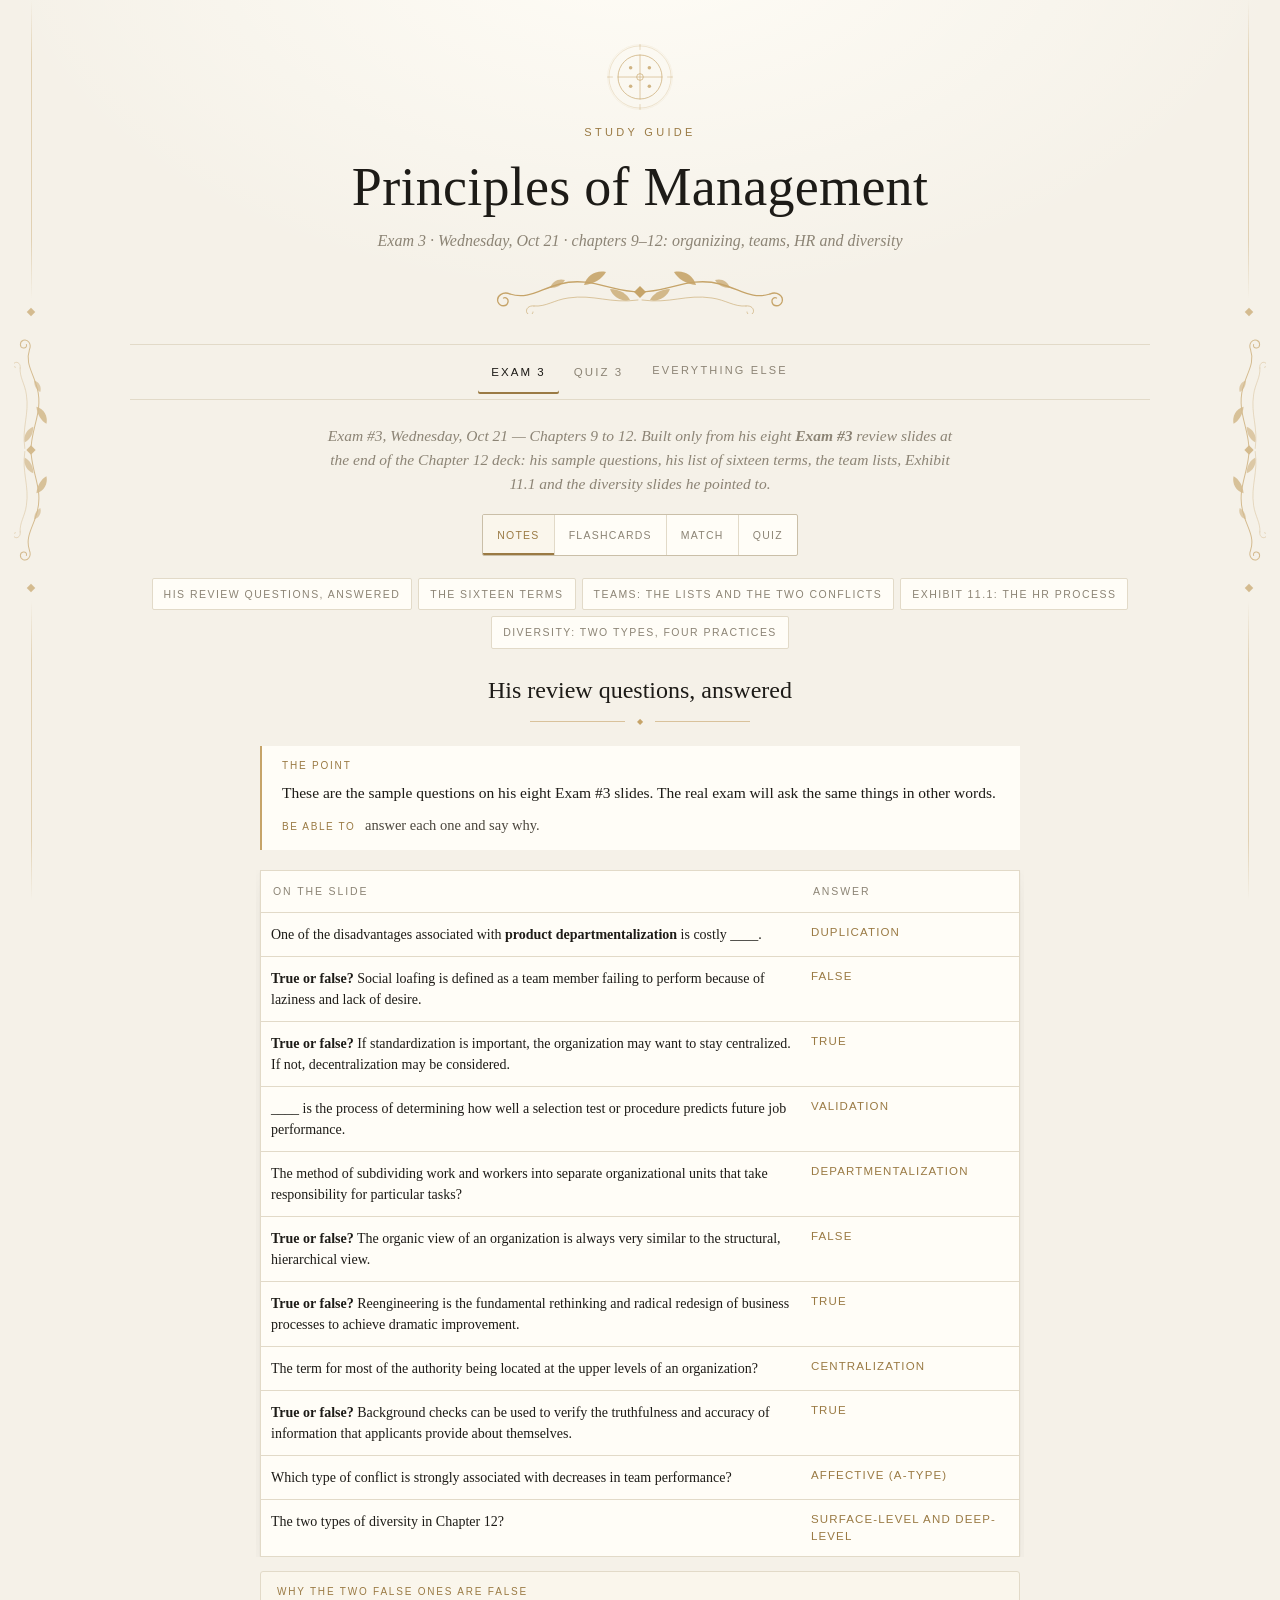
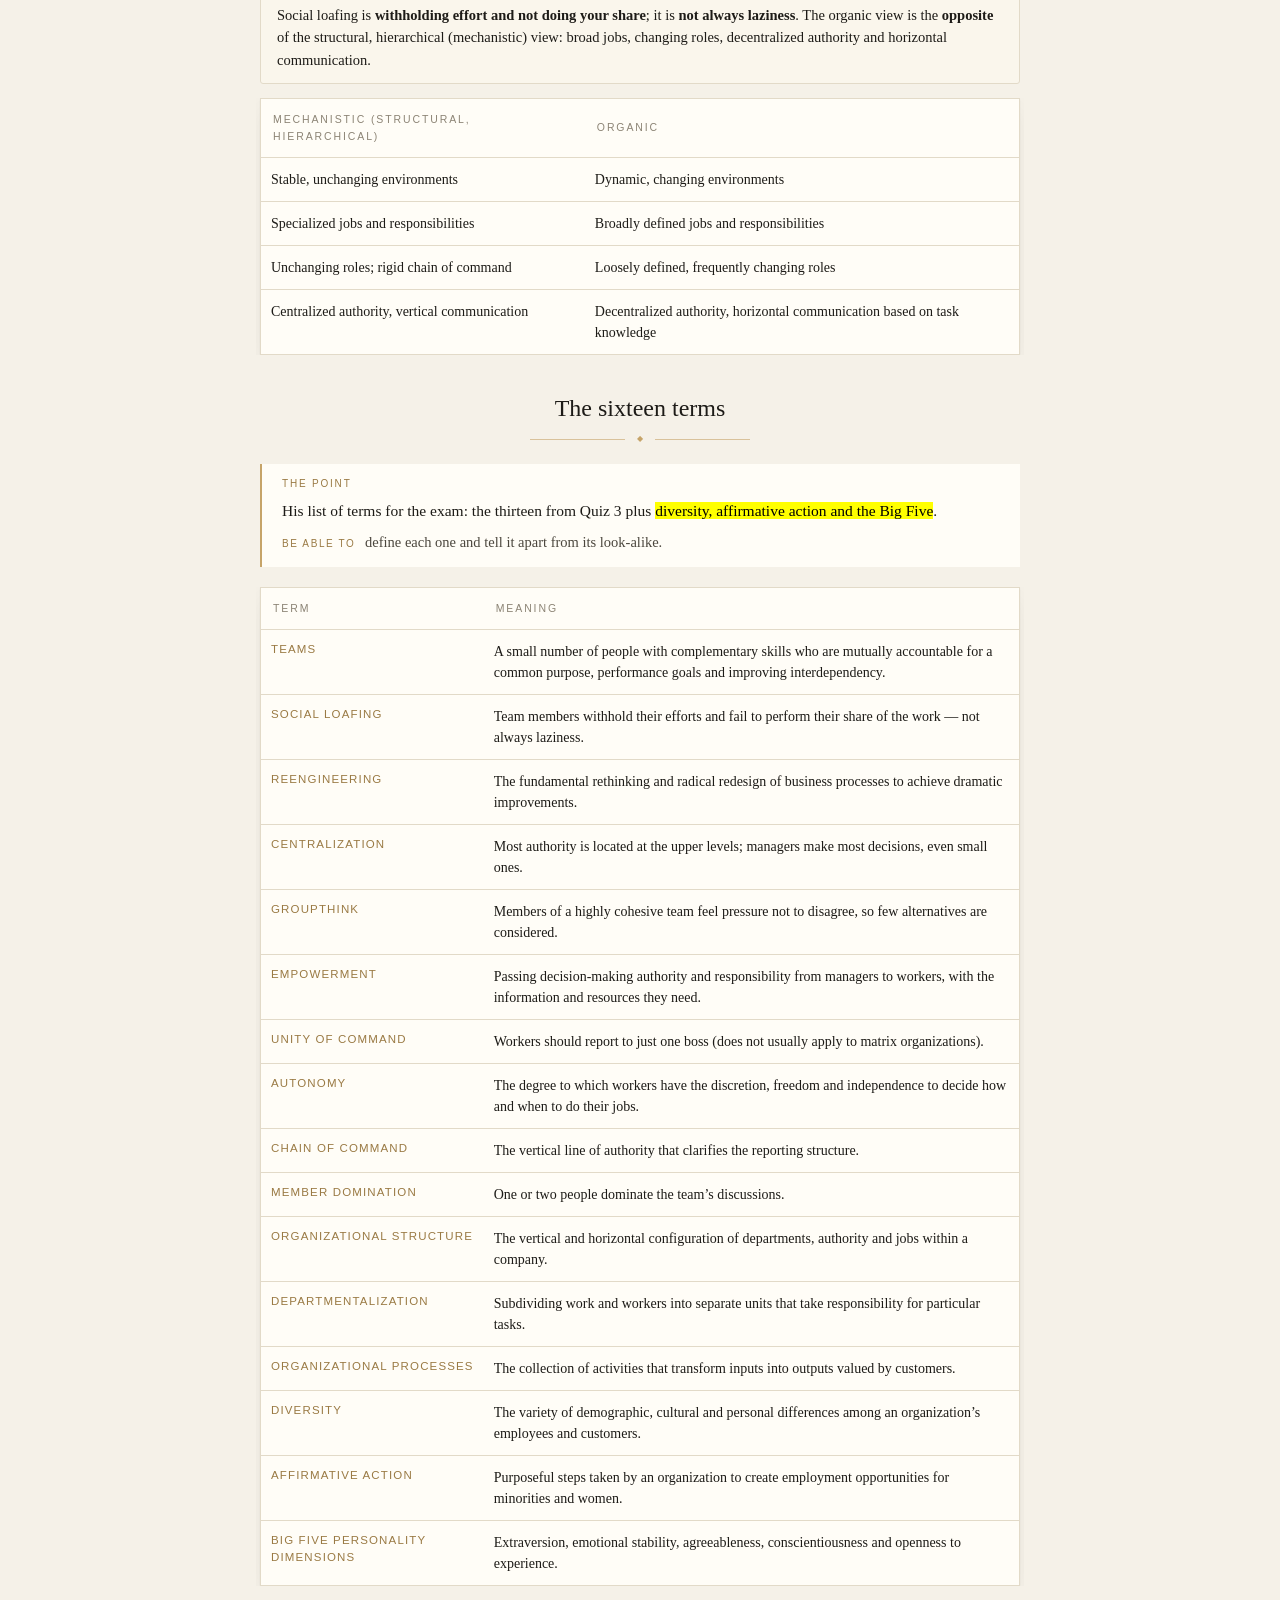
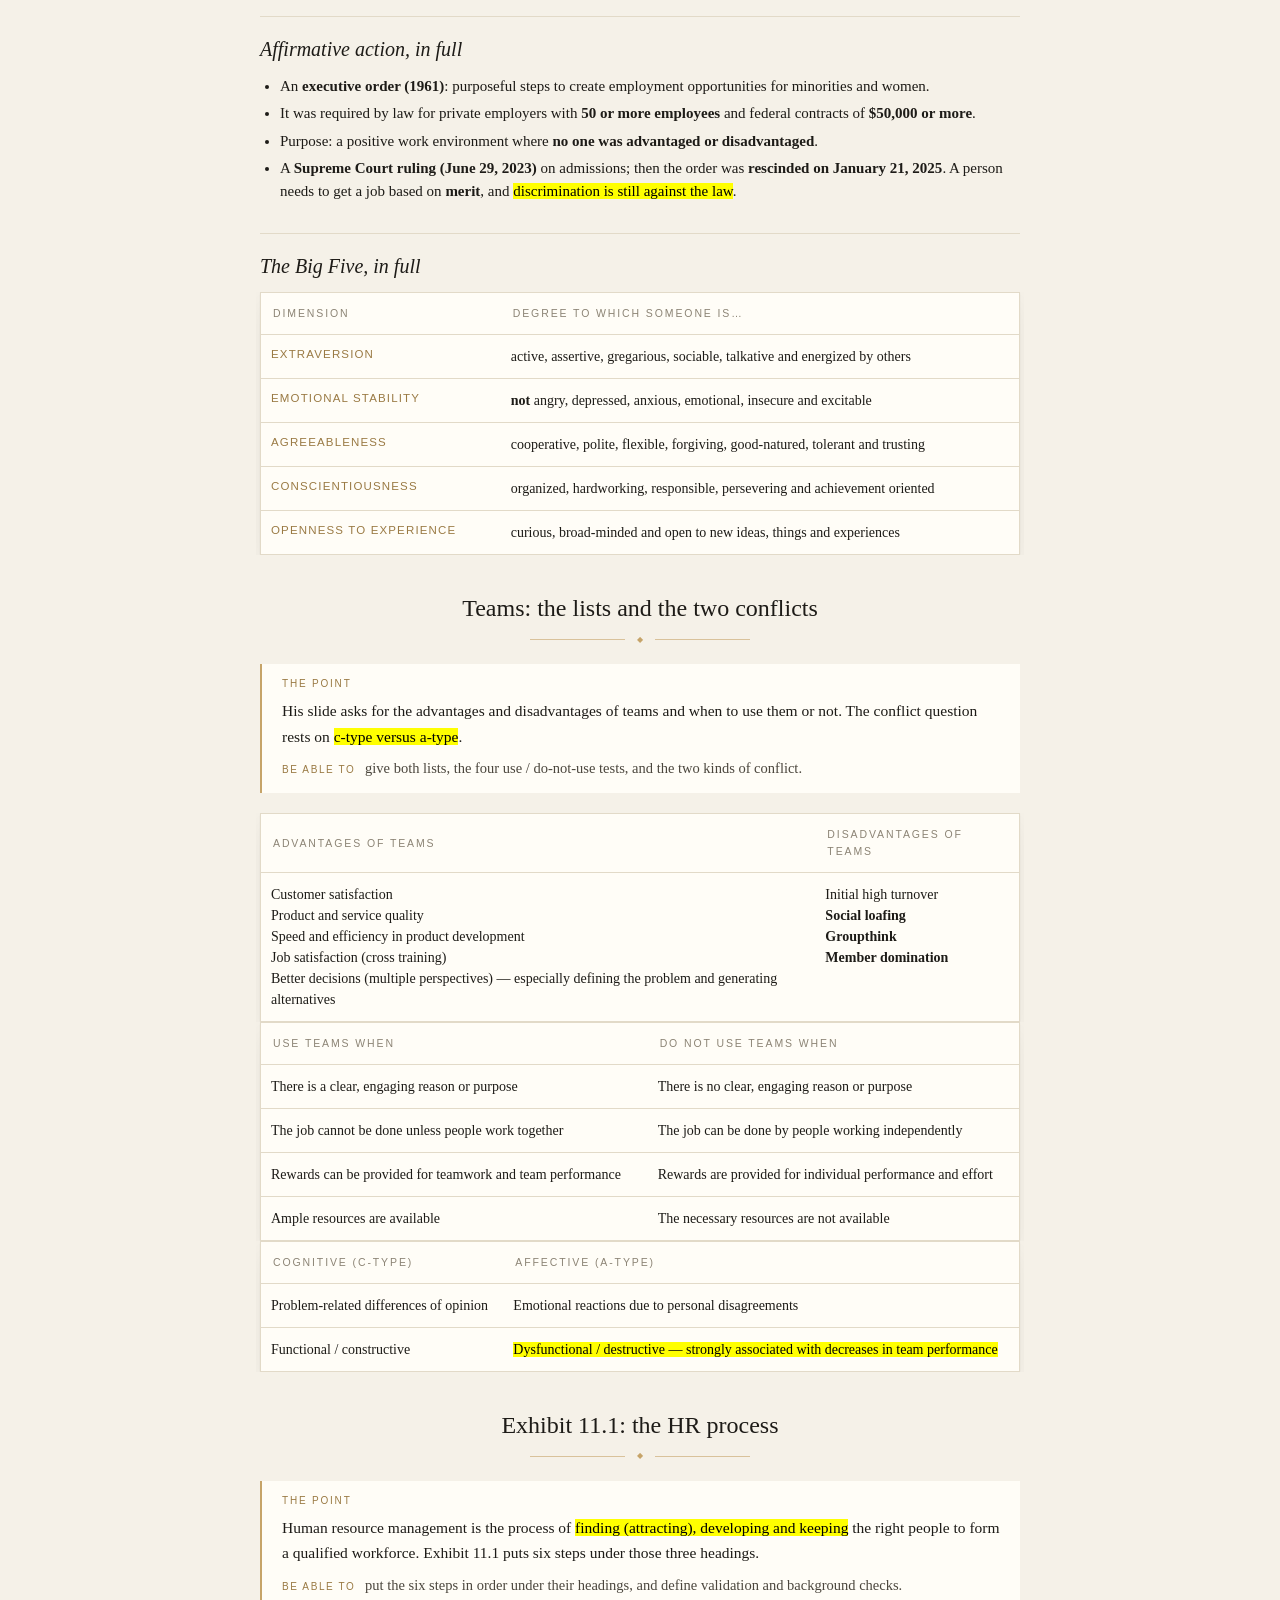
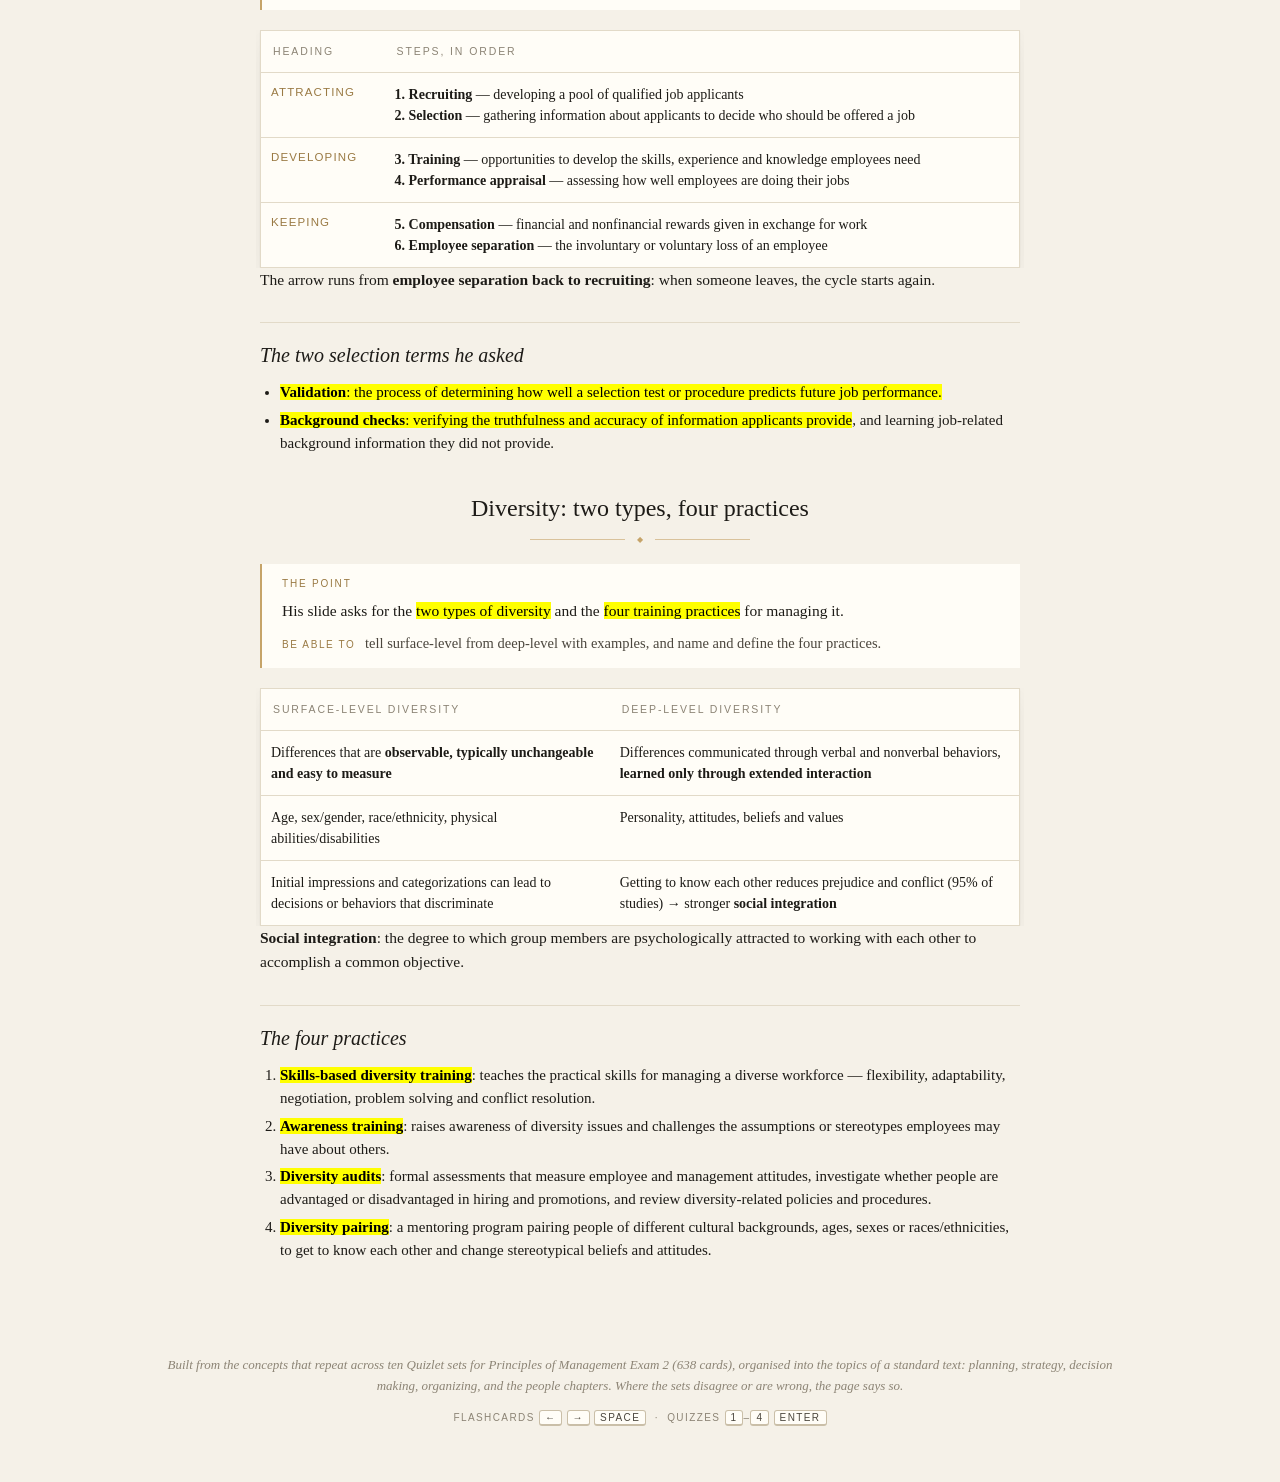
<file: index.html>
<!doctype html>
<html lang="en">
<head>
<meta charset="utf-8">
<meta name="viewport" content="width=device-width, initial-scale=1">
<title>Principles of Management &mdash; Study Guide</title>
<meta name="description" content="Study guide for Principles of Management, Exam 2: planning and goals, decision making, strategic management, organizing, and people and change. Built on the concepts that repeat across ten Quizlet sets, with notes, flashcards, matching, quizzes and a practice exam.">
<meta name="theme-color" content="#f5f1e8">
<link rel="manifest" href="manifest.webmanifest">
<link rel="icon" type="image/png" href="icon.png">
<link rel="apple-touch-icon" href="icon.png">
<meta name="apple-mobile-web-app-capable" content="yes">
<meta name="mobile-web-app-capable" content="yes">
<meta name="apple-mobile-web-app-title" content="Management">
<meta name="apple-mobile-web-app-status-bar-style" content="default">
<meta property="og:type" content="website">
<meta property="og:site_name" content="Principles of Management &mdash; Study Guide">
<meta property="og:url" content="https://daniel-projectt.github.io/mgmt/">
<meta property="og:title" content="Principles of Management &mdash; Study Guide">
<meta property="og:description" content="Exam 2: planning, decision making, strategy, organizing, people and change. Notes, flashcards, match, quizzes and a practice exam, weighted by what ten Quizlet sets agree on.">
<meta property="og:image" content="https://daniel-projectt.github.io/mgmt/preview.png">
<meta property="og:image:width" content="1200">
<meta property="og:image:height" content="630">
<meta name="twitter:card" content="summary_large_image">
<style>
:root{
  --bg:#f5f1e8;
  --surface:#fffdf7;
  --surface-2:#faf6ec;
  --ink:#1d1b17;
  --ink-soft:#4b463d;
  --muted:#8c8475;
  --line:#e2dac8;
  --line-strong:#cabfa8;
  --gold:#9a7a44;
  --gold-soft:#c6a469;
  --ok:#3c6a51;
  --ok-bg:#e8f0ea;
  --bad:#9c3a2d;
  --bad-bg:#f8e7e4;
  --shadow:0 1px 2px rgba(29,27,23,.05), 0 10px 28px rgba(29,27,23,.05);
  --serif:"Palatino Linotype","Book Antiqua",Palatino,Cambria,"Times New Roman",serif;
  --greek:"Palatino Linotype",Cambria,"Times New Roman","Gentium Plus",serif;
  --sans:Optima,Candara,"Segoe UI",-apple-system,BlinkMacSystemFont,"Helvetica Neue",Arial,sans-serif;
}
*,*::before,*::after{box-sizing:border-box}
html{-webkit-text-size-adjust:100%}
body{
  margin:0;
  font-family:var(--serif);
  font-size:17px;line-height:1.6;
  color:var(--ink);
  background-color:var(--bg);
  background-image:radial-gradient(900px 520px at 50% -8%,#fffdf7 0%,rgba(255,253,247,0) 72%);
  background-attachment:fixed;
  -webkit-font-smoothing:antialiased;
}
.wrap{max-width:1060px;margin:0 auto;padding:0 20px;position:relative;z-index:1}
.gk{font-family:var(--greek)}

/* ---------- engraved side rails ---------- */
/* Slim by default (phones): a ruled margin with one diamond.
   Wider screens grow it into the flourish from the masthead, turned on its side. */
.rail{position:fixed;top:0;bottom:0;width:22px;display:none;flex-direction:column;align-items:center;justify-content:center;color:var(--gold-soft);pointer-events:none;z-index:0}
.rail.left{left:0}
.rail.right{right:0;transform:scaleX(-1)}
.rail .stem{flex:1 1 auto;width:1px;min-height:24px;background:linear-gradient(to bottom,transparent,currentColor 20%,currentColor 80%,transparent);opacity:.42}
.rail .bead{flex:0 0 auto;width:6px;height:6px;background:currentColor;transform:rotate(45deg);opacity:.7;margin:10px 0}
.rail .vine{display:none;flex:0 1 auto;width:34px;height:250px;min-height:120px;opacity:.7}
.rail .bead.bot{display:none}
@media (min-height:520px){ .rail{display:flex} }
@media (min-width:1180px) and (min-height:560px){
  .rail{width:62px}
  .rail .vine,.rail .bead.bot{display:block}
  .rail .vine{margin:0}
  .rail .vine{flex:0 1 auto}
}
@media (min-width:1380px){ .rail{width:84px} .rail .vine{width:46px;height:330px} }
@media (min-width:1600px){ .rail{width:104px} .rail .vine{width:56px;height:410px} }

/* ---------- masthead ---------- */
header{text-align:center;padding-block:44px 4px}
.eyebrow{font-family:var(--sans);font-size:11px;letter-spacing:.3em;text-transform:uppercase;color:var(--gold);margin:0 0 16px}
h1{font-weight:400;font-size:clamp(32px,6.2vw,54px);line-height:1.08;margin:0;letter-spacing:.005em}
.sub{margin:12px 0 0;color:var(--muted);font-style:italic;font-size:16px}
.orn{color:var(--gold-soft);display:block;margin:16px auto 0;width:min(320px,82%);height:auto}
.h2{font-weight:400;font-size:23px;text-align:center;margin:36px 0 6px;letter-spacing:.01em}
.h2 + .lead{margin-top:0}
.lead{text-align:center;font-style:italic;color:var(--muted);font-size:15px;max-width:640px;margin:0 auto 18px;line-height:1.55}
.divider{display:flex;align-items:center;gap:12px;justify-content:center;color:var(--gold-soft);margin:6px auto 18px;max-width:220px}
.divider::before,.divider::after{content:"";flex:1;height:1px;background:currentColor;opacity:.6}
.divider span{font-size:8px}

/* ---------- topics + modes ---------- */
.topics{display:flex;flex-wrap:wrap;justify-content:center;gap:2px;margin:26px 0 0;border-top:1px solid var(--line);border-bottom:1px solid var(--line);padding:5px 0}
.topic-btn{font-family:var(--sans);font-size:11.5px;letter-spacing:.18em;text-transform:uppercase;padding:13px 18px;background:none;border:0;color:var(--muted);cursor:pointer;border-radius:2px;transition:color .18s,box-shadow .18s;min-height:44px}
.topic-btn:hover{color:var(--ink)}
.topic-btn[aria-selected="true"]{color:var(--ink);box-shadow:inset 0 -2px 0 var(--gold)}
.intro{text-align:center;font-style:italic;color:var(--muted);margin:24px auto 0;max-width:640px;font-size:15.5px;line-height:1.55}
.modes{display:flex;justify-content:center;margin:18px 0 22px}
.hint{text-align:center;font-family:var(--sans);font-size:11px;letter-spacing:.08em;color:var(--muted);margin:-6px 0 18px;line-height:1.6}
.topic[hidden],.panel[hidden]{display:none}

/* ---------- generic controls ---------- */
.toolbar{display:flex;flex-wrap:wrap;gap:10px 14px;align-items:center;justify-content:center;margin:0 0 22px}
.toolbar.tight{margin:14px 0 0}
.btn{font-family:var(--sans);font-size:11px;letter-spacing:.14em;text-transform:uppercase;padding:11px 17px;min-height:42px;background:var(--surface);border:1px solid var(--line-strong);border-radius:2px;color:var(--ink-soft);cursor:pointer;transition:.18s}
.btn:hover{border-color:var(--gold);color:var(--gold)}
.btn.primary{background:var(--ink);border-color:var(--ink);color:#f7f3ea}
.btn.primary:hover{background:var(--gold);border-color:var(--gold);color:#fffdf7}
.btn:disabled{opacity:.4;cursor:not-allowed}
.seg{display:inline-flex;flex-wrap:wrap;border:1px solid var(--line-strong);border-radius:2px;overflow:hidden;background:var(--surface)}
.seg button{font-family:var(--sans);font-size:10.5px;letter-spacing:.12em;text-transform:uppercase;padding:10px 14px;min-height:40px;background:none;border:0;border-right:1px solid var(--line);color:var(--muted);cursor:pointer;transition:.18s}
.seg button:last-child{border-right:0}
.seg button[aria-pressed="true"]{background:var(--surface-2);color:var(--gold);box-shadow:inset 0 -2px 0 var(--gold)}
.seg button:hover{color:var(--ink)}
.label{font-family:var(--sans);font-size:10.5px;letter-spacing:.16em;text-transform:uppercase;color:var(--muted)}
button:focus-visible,.tile:focus-visible,.answer:focus-visible{outline:2px solid var(--gold);outline-offset:2px}
.spk{background:none;border:0;color:var(--line-strong);cursor:pointer;padding:6px;line-height:0;border-radius:50%;transition:.18s;vertical-align:middle}
.spk:hover{color:var(--gold);background:var(--surface-2)}

/* ---------- engraved bits ---------- */
.engraved{color:#fffdf5;-webkit-text-stroke:.6px rgba(150,118,64,.7);text-shadow:-1px -1px 0 #fff,2px 3px 5px rgba(96,78,48,.28)}
.card-corners{position:relative}
.card-corners .c{position:absolute;width:42px;height:42px;color:var(--gold-soft);opacity:.85;pointer-events:none}
.c.tl{top:6px;left:6px}.c.tr{top:6px;right:6px;transform:scaleX(-1)}.c.bl{bottom:6px;left:6px;transform:scaleY(-1)}.c.br{bottom:6px;right:6px;transform:scale(-1)}

/* ---------- review grid ---------- */
.grid{display:grid;grid-template-columns:repeat(auto-fill,minmax(184px,1fr));gap:14px}
.card{position:relative;background:var(--surface);border:1px solid var(--line);border-radius:3px;padding:20px 14px 16px;text-align:center;box-shadow:var(--shadow)}
.card.masked{cursor:pointer}
.card .num{position:absolute;top:9px;left:12px;font-family:var(--sans);font-size:10px;letter-spacing:.12em;color:var(--muted)}
.card .spk{position:absolute;top:5px;right:6px}
.glyphs{font-family:var(--greek);font-size:46px;line-height:1.15;letter-spacing:.04em}
.glyphs .lo,.lo{color:var(--gold)}
.name{font-family:var(--sans);font-size:11.5px;letter-spacing:.2em;text-transform:uppercase;margin-top:10px}
.tr{font-family:var(--sans);font-size:10.5px;letter-spacing:.1em;color:var(--muted);margin-top:3px}
.sound{font-style:italic;font-size:14.5px;color:var(--ink-soft);margin-top:7px;line-height:1.4}
.veil{filter:blur(9px);transition:filter .25s;user-select:none}
.veil.shown{filter:none}
.note{text-align:center;font-style:italic;color:var(--muted);font-size:14.5px;margin:22px auto 0;max-width:640px;line-height:1.55}

/* ---------- flashcards ---------- */
.flashWrap{max-width:470px;margin:0 auto}
.flash{perspective:1400px;height:350px;cursor:pointer}
.flashInner{position:relative;width:100%;height:100%;transition:transform .55s cubic-bezier(.4,.1,.2,1);transform-style:preserve-3d}
.flash.flipped .flashInner{transform:rotateY(180deg)}
.flash.noanim .flashInner{transition:none}   /* snap back to the front, so the next card's back never shows mid-turn */
.face{position:absolute;inset:0;backface-visibility:hidden;-webkit-backface-visibility:hidden;background:var(--surface);border:1px solid var(--line);border-radius:4px;box-shadow:var(--shadow);display:flex;flex-direction:column;align-items:center;justify-content:center;padding:28px 34px;overflow:auto;text-align:center}
.face.back{transform:rotateY(180deg);background:var(--surface-2)}
.face .big{font-family:var(--greek);font-size:clamp(66px,15vw,104px);line-height:1;letter-spacing:.03em}
.face .mid{font-family:var(--sans);font-size:clamp(22px,5.5vw,34px);letter-spacing:.14em;text-transform:uppercase}
.face .hint{font-family:var(--sans);font-size:10px;letter-spacing:.22em;text-transform:uppercase;color:var(--muted);margin:16px 0 0}
.face .bname{font-family:var(--sans);font-size:12.5px;letter-spacing:.22em;text-transform:uppercase;margin-top:12px}
.face .btr{font-family:var(--sans);font-size:10.5px;letter-spacing:.1em;color:var(--muted);margin-top:5px}
.face .bsound{font-style:italic;font-size:15px;margin-top:9px;color:var(--ink-soft);line-height:1.45}
.face .forms{font-family:var(--greek);font-size:21px;margin-top:10px;color:var(--gold);line-height:1.4}
.progress{height:2px;background:var(--line);margin:18px 0 10px;border-radius:2px;overflow:hidden}
.progress i{display:block;height:100%;background:var(--gold);transition:width .3s}
.counter{text-align:center;font-family:var(--sans);font-size:10.5px;letter-spacing:.18em;color:var(--muted);text-transform:uppercase;margin:0}

/* ---------- match ---------- */
.matchGrid{display:grid;grid-template-columns:1fr 1fr;gap:20px 26px;align-items:start}
.col h3{font-family:var(--sans);font-size:10.5px;letter-spacing:.2em;text-transform:uppercase;color:var(--muted);font-weight:400;margin:0 0 12px;text-align:center}
.tiles{display:grid;grid-template-columns:repeat(auto-fill,minmax(66px,1fr));gap:9px}
.tile{aspect-ratio:1;display:grid;place-items:center;font-family:var(--greek);font-size:31px;background:var(--surface);border:1px solid var(--line);border-radius:3px;cursor:pointer;color:var(--ink);transition:.16s;box-shadow:var(--shadow)}
.tile:hover{border-color:var(--gold-soft)}
.tiles.wide{grid-template-columns:repeat(auto-fill,minmax(126px,1fr))}
.tiles.wide .tile{aspect-ratio:auto;min-height:58px;padding:10px 8px;font-family:var(--sans);font-size:11.5px;letter-spacing:.14em;text-transform:uppercase;text-align:center;line-height:1.35}
.tiles.wide.sound .tile{font-family:var(--serif);font-size:14px;letter-spacing:0;text-transform:none;font-style:italic}
.tile.sel{border-color:var(--gold);box-shadow:0 0 0 2px rgba(154,122,68,.22)}
.tile.done{opacity:.3;pointer-events:none;border-style:dashed;color:var(--ok);border-color:var(--ok)}
.tile.bad{animation:shake .36s;border-color:var(--bad);color:var(--bad);background:var(--bad-bg)}
@keyframes shake{0%,100%{transform:translateX(0)}20%{transform:translateX(-5px)}40%{transform:translateX(5px)}60%{transform:translateX(-3px)}80%{transform:translateX(3px)}}
.scoreline{text-align:center;font-family:var(--sans);font-size:11px;letter-spacing:.16em;text-transform:uppercase;color:var(--muted);margin:0 0 18px}
.scoreline b{color:var(--ink);font-weight:400}
.banner{text-align:center;background:var(--ok-bg);border:1px solid #cbdcd0;color:var(--ok);border-radius:3px;padding:14px;margin:0 0 20px;font-style:italic}

/* ---------- quiz / practice ---------- */
.quizWrap{max-width:680px;margin:0 auto}
.dots{display:flex;flex-wrap:wrap;gap:6px;justify-content:center;margin-bottom:24px}
.dots i{width:7px;height:7px;border-radius:50%;background:var(--line-strong);transition:.2s}
.dots i.on{background:var(--gold);transform:scale(1.35)}
.dots i.ok{background:var(--ok)}
.dots i.no{background:var(--bad)}
.qcard{background:var(--surface);border:1px solid var(--line);border-radius:4px;box-shadow:var(--shadow);padding:34px 30px 30px}
.qnum{font-family:var(--sans);font-size:10px;letter-spacing:.24em;text-transform:uppercase;color:var(--gold);text-align:center}
.qtext{text-align:center;font-size:20px;margin:12px auto 0;line-height:1.45;max-width:520px}
.qglyph{font-family:var(--greek);text-align:center;font-size:82px;line-height:1.15;margin:12px 0 0;letter-spacing:.04em}
.qglyph.word{font-size:58px}
.qglyph.ink{color:var(--ink)}
.meaning{text-align:center;font-style:italic;color:var(--muted);margin:4px 0 16px}
.opts{display:grid;grid-template-columns:1fr 1fr;gap:11px;margin-top:24px}
.opt{position:relative;font-family:var(--serif);font-size:16.5px;background:var(--surface-2);border:1px solid var(--line);border-radius:3px;padding:16px 14px 14px;min-height:54px;cursor:pointer;color:var(--ink);transition:.16s;text-align:center;line-height:1.35}
.opt:hover:not(:disabled){border-color:var(--gold-soft);background:#fff}
.opt.glyph{font-family:var(--greek);font-size:36px;line-height:1.25;padding:14px 10px}
.opt .k{position:absolute;top:6px;left:9px;font-family:var(--sans);font-size:9.5px;letter-spacing:.1em;color:var(--muted);font-style:normal}
.opt.correct{background:var(--ok-bg);border-color:var(--ok);color:var(--ok)}
.opt.wrong{background:var(--bad-bg);border-color:var(--bad);color:var(--bad)}
.opt:disabled{cursor:default}
.feedback{text-align:center;margin-top:20px;font-style:italic;color:var(--ink-soft);min-height:26px;line-height:1.5}
.qfoot{display:flex;justify-content:center;margin-top:16px}
.answer{display:block;width:100%;font-family:var(--greek);font-size:24px;padding:12px 14px;border:1px solid var(--line-strong);border-radius:3px;background:#fff;text-align:center;color:var(--ink)}
.answer::placeholder{font-family:var(--serif);font-style:italic;font-size:16px;color:#b5ad9c}
.answer.ok{border-color:var(--ok);background:var(--ok-bg)}
.answer.bad{border-color:var(--bad);background:var(--bad-bg)}
.keys{display:flex;gap:8px;justify-content:center;margin-top:12px;flex-wrap:wrap}
.keys .ins{font-family:var(--greek);font-size:18px;text-transform:none;letter-spacing:0;padding:8px 16px}
.rh{margin-top:16px;text-align:left;background:var(--surface-2);border:1px solid var(--line);border-radius:3px;padding:12px 16px}
.rh ul{margin:6px 0 0;padding-left:18px;font-size:14.5px;color:var(--ink-soft)}
.rh li{margin:4px 0;line-height:1.45}
.result{text-align:center;background:var(--surface);border:1px solid var(--line);border-radius:4px;box-shadow:var(--shadow);padding:40px 26px 34px}
.result .big{font-size:60px;line-height:1;color:var(--gold)}
.result .rsub{font-family:var(--sans);font-size:11px;letter-spacing:.2em;text-transform:uppercase;color:var(--muted);margin-top:12px}
.result .verdict{font-style:italic;color:var(--ink-soft);margin-top:14px}
.misslist{margin:26px auto 0;max-width:470px;text-align:left;border-top:1px solid var(--line)}
.misslist > div{display:flex;gap:14px;align-items:baseline;padding:10px 2px;border-bottom:1px solid var(--line)}
.misslist .g{font-family:var(--greek);font-size:24px;min-width:74px;letter-spacing:.03em}
.misslist .t{font-size:14.5px;color:var(--ink-soft);font-style:italic;line-height:1.45}
.misslist .t b{font-family:var(--sans);font-size:11px;letter-spacing:.16em;text-transform:uppercase;font-weight:400;color:var(--ink);display:block;font-style:normal}

/* ---------- tables, rule cards, chips ---------- */
.tblwrap{overflow-x:auto;margin:0 -4px;padding:0 4px}
.tbl{width:100%;min-width:560px;border-collapse:collapse;background:var(--surface);border:1px solid var(--line);box-shadow:var(--shadow)}
.tbl th{font-family:var(--sans);font-size:10.5px;letter-spacing:.18em;text-transform:uppercase;color:var(--muted);font-weight:400;padding:12px 12px;border-bottom:1px solid var(--line);text-align:left;white-space:nowrap}
.tbl td{padding:12px;border-bottom:1px solid var(--line);vertical-align:top;font-size:15.5px;line-height:1.5}
.tbl tr:last-child td{border-bottom:0}
.tbl .gk{font-size:27px;line-height:1.2;white-space:nowrap}
.tbl .gk.sm{font-size:21px}
.tbl .gk.forms{white-space:normal;line-height:1.5}
.tbl .gk.forms i{font-style:normal;display:inline-block;min-width:1.9em}
.tbl .it{font-style:italic;color:var(--ink-soft)}
.tbl .mn{font-size:14.5px;color:var(--ink-soft);max-width:300px}
.tbl .kw{font-family:var(--sans);font-size:12px;letter-spacing:.06em;color:var(--gold)}
.tbl .cs{font-family:var(--sans);font-size:11.5px;letter-spacing:.18em;text-transform:uppercase;white-space:nowrap}
.rules{display:grid;grid-template-columns:repeat(auto-fit,minmax(270px,1fr));gap:14px}
.rule{background:var(--surface);border:1px solid var(--line);border-radius:3px;padding:18px 20px;box-shadow:var(--shadow)}
.rule h4{font-family:var(--sans);font-size:10.5px;letter-spacing:.2em;text-transform:uppercase;color:var(--gold);margin:0 0 8px;font-weight:400}
.rule p{margin:0;font-size:15px;line-height:1.5}
.rule .ex{font-style:italic;color:var(--muted);font-size:14.5px;margin-top:6px;line-height:1.55}
.rule .ex .gk{font-style:normal;color:var(--ink);font-size:17px}
.chips{display:flex;flex-wrap:wrap;gap:8px;justify-content:center}
.chip{background:var(--surface);border:1px solid var(--line);border-radius:3px;padding:8px 13px;font-size:14.5px;color:var(--ink-soft);box-shadow:var(--shadow)}
.chip .gk{font-size:21px;color:var(--ink);margin-right:8px}
.chip .tl{font-family:var(--sans);letter-spacing:.06em;color:var(--gold);margin-right:6px}
.chip .gk .lo{color:var(--gold)}

/* ---------- vocabulary ---------- */
.tbl .rk{font-family:var(--sans);font-size:10.5px;letter-spacing:.12em;color:var(--muted);width:1%;padding-top:17px}
.tbl.vocab .kw,.tbl.vocab .it,.tbl.vocab .mn{padding-top:16px}
#vListSeg button{min-width:42px}
.tbl tr.masked{cursor:pointer}
.face .big.vword{font-size:clamp(42px,10.5vw,66px);line-height:1.15}
.face .mid.vmean{font-size:clamp(19px,4.6vw,27px);line-height:1.35}
.face .bname.vgloss{font-size:14px;line-height:1.5}
.tiles.words,.tiles.glosses,.tiles.translits{grid-template-columns:repeat(auto-fill,minmax(128px,1fr))}
.tiles.words .tile,.tiles.glosses .tile,.tiles.translits .tile{aspect-ratio:auto;min-height:60px;padding:10px 8px;text-align:center;line-height:1.3}
.tiles.words .tile{font-family:var(--greek);font-size:23px}
.tiles.glosses .tile{font-family:var(--serif);font-size:14.5px;font-style:italic}
.tiles.translits .tile{font-family:var(--sans);font-size:14px;letter-spacing:.06em}

footer{text-align:center;padding:46px 20px 56px;color:var(--muted);font-size:13px;font-style:italic}
footer .keys{font-family:var(--sans);font-size:10px;letter-spacing:.14em;text-transform:uppercase;font-style:normal;margin-top:12px;color:var(--muted);display:block}
kbd{font-family:var(--sans);font-size:10px;border:1px solid var(--line-strong);border-bottom-width:2px;border-radius:3px;padding:1px 5px;background:var(--surface);color:var(--ink-soft)}

/* below this width the page fills the screen, so make room for the rails */
@media (max-width:1100px){ .wrap{padding:0 34px} }
@media (max-width:640px){
  body{font-size:16px}
  .matchGrid{grid-template-columns:1fr;gap:26px}
  .opts{grid-template-columns:1fr}
  .grid{grid-template-columns:repeat(auto-fill,minmax(146px,1fr))}
  .flash{height:330px}
  .qcard{padding:30px 18px 24px}
  .card-corners .c{width:32px;height:32px}
  .topic-btn{padding:12px 12px;font-size:11px}
}
@media print{
  body{background:#fff;background-image:none}
  .topics,.modes,.toolbar,.spk,footer,.orn,.hint,.intro,.rail{display:none!important}
  .wrap{padding:0}
  .card{break-inside:avoid;box-shadow:none}
  .grid{grid-template-columns:repeat(4,1fr);gap:8px}
  .veil{filter:none!important}
  header{padding-block:0 10px}
}
/* Principles of Management — the Greek base, gold accent, a quartered-circle emblem */

/* ================= additions for the marketing study guide (on top of the Greek base) ================= */
.emblem{display:block;width:66px;height:66px;margin:0 auto 14px;color:var(--gold-soft)}
.topic-btn{padding:13px 13px}
.ask{text-align:center;font-style:italic;color:var(--muted);font-size:14.5px;margin:14px auto 0;max-width:620px;line-height:1.5}
.knowline{text-align:center;margin:0 0 12px}
.know{display:inline-block;font-family:var(--sans);font-size:9.5px;letter-spacing:.2em;text-transform:uppercase;color:var(--gold);border:1px solid var(--gold-soft);border-radius:2px;padding:3px 9px;background:var(--surface)}
.src{display:block;font-family:var(--sans);font-size:10.5px;letter-spacing:.1em;color:var(--muted);margin-top:4px}

/* tables */
.tbl td.head{font-family:var(--sans);font-size:11.5px;letter-spacing:.16em;text-transform:uppercase;color:var(--gold);white-space:nowrap;vertical-align:top}
.tbl td ul{margin:0;padding-left:16px}
.tbl td li{margin:3px 0}
.tbl .sm{font-size:14px}
.tbl.n0{min-width:0}
.tbl td.num{font-variant-numeric:tabular-nums;white-space:nowrap;text-align:right}

/* 2 x 2 grids (buying behavior, value propositions) */
.matrix{display:grid;grid-template-columns:26px 1fr 1fr;gap:10px;margin:16px 0 4px;align-items:stretch}
.mx-h{font-family:var(--sans);font-size:10.5px;letter-spacing:.18em;text-transform:uppercase;color:var(--gold);text-align:center;padding-bottom:2px;align-self:end}
.mx-v{font-family:var(--sans);font-size:10.5px;letter-spacing:.18em;text-transform:uppercase;color:var(--gold);writing-mode:vertical-rl;transform:rotate(180deg);text-align:center;align-self:center;justify-self:center}
.mx-c{background:var(--surface);border:1px solid var(--line);border-radius:3px;padding:14px 16px;font-size:14.5px;line-height:1.5;box-shadow:var(--shadow)}
.mx-c h4{font-family:var(--serif);font-weight:400;font-size:19px;margin:0 0 6px}
.mx-c i{display:block;color:var(--muted);margin-top:6px}
.mx-c .lab{display:none}
@media (max-width:640px){ .matrix{grid-template-columns:1fr} .mx-h,.mx-v,.mx-corner{display:none} .mx-c .lab{display:block;font-family:var(--sans);font-size:9.5px;letter-spacing:.16em;text-transform:uppercase;color:var(--gold);margin:0 0 6px} }
.vp{display:grid;grid-template-columns:26px repeat(3,1fr);gap:8px;margin:14px 0 6px}
.vp .mx-h{align-self:end}
.vp .cell{border:1px solid var(--line);border-radius:3px;padding:12px 10px;text-align:center;font-family:var(--serif);font-size:15px;line-height:1.35;background:var(--surface)}
.vp .cell.win{background:var(--ok-bg);border-color:#cbdcd0;color:var(--ok)}
.vp .cell.lose{background:var(--bad-bg);border-color:#e8c9c4;color:var(--bad)}
.vp .cell.meh{background:var(--surface-2);color:var(--muted)}
.vp .cell small{display:block;font-family:var(--sans);font-size:9.5px;letter-spacing:.14em;text-transform:uppercase;margin-top:4px;opacity:.8}
@media (max-width:640px){ .vp{grid-template-columns:repeat(3,1fr)} .vp .mx-v,.vp .mx-corner{display:none} }

/* steps / flows */
.flow{display:flex;flex-wrap:wrap;gap:8px;align-items:stretch;margin:12px 0}
.flow .step{flex:1 1 220px;background:var(--surface);border:1px solid var(--line);border-radius:3px;padding:10px 12px;font-size:14px;line-height:1.4;box-shadow:var(--shadow);position:relative}
.flow .step > b:first-child{display:block;font-family:var(--sans);font-weight:400;font-size:9.5px;letter-spacing:.18em;text-transform:uppercase;color:var(--gold);margin-bottom:4px}
@media (max-width:640px){ .flow .step{flex-basis:100%} }
.levels{display:grid;gap:8px;margin:12px 0}
.levels .lv{display:grid;grid-template-columns:150px 1fr;gap:14px;background:var(--surface);border:1px solid var(--line);border-radius:3px;padding:12px 14px;box-shadow:var(--shadow);font-size:14.5px;line-height:1.5}
.levels .lv > b:first-child{font-family:var(--serif);font-weight:400;font-size:17px}
@media (max-width:640px){ .levels .lv{grid-template-columns:1fr;gap:4px} }

/* notes */
.secnav{display:flex;flex-wrap:wrap;gap:6px;justify-content:center;margin:0 0 22px}
.secnav a{font-family:var(--sans);font-size:10.5px;letter-spacing:.14em;text-transform:uppercase;color:var(--muted);text-decoration:none;padding:7px 11px;border:1px solid var(--line);border-radius:2px;background:var(--surface)}
.secnav a:hover{color:var(--gold);border-color:var(--gold-soft)}
.note-sec{max-width:760px;margin:0 auto 34px}
.note-sec h2{font-family:var(--serif);font-weight:400;font-size:24px;text-align:center;margin:0 0 4px}
.note-sec h3{font-family:var(--sans);font-weight:400;font-size:11px;letter-spacing:.2em;text-transform:uppercase;color:var(--gold);margin:22px 0 8px}
.note-sec p{margin:0 0 8px;font-size:15.5px;line-height:1.6}
.note-sec ul,.note-sec ol{margin:4px 0 10px;padding-left:20px;font-size:15px;line-height:1.55;color:var(--ink)}
.note-sec li{margin:4px 0}
.note-sec .chips{margin:8px 0 12px}
.quote{margin:12px 0;padding:12px 16px;border-left:2px solid var(--gold-soft);background:var(--surface);font-size:14.5px;line-height:1.55;color:var(--ink-soft);font-style:italic}
.quote small{display:block;font-family:var(--sans);font-size:10.5px;letter-spacing:.08em;color:var(--muted);font-style:normal;margin-top:5px}
.boxrow{display:grid;grid-template-columns:1fr 1fr;gap:14px;margin:12px 0}
.boxrow.four{grid-template-columns:repeat(4,1fr)}
.box{background:var(--surface);border:1px solid var(--line);border-radius:3px;padding:14px 16px;box-shadow:var(--shadow)}
.box h4{font-family:var(--sans);font-weight:400;font-size:10.5px;letter-spacing:.2em;text-transform:uppercase;color:var(--gold);margin:0 0 8px}
.box ul{margin:0;padding-left:18px;font-size:14.5px}
.box p{margin:0 0 8px;font-size:14.5px;line-height:1.5}
.point{border-left:2px solid var(--gold-soft);background:var(--surface);padding:12px 18px 12px 20px;margin:0 0 20px}
.point > b{font-family:var(--sans);font-weight:400;font-size:10px;letter-spacing:.18em;text-transform:uppercase;color:var(--gold);display:block;margin-bottom:6px}
.point p{margin:0;font-size:15.5px;line-height:1.65}
.point p.able{margin-top:8px;font-size:14.5px;color:var(--ink-soft)}
.point p.able b{font-family:var(--sans);font-weight:400;font-size:10px;letter-spacing:.16em;text-transform:uppercase;color:var(--gold);margin-right:6px}
.exam-tip{background:var(--surface-2);border:1px solid var(--line);border-radius:3px;padding:12px 16px;margin:14px 0;font-size:14.5px;line-height:1.55}
.exam-tip b{font-family:var(--sans);font-weight:400;font-size:10px;letter-spacing:.18em;text-transform:uppercase;color:var(--gold);display:block;margin-bottom:4px}
.case{background:var(--surface);border:1px solid var(--line);border-radius:3px;padding:14px 16px;margin:12px 0;box-shadow:var(--shadow);font-size:14.5px;line-height:1.55}
.case b.t{font-family:var(--serif);font-weight:400;font-size:17px;display:block;margin-bottom:4px}
@media (max-width:900px){ .boxrow.four{grid-template-columns:1fr 1fr} }
@media (max-width:640px){ .boxrow,.boxrow.four{grid-template-columns:1fr} }

/* quiz extras */
.opt.tf{font-family:var(--sans);font-size:12px;letter-spacing:.16em;text-transform:uppercase}
.opts.two{grid-template-columns:1fr 1fr}
.qtag{display:inline-block;font-family:var(--sans);font-size:9.5px;letter-spacing:.16em;text-transform:uppercase;color:var(--gold);border:1px solid var(--gold-soft);border-radius:2px;padding:2px 7px;margin:0 2px 8px}
.qtag.sec{font-family:var(--serif);font-size:13px;letter-spacing:0;text-transform:none;color:var(--ink-soft);border-color:var(--line-strong);font-style:italic}
.secch{display:block;font-family:var(--sans);font-size:9.5px;letter-spacing:.16em;text-transform:uppercase;color:var(--gold)}
.qtag.tier{font-family:var(--sans);font-size:9.5px;letter-spacing:.14em;text-transform:uppercase;font-style:normal}
.qtag.tier.t3{color:var(--ink);border-color:var(--gold);background:var(--surface-2)}
.qtag.tier.t2{color:var(--ink);border-color:var(--gold)}
.qtag.tier.t1{color:var(--muted);border-color:var(--line-strong)}
.qtag.tier.t0{color:var(--ink);border-style:dashed;border-color:var(--gold)}
.tsub{display:block;font-family:var(--serif);font-style:italic;font-size:13.5px;color:var(--muted);margin-top:2px;line-height:1.45}
.setnote{max-width:560px;margin:18px auto 0;font-size:14px;line-height:1.55;color:var(--muted);font-style:italic;text-align:center}
.fifty{margin:22px auto 0;max-width:560px;text-align:center}
.fifty .btn{font-size:12px;padding:12px 26px}
.fifty p{max-width:520px;margin:12px auto 0;font-size:14px;line-height:1.55;color:var(--muted);font-style:italic}
.orline{margin:26px auto 4px;font-family:var(--sans);font-size:10px;letter-spacing:.2em;text-transform:uppercase;color:var(--muted);text-align:center}
.setup{max-width:600px;margin:0 auto;text-align:center}
.setup .row{margin:12px 0}
.misslist .g{font-family:var(--serif);font-size:15px;min-width:0;flex:1;letter-spacing:0}
.misslist > div{flex-direction:column;gap:4px}
.misslist .t{font-style:normal}
.misslist .t b{display:inline;font-family:inherit;font-size:inherit;letter-spacing:0;text-transform:none;font-weight:600;color:var(--ink)}

/* text tiles for Match */
.tiles.text{grid-template-columns:1fr;gap:8px}
.tiles.text .tile{aspect-ratio:auto;display:block;min-height:48px;padding:11px 14px;font-family:var(--serif);font-size:15px;line-height:1.4;text-align:left}
.tiles.text.names .tile{font-size:16.5px}
.flash{height:420px}
.face .bsound{font-size:15px;line-height:1.55}
@media (max-width:640px){ .flash{height:440px} }

/* subsections inside a study-guide section */
.note-sec h3.sub{font-family:var(--serif);font-weight:400;font-style:italic;font-size:20px;letter-spacing:0;text-transform:none;color:var(--ink);margin:30px 0 10px;padding-top:16px;border-top:1px solid var(--line)}
.note-sec .divider + h3.sub{margin-top:0;padding-top:0;border-top:0}

/* guide: the handout */
.handout{max-width:760px;margin:0 auto 18px;background:var(--surface);border:1px solid var(--line);border-radius:4px;box-shadow:var(--shadow);padding:34px 40px 26px;text-align:center}
.handout .hcourse{font-family:var(--sans);font-size:10.5px;letter-spacing:.24em;text-transform:uppercase;color:var(--gold)}
.handout h2{font-family:var(--serif);font-weight:400;font-size:27px;margin:10px 0 2px}
.handout .hscope{font-style:italic;color:var(--muted);margin:0 0 16px;font-size:15px}
.handout .hrules{text-align:left;margin:0 auto;padding-left:20px;max-width:600px;font-size:15px;line-height:1.55}
.handout .hrules li{margin:5px 0}
.gsub{display:flex;flex-wrap:wrap;gap:6px;margin-top:10px}
.gsub .btn{padding:6px 10px;min-height:30px;font-size:9.5px;letter-spacing:.12em}
@media (max-width:640px){ .handout{padding:24px 20px 20px} }
.gprog{max-width:820px;margin:0 auto 22px;text-align:center}
.gprog .count{font-family:var(--sans);font-size:10.5px;letter-spacing:.16em;text-transform:uppercase;color:var(--muted)}
.gprog .bar{height:3px;background:var(--line);margin:8px auto 0;max-width:420px;overflow:hidden;border-radius:2px}
.gprog .bar i{display:block;height:100%;background:var(--gold);transition:width .3s}
.gsec{max-width:820px;margin:0 auto 26px}
.gsec h2{font-family:var(--serif);font-weight:400;font-size:22px;text-align:center;margin:0 0 4px}
.gsec .obj{margin:0 0 14px;padding-left:20px;font-size:14.5px;line-height:1.5;color:var(--ink-soft)}
.gsec .obj li{margin:3px 0}
.gitem{display:grid;grid-template-columns:auto 1fr auto;gap:12px 16px;align-items:start;background:var(--surface);border:1px solid var(--line);border-radius:3px;padding:14px 16px;margin:0 0 8px;box-shadow:var(--shadow)}
.gitem input{margin-top:5px;width:17px;height:17px;accent-color:var(--gold);cursor:pointer}
.gitem .gt{font-family:var(--serif);font-size:18px;line-height:1.3}
.gitem .gt .nb{font-family:var(--sans);font-size:9.5px;letter-spacing:.16em;text-transform:uppercase;color:var(--gold);border:1px solid var(--gold-soft);border-radius:2px;padding:1px 6px;margin-left:8px;vertical-align:middle}
.gitem .gs{font-size:14.5px;color:var(--ink-soft);margin-top:6px;line-height:1.5}
.gitem.ok{background:var(--surface-2)}
.gitem.ok .gt{color:var(--muted)}
.gitem .btn{white-space:nowrap}
.flashhit{outline:2px solid var(--gold);outline-offset:3px;transition:outline-color 1.2s}
@media (max-width:640px){ .gtop{grid-template-columns:1fr} .gitem{grid-template-columns:auto 1fr} .gitem .btn{grid-column:2;justify-self:start} }

@media print{
  .secnav,.gitem .btn,.gitem input,.gprog .bar,.emblem{display:none!important}
  .gitem{grid-template-columns:1fr;box-shadow:none;break-inside:avoid;padding:8px 10px}
  .gitem.ok{background:none}
}

/* ---- quiz 3 call-out on the guide ---- */
.q3call{display:flex;flex-wrap:wrap;align-items:center;justify-content:space-between;gap:12px 18px;background:var(--surface);border:1px solid var(--gold-soft,var(--line));border-radius:3px;padding:16px 18px;margin:18px 0;box-shadow:var(--shadow)}
.q3call b{display:block;font-family:var(--serif);font-weight:400;font-size:19px}
.q3call span{display:block;color:var(--muted);font-size:14.5px;font-style:italic;margin-top:2px}
.tbl.q3t th{white-space:normal}
.tbl.q3t td.head{white-space:normal;letter-spacing:.1em}
.tbl.q3t td{padding:11px 10px}

/* ---- two main tabs; the rest under "Everything else" ---- */
.group-btn{font:inherit;font-family:var(--sans);font-size:11px;letter-spacing:.2em;text-transform:uppercase;color:var(--muted);background:none;border:0;border-bottom:2px solid transparent;padding:12px 14px;cursor:pointer}
.group-btn[aria-expanded="true"]{color:var(--ink);border-bottom-color:var(--gold)}
.group-btn:hover{color:var(--ink)}
.topics.sub{margin-top:0;border-top:0;background:var(--surface-2,transparent)}
.topics.sub .topic-btn{font-size:10px;padding-top:9px;padding-bottom:9px}
.topics[hidden]{display:none}
#topic-more .intro{margin-bottom:18px}
</style>
</head>
<body>
<svg width="0" height="0" style="position:absolute;width:0;height:0" aria-hidden="true" focusable="false">
  <symbol id="flourish" viewBox="0 0 320 44">
    <g id="flh" fill="none" stroke="currentColor" stroke-width="1.3" stroke-linecap="round">
      <path d="M160 22 C132 22 110 6 80 14 C60 19 48 30 30 24"/>
      <path d="M30 24 c-7-3-14 2-12 8 c2 5 9 5 10 0 c0.6-3-2-5-4.5-4"/>
      <path d="M158 30 C130 34 114 24 88 28 C74 30 66 37 54 36" stroke-width=".8" opacity=".75"/>
      <path d="M54 36 c-5-1-9 3-7 7 c2 3 6 2 6-1" stroke-width=".8" opacity=".75"/>
      <path d="M104 15 c3-10 12-15 22-13 c-4 7-12 12-22 13z" fill="currentColor" stroke="none" opacity=".9"/>
      <path d="M130 19 c3 8 11 13 20 11 c-3-6-10-11-20-11z" fill="currentColor" stroke="none" opacity=".75"/>
      <path d="M70 18 c2-7 9-10 15-8 c-3 5-8 8-15 8z" fill="currentColor" stroke="none" opacity=".7"/>
    </g>
    <use href="#flh" transform="matrix(-1 0 0 1 320 0)"/>
    <path d="M160 16 l6 6-6 6-6-6z" fill="currentColor"/>
  </symbol>
  <symbol id="corner" viewBox="0 0 60 60">
    <g fill="none" stroke="currentColor" stroke-width="1.2" stroke-linecap="round">
      <path d="M4 58 V26 C4 12 12 4 26 4 H58"/>
      <path d="M12 52 V30 C12 20 20 12 30 12 H52" stroke-width=".7" opacity=".7"/>
      <path d="M26 4 c-9 4-12 15-3 19 c6 3 11-3 8-7 c-2-3-7-1-5 2"/>
    </g>
    <path d="M28 20 c6-3 12-1 14 6 c-6 1-11-1-14-6z" fill="currentColor" opacity=".8"/>
    <path d="M8 8 l4 4-4 4-4-4z" fill="currentColor"/>
  </symbol>
  <!-- masthead seal: a target, for a course whose center is segmentation, targeting and positioning -->
  <symbol id="emblem" viewBox="0 0 120 120">
    <circle cx="60" cy="60" r="59" fill="none" stroke="currentColor" stroke-width=".5" opacity=".35"/>
    <circle cx="60" cy="60" r="56.5" fill="none" stroke="currentColor" stroke-width=".9" opacity=".55"/>
    <circle cx="60" cy="60" r="40" fill="none" stroke="currentColor" stroke-width="1.2"/>
    <g stroke="currentColor" stroke-width="1" stroke-linecap="round"><path d="M60 20v80M20 60h80"/></g>
    <g fill="currentColor" opacity=".8"><circle cx="43" cy="43" r="3.2"/><circle cx="77" cy="43" r="3.2"/><circle cx="43" cy="77" r="3.2"/><circle cx="77" cy="77" r="3.2"/></g>
    <circle cx="60" cy="60" r="6" fill="none" stroke="currentColor" stroke-width="1.2"/>
    <g stroke="currentColor" stroke-width="1" stroke-linecap="round" opacity=".7"><path d="M60 1v9M60 110v9M1 60h9M110 60h9"/></g>
  </symbol>
</svg>

<div class="rail left" aria-hidden="true">
  <span class="stem"></span>
  <span class="bead top"></span>
  <svg class="vine" viewBox="0 0 44 320" aria-hidden="true"><g transform="translate(44,0) rotate(90)"><use href="#flourish" width="320" height="44"/></g></svg>
  <span class="bead bot"></span>
  <span class="stem"></span>
</div>
<div class="rail right" aria-hidden="true">
  <span class="stem"></span>
  <span class="bead top"></span>
  <svg class="vine" viewBox="0 0 44 320" aria-hidden="true"><g transform="translate(44,0) rotate(90)"><use href="#flourish" width="320" height="44"/></g></svg>
  <span class="bead bot"></span>
  <span class="stem"></span>
</div>

<div class="wrap">

  <header>
    <svg class="emblem" viewBox="0 0 120 120" aria-hidden="true"><use href="#emblem"/></svg>
    <p class="eyebrow">Study Guide</p>
    <h1>Principles of Management</h1>
    <p class="sub">Exam 3 &middot; Wednesday, Oct 21 &middot; chapters 9&ndash;12: organizing, teams, HR and diversity</p>
    <svg class="orn" viewBox="0 0 320 44" aria-hidden="true"><use href="#flourish"/></svg>
  </header>

  <nav class="topics" role="tablist" aria-label="Topics">
    <button class="topic-btn" role="tab" data-topic="x3" aria-selected="true">Exam 3</button>
    <button class="topic-btn" role="tab" data-topic="q3" aria-selected="false">Quiz 3</button>
    <button class="group-btn" type="button" id="elseBtn" aria-expanded="false">Everything else</button>
  </nav>
  <nav class="topics sub" id="elseNav" aria-label="Everything else" hidden>
    <button class="topic-btn" role="tab" data-topic="more"     aria-selected="false">Ch. 9&ndash;10 notes</button>
    <button class="topic-btn" role="tab" data-topic="guide"    aria-selected="false">Exam 2 guide</button>
    <button class="topic-btn" role="tab" data-topic="plan"     aria-selected="false">Planning</button>
    <button class="topic-btn" role="tab" data-topic="decide"   aria-selected="false">Decisions</button>
    <button class="topic-btn" role="tab" data-topic="strategy" aria-selected="false">Strategy</button>
    <button class="topic-btn" role="tab" data-topic="organize" aria-selected="false">Organizing</button>
    <button class="topic-btn" role="tab" data-topic="people"   aria-selected="false">People</button>
    <button class="topic-btn" role="tab" data-topic="exam"     aria-selected="false">Practice Exam</button>
  </nav>

  <main>

    <!-- ================= GUIDE ================= -->
    <section class="topic" id="topic-guide" hidden>
      <p class="intro">No handout for this one &mdash; so the guide is what <b>ten Quizlet sets</b> for this exam (638 cards) agree on, grouped by concept and ranked by how many sets test it. Check an item off once you can explain it without looking; <b>Study it</b> jumps to the notes, the small buttons to each subsection.</p>
      <div class="modes"><div class="seg" data-modes="guide">
        <button type="button" data-mode="overview" aria-pressed="true">The review list</button>
      </div></div>
      <div class="panel" data-panel="guide/overview"><div id="guideRoot"></div></div>
    </section>

    <!-- ================= PLANNING ================= -->
    <section class="topic" id="topic-more" hidden>
      <p class="intro">The rest of Chapters 9 and 10 &mdash; not on the last three slides, so not needed for Quiz 3. Here for later.</p>
      <div class="panel" data-panel="more/notes"><div id="moreNotes"></div></div>
    </section>

    <!-- ================= EXAM 3 ================= -->
    <section class="topic" id="topic-x3">
      <p class="intro">Exam #3, Wednesday, Oct 21 &mdash; Chapters 9 to 12. Built only from his eight <b>Exam #3</b> review slides at the end of the Chapter 12 deck: his sample questions, his list of sixteen terms, the team lists, Exhibit 11.1 and the diversity slides he pointed to.</p>
      <div class="modes"><div class="seg" data-modes="x3">
        <button type="button" data-mode="notes" aria-pressed="true">Notes</button>
        <button type="button" data-mode="cards" aria-pressed="false">Flashcards</button>
        <button type="button" data-mode="match" aria-pressed="false">Match</button>
        <button type="button" data-mode="quiz" aria-pressed="false">Quiz</button>
      </div></div>
      <div class="panel" data-panel="x3/notes"><div id="x3Notes"></div></div>
      <div class="panel" data-panel="x3/cards" hidden>
        <p class="hint">Front: the term or the question. Back: the answer. Space flips, arrows move.</p>
        <div class="toolbar"><span class="label">Deck</span><div class="seg" data-decks="x3"></div><button class="btn" type="button" data-shuffle="x3">Shuffle deck</button></div>
        <div id="x3Cards"></div>
      </div>
      <div class="panel" data-panel="x3/match" hidden><p class="hint">Tap a term, then the line that defines it.</p><div id="x3Match"></div></div>
      <div class="panel" data-panel="x3/quiz" hidden><p class="hint">Every Exam 3 question, in a new order each time. Keys <kbd>1</kbd>&ndash;<kbd>4</kbd> answer, <kbd>Enter</kbd> moves on.</p><div id="x3Quiz"></div></div>
    </section>

    <section class="topic" id="topic-q3" hidden>
      <p class="intro">Quiz #3 is Wednesday, October 7, on Chapters 9 and 10. This is only what is on the last three slides: three questions, two lists and thirteen terms.</p>
      <div class="modes"><div class="seg" data-modes="q3">
        <button type="button" data-mode="notes" aria-pressed="true">Notes</button>
        <button type="button" data-mode="cards" aria-pressed="false">Flashcards</button>
        <button type="button" data-mode="match" aria-pressed="false">Match</button>
        <button type="button" data-mode="quiz" aria-pressed="false">Quiz</button>
      </div></div>
      <div class="panel" data-panel="q3/notes"><div id="q3Notes"></div></div>
      <div class="panel" data-panel="q3/cards" hidden>
        <p class="hint">Front: the term. Back: what it means. Space flips, arrows move.</p>
        <div class="toolbar"><span class="label">Deck</span><div class="seg" data-decks="q3"></div><button class="btn" type="button" data-shuffle="q3">Shuffle deck</button></div>
        <div id="q3Cards"></div>
      </div>
      <div class="panel" data-panel="q3/match" hidden><p class="hint">Tap a term, then the line that defines it.</p><div id="q3Match"></div></div>
      <div class="panel" data-panel="q3/quiz" hidden><p class="hint">All 50 questions on the last three slides, in a new order each time. Keys <kbd>1</kbd>&ndash;<kbd>4</kbd> answer, <kbd>Enter</kbd> moves on.</p><div id="q3Quiz"></div></div>
    </section>

    <section class="topic" id="topic-plan" hidden>
      <p class="intro">Planning &amp; Goals: what planning is and why it comes first, the mission and vision, the three levels of goals and plans, the kinds of plans, SMART goals and management by objectives, and planning for what might go wrong.</p>
      <div class="modes"><div class="seg" data-modes="plan">
        <button type="button" data-mode="notes" aria-pressed="true">Notes</button>
        <button type="button" data-mode="cards" aria-pressed="false">Flashcards</button>
        <button type="button" data-mode="match" aria-pressed="false">Match</button>
        <button type="button" data-mode="quiz" aria-pressed="false">Quiz</button>
      </div></div>
      <div class="panel" data-panel="plan/notes"><div id="planNotes"></div></div>
      <div class="panel" data-panel="plan/cards" hidden>
        <p class="hint">Front: the term. Back: what it means. Space flips, arrows move.</p>
        <div class="toolbar"><span class="label">Deck</span><div class="seg" data-decks="plan"></div><button class="btn" type="button" data-shuffle="plan">Shuffle deck</button></div>
        <div id="planCards"></div>
      </div>
      <div class="panel" data-panel="plan/match" hidden><p class="hint">Tap a term, then the line that defines it.</p><div id="planMatch"></div></div>
      <div class="panel" data-panel="plan/quiz" hidden><p class="hint">Multiple choice, true/false and application questions. Keys <kbd>1</kbd>&ndash;<kbd>4</kbd> answer, <kbd>Enter</kbd> moves on.</p><div id="planQuiz"></div></div>
    </section>

    <!-- ================= DECISIONS ================= -->
    <section class="topic" id="topic-decide" hidden>
      <p class="intro">Decision Making: the rational model and its steps, the ways real decisions fall short of it, programmed against nonprogrammed decisions and how much you know when you make them, the four decision styles and the biases, and deciding in groups.</p>
      <div class="modes"><div class="seg" data-modes="decide">
        <button type="button" data-mode="notes" aria-pressed="true">Notes</button>
        <button type="button" data-mode="cards" aria-pressed="false">Flashcards</button>
        <button type="button" data-mode="match" aria-pressed="false">Match</button>
        <button type="button" data-mode="quiz" aria-pressed="false">Quiz</button>
      </div></div>
      <div class="panel" data-panel="decide/notes"><div id="decideNotes"></div></div>
      <div class="panel" data-panel="decide/cards" hidden>
        <div class="toolbar"><span class="label">Deck</span><div class="seg" data-decks="decide"></div><button class="btn" type="button" data-shuffle="decide">Shuffle deck</button></div>
        <div id="decideCards"></div>
      </div>
      <div class="panel" data-panel="decide/match" hidden><div id="decideMatch"></div></div>
      <div class="panel" data-panel="decide/quiz" hidden><div id="decideQuiz"></div></div>
    </section>

    <!-- ================= STRATEGY ================= -->
    <section class="topic" id="topic-strategy" hidden>
      <p class="intro">Strategic Management: the five-step process and competitive advantage, SWOT and scanning the environment, Porter&rsquo;s five forces and his competitive strategies, and the BCG matrix with the grand strategies.</p>
      <div class="modes"><div class="seg" data-modes="strategy">
        <button type="button" data-mode="notes" aria-pressed="true">Notes</button>
        <button type="button" data-mode="cards" aria-pressed="false">Flashcards</button>
        <button type="button" data-mode="match" aria-pressed="false">Match</button>
        <button type="button" data-mode="quiz" aria-pressed="false">Quiz</button>
      </div></div>
      <div class="panel" data-panel="strategy/notes"><div id="strategyNotes"></div></div>
      <div class="panel" data-panel="strategy/cards" hidden>
        <div class="toolbar"><span class="label">Deck</span><div class="seg" data-decks="strategy"></div><button class="btn" type="button" data-shuffle="strategy">Shuffle deck</button></div>
        <div id="strategyCards"></div>
      </div>
      <div class="panel" data-panel="strategy/match" hidden><div id="strategyMatch"></div></div>
      <div class="panel" data-panel="strategy/quiz" hidden><div id="strategyQuiz"></div></div>
    </section>

    <!-- ================= ORGANIZING ================= -->
    <section class="topic" id="topic-organize" hidden>
      <p class="intro">Organizing: the organization chart and its dimensions, the types of structure from functional to matrix to virtual, authority and delegation, and organizational culture.</p>
      <div class="modes"><div class="seg" data-modes="organize">
        <button type="button" data-mode="notes" aria-pressed="true">Notes</button>
        <button type="button" data-mode="cards" aria-pressed="false">Flashcards</button>
        <button type="button" data-mode="match" aria-pressed="false">Match</button>
        <button type="button" data-mode="quiz" aria-pressed="false">Quiz</button>
      </div></div>
      <div class="panel" data-panel="organize/notes"><div id="organizeNotes"></div></div>
      <div class="panel" data-panel="organize/cards" hidden>
        <div class="toolbar"><span class="label">Deck</span><div class="seg" data-decks="organize"></div><button class="btn" type="button" data-shuffle="organize">Shuffle deck</button></div>
        <div id="organizeCards"></div>
      </div>
      <div class="panel" data-panel="organize/match" hidden><div id="organizeMatch"></div></div>
      <div class="panel" data-panel="organize/quiz" hidden><div id="organizeQuiz"></div></div>
    </section>

    <!-- ================= PEOPLE ================= -->
    <section class="topic" id="topic-people" hidden>
      <p class="intro">People &amp; Change: the material only a few of the ten sets reach &mdash; managing change, motivation, human resources, groups and leadership, and doing business across borders. Lighter weight, but on the page in case his exam goes there.</p>
      <div class="modes"><div class="seg" data-modes="people">
        <button type="button" data-mode="notes" aria-pressed="true">Notes</button>
        <button type="button" data-mode="cards" aria-pressed="false">Flashcards</button>
        <button type="button" data-mode="match" aria-pressed="false">Match</button>
        <button type="button" data-mode="quiz" aria-pressed="false">Quiz</button>
      </div></div>
      <div class="panel" data-panel="people/notes"><div id="peopleNotes"></div></div>
      <div class="panel" data-panel="people/cards" hidden>
        <div class="toolbar"><span class="label">Deck</span><div class="seg" data-decks="people"></div><button class="btn" type="button" data-shuffle="people">Shuffle deck</button></div>
        <div id="peopleCards"></div>
      </div>
      <div class="panel" data-panel="people/match" hidden><div id="peopleMatch"></div></div>
      <div class="panel" data-panel="people/quiz" hidden><div id="peopleQuiz"></div></div>
    </section>

    <!-- ================= PRACTICE EXAM ================= -->
    <section class="topic" id="topic-exam" hidden>
      <p class="intro">Questions from all five topics. Every one is labelled by how many of the ten Quizlet sets test it, so you can drill the concepts most of them agree on &mdash; or the ones few of them reach. Reshuffled each run, with the reason behind every answer.</p>
      <div class="modes"><div class="seg" data-modes="exam">
        <button type="button" data-mode="mock" aria-pressed="true">Practice exam</button>
      </div></div>
      <div class="panel" data-panel="exam/mock"><div id="mockExam"></div></div>
    </section>

  </main>

  <footer>
    <p>Built from the concepts that repeat across ten Quizlet sets for Principles of Management Exam 2 (638 cards), organised into the topics of a standard text: planning, strategy, decision making, organizing, and the people chapters. Where the sets disagree or are wrong, the page says so.</p>
    <span class="keys">Flashcards <kbd>&larr;</kbd> <kbd>&rarr;</kbd> <kbd>Space</kbd> &nbsp;&middot;&nbsp; Quizzes <kbd>1</kbd>&ndash;<kbd>4</kbd> <kbd>Enter</kbd></span>
  </footer>

</div>
<script>
(function(){
"use strict";
/* ================================================================ the course
   There is no handout for this exam. The guide is what ten Quizlet sets for it
   (638 cards) agree on, grouped by concept and ranked by how many sets test
   each one. That ranking is what "Tier" means everywhere on this page.        */
var COURSE = {
 code:"Principles of Management", term:"Exam 2",
 exam:"What ten Quizlet sets agree on",
 scope:"638 cards from ten sets for this exam, grouped by concept. A concept in <b>five or more</b> sets is the safest bet; in <b>four</b> or <b>three</b>, likely; in <b>fewer</b>, on the page in case",
 rules:[
  "Learn the Tier 1 concepts cold — five to seven of the ten sets test each of them.",
  "Know the order of a process (the decision steps, the strategic management steps), not the number of steps — the sets count them differently.",
  "Where the sets disagree, the page says which answer to give and why; where a set is wrong, the page says that too.",
  "The People tab is the material only a few sets reach — study it last, unless his class went there."],
 about:"Each heading below is a concept group from the ten sets, with the tier it earned. Every question and flashcard on the page is tagged with its section and its tier, so the practice exam can drill by either."
};

var GUIDE = {sections:[
 {h:"Planning & Goals", tp:"plan", items:[
  {id:"g-plan-polc", t:"Planning and the Four Functions", a:"plan-polc",
   short:"Planning, organizing, leading, controlling. Planning is the most fundamental — setting goals and deciding how to achieve them — and it starts from the mission. Goals are future ends; plans are today’s means.",
   subs:[["POLC", "plan-polc"], ["Goals vs plans", "plan-goalsplans"]]},
  {id:"g-plan-mission", t:"Mission, Vision and Values", a:"plan-mission",
   short:"The mission says why the organization exists; the vision says what it wants to become; values say how it behaves. The mission is the foundation the rest of planning comes from.",
   subs:[["The three statements", "plan-mission"]]},
  {id:"g-plan-levels", t:"Levels of Goals and Plans", a:"plan-levels",
   short:"Strategic — top management, the whole organization, long term. Tactical — middle management, departments carrying out the strategy. Operational — first-line management, short-term specific tasks. Also corporate, business and functional levels.",
   subs:[["The three levels", "plan-levels3"], ["Time frames", "plan-time"]]},
  {id:"g-plan-types", t:"Standing and Single-Use Plans", a:"plan-types",
   short:"Standing plans repeat: policy (broad guideline), procedure (steps in order), rule (specific required action). Single-use plans are for one occasion: program, project, budget.",
   subs:[["Standing plans", "plan-standing"], ["Single-use plans", "plan-single"]]},
  {id:"g-plan-smart", t:"SMART Goals, MBO and Stretch Goals", a:"plan-smart",
   short:"SMART goals; management by objectives — jointly set goals, then use them to evaluate — from Drucker; management by means; stretch goals and BHAGs; cascading goals.",
   subs:[["SMART", "plan-smartlist"], ["MBO", "plan-mbo"], ["Stretch goals", "plan-stretch"]]},
  {id:"g-plan-contingency", t:"Contingency, Scenario and Crisis Planning", a:"plan-contingency",
   short:"Contingency plans are the alternatives for when things go wrong; scenario planning imagines several futures; crisis planning covers prevention and preparation.",
   subs:[["The three", "plan-contingency"]]}]},

 {h:"Decision Making", tp:"decide", items:[
  {id:"g-dec-process", t:"The Rational Decision-Making Process", a:"dec-process",
   short:"Identify the problem or opportunity first → generate alternatives → evaluate and choose → implement → evaluate the result. The rational (classical) model is how managers should decide: logical, optimal. Know the order, not the step count.",
   subs:[["The steps", "dec-steps"], ["The rational model", "dec-rational"]]},
  {id:"g-dec-nonrational", t:"Bounded Rationality, Satisficing and Intuition", a:"dec-nonrational",
   short:"Real decisions are bounded by time, information and capacity. Satisficing takes the first good-enough option. Intuition decides from experience. Evidence-based management decides from the best available facts.",
   subs:[["Satisficing", "dec-satisficing"], ["Intuition and evidence", "dec-intuition"]]},
  {id:"g-dec-types", t:"Programmed vs Nonprogrammed, and How Much You Know", a:"dec-types",
   short:"Programmed decisions are routine and recurring, handled by rules; nonprogrammed are unique and unstructured. Decisions are made under certainty, risk, uncertainty or ambiguity — a scale of decreasing information.",
   subs:[["Programmed vs nonprogrammed", "dec-programmed"], ["Certainty to ambiguity", "dec-conditions"]]},
  {id:"g-dec-styles", t:"Decision Styles and Biases", a:"dec-styles",
   short:"Directive, analytical, conceptual and behavioral styles, from value orientation and tolerance for ambiguity. And the traps: escalation of commitment and sunk cost, plus the other common biases.",
   subs:[["The four styles", "dec-styles4"], ["Biases", "dec-biases"]]},
  {id:"g-dec-group", t:"Group Decision Making and Groupthink", a:"dec-group",
   short:"Groups bring more knowledge and perspectives; they also suffer from domination by one person, groupthink, satisficing and goal displacement. Groupthink: the wish for unanimity overrides realistic appraisal. Brainstorming holds criticism.",
   subs:[["Pros and cons", "dec-prosons"], ["Groupthink", "dec-groupthink"], ["Brainstorming", "dec-brainstorm"]]}]},

 {h:"Strategic Management", tp:"strategy", items:[
  {id:"g-str-process", t:"The Strategic Management Process and Competitive Advantage", a:"str-process",
   short:"Establish the mission and vision → assess the current reality → formulate the grand strategy → implement → maintain strategic control. Competitive advantage is what sets the organization apart; strategic positioning preserves what is distinctive.",
   subs:[["The five steps", "str-steps"], ["Competitive advantage", "str-advantage"]]},
  {id:"g-str-swot", t:"SWOT and Environmental Scanning", a:"str-swot",
   short:"Strengths and weaknesses are internal; opportunities and threats are external. Environmental scanning watches the macroenvironment (PESTEL) and the task environment; competitive intelligence watches rivals; trend analysis projects the past forward.",
   subs:[["SWOT", "str-swotgrid"], ["Scanning and PESTEL", "str-scan"]]},
  {id:"g-str-porter", t:"Porter’s Five Forces and Competitive Strategies", a:"str-porter",
   short:"Five forces: new entrants, substitutes, supplier power, buyer power, rivalry. Four competitive strategies: cost leadership, differentiation, cost focus, focused differentiation.",
   subs:[["Five forces", "str-forces"], ["Competitive strategies", "str-generic"]]},
  {id:"g-str-bcg", t:"The BCG Matrix and Grand Strategies", a:"str-bcg",
   short:"Stars (high growth, high share), cash cows (low growth, high share), question marks (high growth, low share), dogs (low, low). Grand strategies: growth, stability, defensive. Diversification and vertical integration.",
   subs:[["BCG", "str-bcggrid"], ["Grand strategies", "str-grand"]]}]},

 {h:"Organizing", tp:"organize", items:[
  {id:"g-org-structure", t:"Organizational Structure and the Org Chart", a:"org-structure",
   short:"The chart shows vertical hierarchy and horizontal specialization. Span of control, tall versus flat, centralized versus decentralized, unity of command, line versus staff.",
   subs:[["The chart", "org-chart"], ["Span, height, centralization", "org-span"]]},
  {id:"g-org-types", t:"Types of Organizational Structure", a:"org-types",
   short:"Simple, functional (by specialty), divisional (product, customer, geographic), matrix (two bosses), team-based, network or virtual. Mechanistic versus organic.",
   subs:[["The types", "org-typeslist"], ["Mechanistic vs organic", "org-organic"]]},
  {id:"g-org-authority", t:"Authority, Responsibility and Delegation", a:"org-authority",
   short:"Authority is the right to make decisions; responsibility the obligation to perform; accountability the duty to report. Delegate authority — responsibility stays with the manager.",
   subs:[["Delegation", "org-authority"]]},
  {id:"g-org-culture", t:"Organizational Culture", a:"org-culture",
   short:"The shared beliefs and values that guide behavior. Three levels — artifacts, espoused values, basic assumptions — and four types from the competing values framework.",
   subs:[["Culture", "org-culture"]]}]},

 {h:"People & Change", tp:"people", items:[
  {id:"g-ppl-change", t:"Managing Change", a:"ppl-change",
   short:"Lewin’s three stages — unfreeze, change, refreeze. Why people resist, and the learning organization.",
   subs:[["Lewin", "ppl-lewin"]]},
  {id:"g-ppl-motivation", t:"Motivation", a:"ppl-motivation",
   short:"Maslow’s hierarchy, expectancy theory (expectancy, instrumentality, valence), goal-setting theory, and job enrichment through autonomy.",
   subs:[["The theories", "ppl-motivation"]]},
  {id:"g-ppl-hr", t:"Human Resources", a:"ppl-hr",
   short:"Job analysis, job description and job specification; EEO and Title VII; structured, unstructured and behavioral interviews.",
   subs:[["HR", "ppl-hr"]]},
  {id:"g-ppl-groups", t:"Groups, Communication and Leadership", a:"ppl-groups",
   short:"Groups versus teams and the stages of development; norms; media richness and the grapevine; the five sources of power and the leadership styles.",
   subs:[["Groups", "ppl-groupsdev"], ["Communication", "ppl-comm"], ["Leadership", "ppl-lead"]]},
  {id:"g-ppl-global", t:"Global Business and Culture", a:"ppl-global",
   short:"Tariffs and quotas; the ways to enter a foreign market from exporting to a wholly owned subsidiary, the most costly; Hofstede’s dimensions; monochronic and polychronic time.",
   subs:[["Entering a market", "ppl-entry"], ["Culture", "ppl-hofstede"]]}]}
]};

/* ================================================================ planning
   Planning & Goals. Six sections, from the concept groups the ten sets share.  */
var CH = {};
CH.plan = {n:5, title:"Planning & Goals", short:"Planning",
 notes:[
  {id:"plan-polc", h:"Planning and the Four Functions", body:
   '<div class="point"><b>The point</b><p>Management is four functions — <b>planning, organizing, leading, controlling</b> — and <b>planning is the most fundamental</b>, because the other three exist to carry out what was planned. Planning means <b>setting goals and deciding how to achieve them</b>, and it begins from the organization&rsquo;s mission.</p><p class="able"><b>Be able to</b> name the four functions, define planning, say why it comes first, and tell a goal from a plan.</p></div>'+
   '<p class="knowline"><span class="know">In five of the ten sets</span></p>'+
   '<div class="boxrow four"><div class="box"><h4>Planning</h4><p>Set goals and decide how to achieve them.</p></div><div class="box"><h4>Organizing</h4><p>Arrange tasks, people and resources to do the work.</p></div><div class="box"><h4>Leading</h4><p>Motivate, direct and influence people to work toward the goals.</p></div><div class="box"><h4>Controlling</h4><p>Monitor performance, compare it with the goals, and correct as needed.</p></div></div>'+
   '<ul><li><b>Planning</b> is <b>setting objectives and deciding how to reach them</b> — coping with uncertainty by formulating future courses of action.</li>'+
   '<li>It is the <b>most fundamental</b> function: organizing, leading and controlling all follow from it.</li>'+
   '<li>The <b>planning/control cycle</b>: make the plan, carry it out, control the direction by comparing results with the plan, then correct — either by fixing the deviation or by changing the plan.</li>'+
   '<li>Planning starts from the <b>mission</b> — the foundation from which all other planning comes.</li></ul>'+
   '<h3 class="sub" id="plan-goalsplans">Goals versus plans</h3>'+
   '<p>A <b>goal</b> (or objective) is a specific commitment to achieve a measurable result within a stated period — a <b>future end</b>. A <b>plan</b> is the document that outlines how the goal will be achieved — <b>today&rsquo;s means</b>. Goals say <i>what</i>; plans say <i>how</i>.</p>'+
   '<div class="exam-tip"><b>A set gets this wrong</b>One Quizlet answers &ldquo;the foundation all other planning comes from&rdquo; with <i>goals</i>. The usual answer is the <b>mission</b> — goals are derived from it, not the other way round.</div>'+
   '<h3 class="sub" id="plan-process">The organizational planning process</h3>'+
   '<div class="flow"><div class="step"><b>1 &middot; Develop the plan</b>Mission, vision, values and goals.</div><div class="step"><b>2 &middot; Translate the plan</b>Strategy maps, action plans, contingency plans.</div><div class="step"><b>3 &middot; Plan operations</b>Department and unit goals &mdash; SMART goals, MBO.</div><div class="step"><b>4 &middot; Execute the plan</b>Carry it out and manage performance against it.</div><div class="step"><b>5 &middot; Monitor and learn</b>Review the results, compare, correct.</div></div>'+
   '<div class="exam-tip"><b>The sets disagree on step 4</b>One Quizlet calls it <i>execute the plan</i>; another calls it <i>performance management</i>. It is the same step &mdash; carry the plan out and manage performance against it. Give whichever your textbook uses.</div>'},

  {id:"plan-mission", h:"Mission, Vision and Values", body:
   '<div class="point"><b>The point</b><p>Three statements sit at the top of planning. The <b>mission</b> says <b>why the organization exists</b> — its purpose, what it does and whom it serves. The <b>vision</b> says <b>what it wants to become</b> — a long-term direction. <b>Values</b> say how it will behave on the way.</p><p class="able"><b>Be able to</b> define each statement, tell mission from vision, and say what a good mission statement does for people.</p></div>'+
   '<p class="knowline"><span class="know">In seven of the ten sets — the most-covered concept on the page</span></p>'+
   '<div class="tblwrap"><table class="tbl"><thead><tr><th>Statement</th><th>Answers</th><th>What it contains</th></tr></thead><tbody>'+
   '<tr><td class="head">Mission</td><td class="sm"><b>Why do we exist?</b></td><td class="sm">The organization&rsquo;s purpose or reason for being: its basic product or service, its purpose, and what it does. When a question offers those three and &ldquo;all of the above,&rdquo; it is all of the above.</td></tr>'+
   '<tr><td class="head">Vision</td><td class="sm"><b>What do we want to become?</b></td><td class="sm">A long-term goal describing the future — clear and compelling, meant to inspire.</td></tr>'+
   '<tr><td class="head">Values</td><td class="sm"><b>How will we behave?</b></td><td class="sm">The core priorities and beliefs the organization commits to.</td></tr>'+
   '</tbody></table></div>'+
   '<p>A well-designed mission statement <b>raises motivation and performance</b>: people work harder for a purpose they understand. And the mission is the <b>foundation</b> — the vision, goals and plans are all derived from it.</p>'},

  {id:"plan-levels", h:"Levels of Goals and Plans", body:
   '<div class="point"><b>The point</b><p>Goals and plans cascade down three levels of management, each shorter in range and narrower in scope than the one above. <b>Strategic</b> is the whole organization over years; <b>tactical</b> is a department over months; <b>operational</b> is a unit over weeks. Which manager, which scope, which time frame — that is what gets tested.</p><p class="able"><b>Be able to</b> match each level to its managers, its scope and its time frame, and use the alternative corporate / business / functional framing.</p></div>'+
   '<p class="knowline"><span class="know">In seven of the ten sets</span></p>'+
   '<h3 class="sub" id="plan-levels3">The three levels</h3>'+
   '<div class="tblwrap"><table class="tbl"><thead><tr><th>Level</th><th>Who</th><th>Scope</th><th>Time frame</th></tr></thead><tbody>'+
   '<tr><td class="head">Strategic</td><td class="sm"><b>Top management</b></td><td class="sm">The <b>whole organization</b> — its long-term goals and the mission. <b>Not</b> department-specific.</td><td class="sm"><b>1 to 5 years</b></td></tr>'+
   '<tr><td class="head">Tactical</td><td class="sm"><b>Middle management</b></td><td class="sm">The <b>departments</b> — the actions that carry out the strategic plan.</td><td class="sm"><b>6 to 24 months</b></td></tr>'+
   '<tr><td class="head">Operational</td><td class="sm"><b>First-line management</b></td><td class="sm"><b>Specific short-term tasks</b> in a work unit — the day-to-day.</td><td class="sm"><b>1 to 52 weeks</b></td></tr>'+
   '</tbody></table></div>'+
   '<div class="exam-tip"><b>The sets disagree on tactical</b>One set says 6&ndash;24 <i>weeks</i>; the textbook figure is 6&ndash;24 <b>months</b>, with operational plans at 1&ndash;52 weeks. If a question gives both, months is tactical and weeks is operational.</div>'+
   '<p><b>The other framing.</b> Two sets ask the same idea as <b>corporate / business / functional</b> levels: corporate strategy is the whole company (&ldquo;be number one or two in every industry we are in&rdquo; is corporate), business strategy is one division competing in its market, functional strategy is one department&rsquo;s contribution.</p>'+
   '<h3 class="sub" id="plan-time">Short-term and long-term</h3>'+
   '<ul><li><b>Short-term plans</b> cover a year or less; <b>long-term plans</b> go beyond three years (some sets say beyond one).</li><li>Strategic plans are long-term by nature; operational plans are short-term.</li><li>Goals can be <b>specific</b> (clear, measurable) or <b>directional</b> (general guidelines); plans can be <b>stated goals</b> (what the organization says) or <b>real goals</b> (what it actually pursues).</li></ul>'},

  {id:"plan-types", h:"Standing and Single-Use Plans", body:
   '<div class="point"><b>The point</b><p>Plans come in two families. <b>Standing plans</b> are used over and over for recurring situations — a <b>policy</b>, a <b>procedure</b>, a <b>rule</b>, in order from broadest to most specific. <b>Single-use plans</b> are for a situation that happens once — a <b>program</b>, a <b>project</b>, a <b>budget</b>.</p><p class="able"><b>Be able to</b> classify a plan as standing or single-use, and tell a policy from a procedure from a rule.</p></div>'+
   '<p class="knowline"><span class="know">In four of the ten sets</span></p>'+
   '<h3 class="sub" id="plan-standing">Standing plans — for repeated situations</h3>'+
   '<div class="levels">'+
   '<div class="lv"><b>Policy</b><span>A <b>broad, general guideline</b> for making decisions — &ldquo;we promote from within where possible.&rdquo; Leaves room for judgment.</span></div>'+
   '<div class="lv"><b>Procedure</b><span>The <b>sequence of steps</b> to follow in a particular situation — how to process a refund, in order.</span></div>'+
   '<div class="lv"><b>Rule</b><span>A <b>specific, required action</b> with <b>no flexibility</b> — &ldquo;no smoking in the warehouse.&rdquo;</span></div></div>'+
   '<h3 class="sub" id="plan-single">Single-use plans — for one occasion</h3>'+
   '<ul><li><b>Program</b> — a single-use plan covering a <b>broad</b> set of activities, such as launching a new product line.</li><li><b>Project</b> — a single-use plan of <b>narrower</b> scope, often part of a program, such as building one store.</li><li><b>Budget</b> — a single-use plan that allocates resources in numbers for a set period. One set includes it explicitly.</li></ul>'},

  {id:"plan-smart", h:"SMART Goals, MBO and Stretch Goals", body:
   '<div class="point"><b>The point</b><p>A goal is only useful if it is well built. <b>SMART</b> is the checklist. <b>Management by objectives</b> is the process where managers and employees <b>set goals together</b> and then use them to evaluate. And a <b>stretch goal</b> is one set deliberately beyond what seems reachable.</p><p class="able"><b>Be able to</b> expand SMART, describe the MBO cycle and its author, and define stretch goals and BHAGs.</p></div>'+
   '<h3 class="sub" id="plan-smartlist">SMART goals</h3>'+
   '<p class="knowline"><span class="know">In four sets — with three different expansions</span></p>'+
   '<div class="tblwrap"><table class="tbl"><thead><tr><th></th><th>Version A</th><th>Version E</th><th>Version H</th></tr></thead><tbody>'+
   '<tr><td class="head">S</td><td class="sm">Specific</td><td class="sm">Specific</td><td class="sm">Specific</td></tr>'+
   '<tr><td class="head">M</td><td class="sm">Measurable</td><td class="sm">Measurable</td><td class="sm">Measurable</td></tr>'+
   '<tr><td class="head">A</td><td class="sm"><b>Attainable</b></td><td class="sm"><b>Action-oriented</b></td><td class="sm"><b>Achievable</b></td></tr>'+
   '<tr><td class="head">R</td><td class="sm"><b>Results-oriented</b></td><td class="sm"><b>Realistic</b></td><td class="sm"><b>Relevant</b></td></tr>'+
   '<tr><td class="head">T</td><td class="sm"><b>Target dates</b></td><td class="sm"><b>Time-bound</b></td><td class="sm"><b>Time-based</b></td></tr>'+
   '</tbody></table></div>'+
   '<div class="exam-tip"><b>Which one to give</b>S and M are the same everywhere; only A, R and T vary. Use the expansion in <b>your textbook</b>. Version A — Specific, Measurable, Attainable, Results-oriented, Target dates — is the one in the set titled exactly like this course. Whatever the letters, the idea is the same: a goal you can measure, with a deadline, that is challenging but reachable and tied to results.</div>'+
   '<h3 class="sub" id="plan-mbo">Management by objectives</h3>'+
   '<p class="knowline"><span class="know">In five of the ten sets</span></p>'+
   '<p>MBO was developed by <b>Peter Drucker</b> in <b>1954</b>. It is a four-step cycle in which managers and employees set goals <b>jointly</b> and then use those goals to monitor and evaluate performance:</p>'+
   '<div class="flow"><div class="step"><b>1 · Jointly set objectives</b>Manager and employee agree the goals together — that is the defining feature.</div><div class="step"><b>2 · Develop action plans</b>How each objective will be reached.</div><div class="step"><b>3 · Review periodically</b>Progress is checked and plans adjusted.</div><div class="step"><b>4 · Appraise and reward</b>Performance is judged against the objectives, and rewarded.</div></div>'+
   '<p>The objectives can be <b>improvement</b> objectives, <b>personal development</b> objectives or <b>maintenance</b> objectives. The related idea of <b>management by means (MBM)</b> shifts the focus from the results to the <b>methods and processes</b> that produce them.</p>'+
   '<h3 class="sub" id="plan-stretch">Stretch goals, BHAGs and cascading</h3>'+
   '<ul><li>A <b>stretch goal</b> is ambitious — beyond what seems reachable — but still realistic enough to motivate rather than discourage.</li><li>A <b>BHAG</b> (big hairy audacious goal) is Collins and Porras&rsquo;s term for a bold long-term goal that galvanises the whole organization.</li><li><b>Cascading goals</b> flow from the top down so that each level&rsquo;s goals support the level above.</li></ul>'},

  {id:"plan-contingency", h:"Contingency, Scenario and Crisis Planning", body:
   '<div class="point"><b>The point</b><p>A plan assumes a future; these are the plans for when the future does not cooperate. A <b>contingency plan</b> is the alternative action for when things go wrong. <b>Scenario planning</b> writes plans for several possible futures. <b>Crisis planning</b> is prevention and preparation for the worst.</p><p class="able"><b>Be able to</b> define each one and say when it is used.</p></div>'+
   '<p class="knowline"><span class="know">In four of the ten sets</span></p>'+
   '<ul><li><b>Contingency planning</b> — an <b>alternative course of action</b> for a specific thing that could go wrong: the supplier fails, the launch slips. &ldquo;If X, then Y.&rdquo;</li>'+
   '<li><b>Scenario planning</b> (scenario analysis) — developing plans for <b>several plausible futures</b> at once, so the organization is ready for more than one.</li>'+
   '<li><b>Crisis planning</b> — two parts: <b>prevention</b> (spot the warning signs and head the crisis off) and <b>preparation</b> (a crisis team, a spokesperson, a plan, and rehearsal).</li>'+
   '<li>These belong with <b>forecasting</b>: a <b>trend analysis</b> projects the past into the future; contingency and scenario planning cover what a trend cannot foresee.</li></ul>'}
 ],
 decks:[
  {id:"terms", label:"Key terms", cards:[
   ["Planning","Setting goals and deciding how to achieve them — the most fundamental management function","g-plan-polc"],
   ["The four functions of management","Planning, organizing, leading, controlling","g-plan-polc"],
   ["Goal (objective)","A specific commitment to achieve a measurable result in a stated period — a future end","g-plan-polc"],
   ["Plan","The document outlining how a goal will be achieved — today’s means","g-plan-polc"],
   ["Planning/control cycle","Plan, carry out, control by comparing results with the plan, then correct","g-plan-polc"],
   ["Mission statement","Why the organization exists — its purpose, product or service, and what it does","g-plan-mission"],
   ["Vision statement","What the organization wants to become — its long-term direction","g-plan-mission"],
   ["Values statement","The core priorities and beliefs that guide how the organization behaves","g-plan-mission"],
   ["Strategic planning","Top management, the whole organization, one to five years","g-plan-levels"],
   ["Tactical planning","Middle management, the departments, six to twenty-four months — carrying out the strategy","g-plan-levels"],
   ["Operational planning","First-line management, specific short-term tasks, one to fifty-two weeks","g-plan-levels"],
   ["Standing plan","A plan used repeatedly for recurring situations — policy, procedure, rule","g-plan-types"],
   ["Policy","A broad, general guideline for decisions that leaves room for judgment","g-plan-types"],
   ["Procedure","The sequence of steps to follow in a particular situation","g-plan-types"],
   ["Rule","A specific required action with no flexibility","g-plan-types"],
   ["Single-use plan","A plan for a situation that will not recur — program, project, budget","g-plan-types"],
   ["Program","A single-use plan covering a broad set of activities","g-plan-types"],
   ["Project","A single-use plan of narrower scope, often part of a program","g-plan-types"],
   ["SMART goal","Specific, Measurable, Attainable, Results-oriented, with Target dates (the letters vary by book)","g-plan-smart"],
   ["Management by objectives (MBO)","Managers and employees jointly set goals, then use them to monitor and evaluate — Drucker, 1954","g-plan-smart"],
   ["Management by means (MBM)","Focusing on the methods and processes that produce results rather than the results alone","g-plan-smart"],
   ["Stretch goal","An ambitious goal beyond what seems reachable, but realistic enough to motivate","g-plan-smart"],
   ["BHAG","Collins and Porras’s big hairy audacious goal — bold and long term","g-plan-smart"],
   ["Cascading goals","Goals that flow down so each level supports the one above","g-plan-smart"],
   ["Contingency plan","An alternative course of action for a specific thing that could go wrong","g-plan-contingency"],
   ["Scenario planning","Developing plans for several plausible futures at once","g-plan-contingency"],
   ["Crisis planning","Prevention plus preparation for the worst — a team, a spokesperson, a rehearsed plan","g-plan-contingency"],
   ["Trend analysis","Projecting the past into the future as a forecast","g-plan-contingency"]]},
  {id:"lists", label:"Lists & frameworks", cards:[
   ["Which function is most fundamental","Planning — the other three carry out what was planned","g-plan-polc"],
   ["Goals vs plans","Goals are future ends (what); plans are today’s means (how)","g-plan-polc"],
   ["The foundation all other planning comes from","The mission — not the goals","g-plan-polc"],
   ["The three questions the statements answer","Mission: why do we exist? Vision: what do we want to become? Values: how will we behave?","g-plan-mission"],
   ["What a good mission statement does","Raises motivation and performance — people work harder for a purpose they understand","g-plan-mission"],
   ["The three levels and their managers","Strategic = top · tactical = middle · operational = first-line","g-plan-levels"],
   ["The three time frames","Strategic 1–5 years · tactical 6–24 months · operational 1–52 weeks","g-plan-levels"],
   ["The corporate / business / functional framing","Corporate = whole company · business = one division’s market · functional = one department","g-plan-levels"],
   ["Standing plans, broadest to most specific","Policy → procedure → rule","g-plan-types"],
   ["Single-use plans","Program (broad), project (narrower), budget","g-plan-types"],
   ["The four steps of MBO","Jointly set objectives → develop action plans → review periodically → appraise and reward","g-plan-smart"],
   ["Who developed MBO, and when","Peter Drucker, 1954","g-plan-smart"],
   ["The three types of MBO objective","Improvement, personal development, maintenance","g-plan-smart"],
   ["The three kinds of what-if planning","Contingency (one alternative), scenario (several futures), crisis (prevention and preparation)","g-plan-contingency"]]}
 ]
};

/* ---- planning questions ---- */
var QB = [
 {tp:"plan",sec:"g-plan-polc",t:"mc",q:"The four functions of management are:",a:"planning, organizing, leading and controlling",w:["planning, budgeting, staffing and reviewing","organizing, motivating, directing and reporting","forecasting, deciding, delegating and evaluating"],e:"POLC — and planning is the one the others follow from."},
 {tp:"plan",sec:"g-plan-polc",t:"mc",q:"Which management function is described as the most fundamental?",a:"Planning, because the other three carry out what was planned",w:["Controlling, because it catches every mistake the others make","Leading, because nothing happens without people to do it","Organizing, because resources have to exist before any plan"],e:"Organizing, leading and controlling all serve the plan."},
 {tp:"plan",sec:"g-plan-polc",t:"mc",q:"Planning is best defined as:",a:"setting goals and deciding how to achieve them",w:["arranging tasks and people so the work can be done","monitoring results and correcting them against a standard","motivating and directing people toward a shared purpose"],e:"The second option is organizing, the third controlling, the fourth leading."},
 {tp:"plan",sec:"g-plan-polc",t:"mc",q:"What is the difference between a goal and a plan?",a:"A goal is a future end to be achieved; a plan is the means of achieving it",w:["A goal is a broad statement of purpose; a plan is the mission that grows out of it", "A goal is set by first-line managers for a week; a plan is set by top managers for a year", "A goal is a rule that must be followed; a plan is a policy that leaves room for judgment"],e:"Goals say what; plans say how."},
 {tp:"plan",sec:"g-plan-polc",t:"mc",q:"All other planning in an organization is derived from its:",a:"mission",w:["budget","tactical plan","org chart"],e:"The mission is the foundation. One Quizlet answers this with “goals,” which is the wrong way round — goals come from the mission."},
 {tp:"plan",sec:"g-plan-polc",ap:true,t:"mc",q:"A manager compares this quarter’s sales with the target, finds a shortfall, and adjusts the sales plan. Which part of the planning/control cycle is that?",a:"Controlling the direction and correcting the plan",w:["Setting the original goal for the quarter","Organizing the sales team for the new quarter","Leading the team by explaining the shortfall"],e:"Plan, carry out, compare results with the plan, correct — this is the last step."},
 {tp:"plan",sec:"g-plan-polc",t:"tf",q:"Planning comes first because organizing, leading and controlling all exist to carry out the plan.",a:true,e:"True — that is exactly why the sets call it the most fundamental function."},
 {tp:"plan",sec:"g-plan-polc",t:"tf",q:"A plan describes the future result an organization wants; a goal describes how it will get there.",a:false,e:"False — it is the reverse. The goal is the end, the plan is the means."},

 {tp:"plan",sec:"g-plan-mission",t:"mc",q:"A mission statement expresses:",a:"the organization’s purpose or reason for existing",w:["the organization’s long-term picture of what it wants to become","the specific measurable targets for the coming year","the department-level actions that carry out the strategy"],e:"Why we exist. The second option is the vision."},
 {tp:"plan",sec:"g-plan-mission",t:"mc",q:"A vision statement expresses:",a:"what the organization wants to become — its long-term direction",w:["why the organization exists — its purpose, its product and the people it serves", "the specific, measurable targets each department must hit during the coming year", "how the organization will behave — the values it commits to along the way"],e:"What we want to become. The first option is the mission."},
 {tp:"plan",sec:"g-plan-mission",t:"mc",q:"A mission statement describes an organization’s basic product or service, its purpose, and what it does. Which of these does it include?",a:"All of the above",w:["Only its basic product or service","Only its purpose","Only what it does"],e:"When the sets list the three and offer “all of the above,” that is the answer."},
 {tp:"plan",sec:"g-plan-mission",t:"mc",q:"What effect does a well-designed mission statement have on employees?",a:"It raises motivation and performance, because people work harder for a purpose they understand",w:["It lowers motivation, because people feel their own goals matter less than the organization’s", "It has no measurable effect on employees, because it is written for investors and the public", "It reduces performance, because it adds a layer of approval and paperwork to every decision"],e:"Purpose motivates — which is why the sets ask about it."},
 {tp:"plan",sec:"g-plan-mission",ap:true,t:"mc",q:"A company’s statement reads: “To be the most trusted airline in the world by 2030.” Which kind of statement is it?",a:"A vision statement — it says what the company wants to become",w:["A mission statement — it says why the company exists and whom it serves", "A values statement — it says how the company will behave on the way there", "A tactical plan — it says what each department will do over the next two years"],e:"A future to become, with a horizon — vision."},
 {tp:"plan",sec:"g-plan-mission",ap:true,t:"mc",q:"A statement reads: “We exist to bring affordable, healthy meals to families who are short of time.” Which kind is it?",a:"A mission statement — it says why the company exists and whom it serves",w:["A vision statement — it says what the company wants to become by a certain date", "A rule — it specifies a required action that allows no flexibility at all", "An operational plan — it lists the specific tasks of one unit for the week"],e:"Purpose, product and customer — mission."},
 {tp:"plan",sec:"g-plan-mission",t:"tf",q:"The mission answers “why do we exist?” and the vision answers “what do we want to become?”",a:true,e:"True — the cleanest way to keep the two apart."},

 {tp:"plan",sec:"g-plan-levels",t:"mc",q:"Strategic planning is done by which managers, for what scope?",a:"Top management, for the whole organization",w:["Middle management, for a single department","First-line management, for a single work unit","Every manager, each for their own team"],e:"The whole organization, over one to five years."},
 {tp:"plan",sec:"g-plan-levels",t:"mc",q:"Tactical planning is done by:",a:"middle managers, deciding how their departments will carry out the strategic plan",w:["top managers, setting the mission and the long-term goals for the whole organization", "first-line managers, scheduling the specific tasks of their units for the coming weeks", "the board of directors, approving the annual budget and the strategic direction"],e:"Middle management translating strategy into departmental action."},
 {tp:"plan",sec:"g-plan-levels",t:"mc",q:"Operational planning is done by:",a:"first-line managers, for specific short-term tasks in their units",w:["middle managers, for their departments over the next two years","top managers, for the whole organization over five years","outside consultants, for the organization’s long-term direction"],e:"The day-to-day, one to fifty-two weeks out."},
 {tp:"plan",sec:"g-plan-levels",t:"mc",q:"Which time frame goes with strategic planning?",a:"One to five years",w:["Six to twenty-four months","One to fifty-two weeks","One to seven days"],e:"Strategic 1–5 years, tactical 6–24 months, operational 1–52 weeks."},
 {tp:"plan",sec:"g-plan-levels",t:"mc",q:"Which time frame goes with tactical planning?",a:"Six to twenty-four months",w:["One to five years","One to fifty-two weeks","Ten years or more"],e:"One set says weeks; the textbook says months. Weeks is operational."},
 {tp:"plan",sec:"g-plan-levels",t:"mc",q:"GE’s goal to be “number one or number two in every industry we are in” is an example of strategy at which level?",a:"Corporate",w:["Business","Functional","Operational"],e:"It is about the whole company across all its industries — corporate. Business is one division; functional is one department."},
 {tp:"plan",sec:"g-plan-levels",t:"mc",q:"In the corporate / business / functional framing, business-level strategy is:",a:"how one division competes in its own market",w:["how the whole company decides which industries to be in","how one department such as marketing contributes","how first-line supervisors schedule daily work"],e:"Corporate is the whole company; business is one division; functional is one department."},
 {tp:"plan",sec:"g-plan-levels",ap:true,t:"mc",q:"The marketing department decides how it will support the company’s three-year growth strategy over the next eighteen months. Which level of planning is that?",a:"Tactical",w:["Strategic","Operational","Corporate"],e:"A department carrying out the strategy, over months — middle management’s job."},
 {tp:"plan",sec:"g-plan-levels",ap:true,t:"mc",q:"A shift supervisor works out the staffing rota for the next six weeks. Which level of planning is that?",a:"Operational",w:["Tactical","Strategic","Business"],e:"Specific, short-term, one work unit, first-line management."},
 {tp:"plan",sec:"g-plan-levels",t:"tf",q:"Strategic plans are specific to a single department.",a:false,e:"False — they cover the whole organization. Departmental plans are tactical. One set tests this exact statement as false."},
 {tp:"plan",sec:"g-plan-levels",t:"tf",q:"Short-term plans cover a year or less; long-term plans extend beyond three years.",a:true,e:"True — with strategic plans long term and operational plans short term."},

 {tp:"plan",sec:"g-plan-types",t:"mc",q:"A standing plan is:",a:"a plan used repeatedly for situations that recur — a policy, a procedure or a rule",w:["a plan for a situation that will not recur — a program, a project or a one-year budget", "a plan a manager keeps in reserve, to be used only if the main plan goes wrong", "a plan set by top management for the whole organization over one to five years"],e:"Standing = recurring. Single-use = once."},
 {tp:"plan",sec:"g-plan-types",t:"mc",q:"A policy is:",a:"a broad, general guideline for making decisions that leaves room for judgment",w:["a sequence of steps that must be followed, in order, in one particular situation", "a specific action that is required in every single case, with no flexibility whatever", "a single-use plan that covers a broad set of related activities over a year"],e:"Policy is the broadest standing plan; procedure and rule get more specific."},
 {tp:"plan",sec:"g-plan-types",t:"mc",q:"A procedure is:",a:"the sequence of steps to follow in a particular situation",w:["a broad guideline that leaves the decision to the manager","a required action that allows no exceptions whatever","a plan for a one-time event such as a product launch"],e:"Steps, in order."},
 {tp:"plan",sec:"g-plan-types",t:"mc",q:"A rule is:",a:"a specific required action that allows no flexibility",w:["a general guideline that a manager interprets case by case","a set of ordered steps for handling a recurring task","a single-use plan of narrow scope that is part of a program"],e:"No smoking in the warehouse — no judgment involved."},
 {tp:"plan",sec:"g-plan-types",t:"mc",q:"Which of these is a single-use plan?",a:"A project",w:["A policy","A procedure","A rule"],e:"Program, project and budget are single-use; policy, procedure and rule are standing."},
 {tp:"plan",sec:"g-plan-types",t:"mc",q:"What is the difference between a program and a project?",a:"A program is broader; a project is narrower and often part of a program",w:["A program is a standing plan; a project is a single-use plan for one occasion", "A program is set by first-line managers; a project is set by top managers alone", "A program is a broad guideline for decisions; a project is a required action"],e:"Both are single-use; the difference is scope."},
 {tp:"plan",sec:"g-plan-types",ap:true,t:"mc",q:"“All expense claims over $500 must be approved by a director.” Which kind of standing plan is that?",a:"A rule — a specific required action with no flexibility",w:["A policy — a broad guideline open to interpretation","A procedure — a sequence of steps to follow","A program — a broad single-use plan"],e:"Specific, required, no exceptions."},
 {tp:"plan",sec:"g-plan-types",ap:true,t:"mc",q:"“We prefer to promote from within whenever a suitable candidate exists.” Which kind of standing plan is that?",a:"A policy — a broad guideline that leaves room for judgment",w:["A rule — a required action with no exceptions","A procedure — the ordered steps for filling a vacancy","A project — a single-use plan of narrow scope"],e:"“Prefer” and “whenever suitable” are judgment words — policy."},
 {tp:"plan",sec:"g-plan-types",ap:true,t:"mc",q:"A company plans the opening of one new store next spring. Which kind of plan is that?",a:"A project — a single-use plan of narrow scope",w:["A policy — a standing guideline for decisions","A procedure — the steps for handling a recurring task","A rule — a required action with no flexibility"],e:"One occasion, narrow scope; the whole chain of openings would be a program."},
 {tp:"plan",sec:"g-plan-types",t:"tf",q:"A budget is a single-use plan.",a:true,e:"True — it allocates resources for one set period. One of the sets lists it alongside programs and projects."},

 {tp:"plan",sec:"g-plan-smart",t:"mc",q:"In the SMART acronym, what do S and M stand for?",a:"Specific and Measurable — the same in every version",w:["Strategic and Managerial — the same in every version","Simple and Meaningful — the same in every version","Standing and Monitored — the same in every version"],e:"Only A, R and T vary between the sets."},
 {tp:"plan",sec:"g-plan-smart",t:"mc",q:"The goal “do better at customer service this year” fails the SMART test mainly because it is:",a:"not specific or measurable — there is no number and no clear target",w:["not time-bound — it names a year but gives no actual deadline within it", "not attainable — customer service cannot realistically be improved in a year", "not relevant — customer service is not something a business sets goals for"],e:"“Better” cannot be measured. Give it a number and a target."},
 {tp:"plan",sec:"g-plan-smart",t:"mc",q:"Management by objectives is:",a:"a process in which managers and employees jointly set goals and then use them to evaluate performance",w:["a process in which top managers set the goals and pass them down for employees to accept and carry out", "a process in which employees set their own goals without any involvement from their managers at all", "a process in which goals are replaced by detailed procedures and rules for every task an employee does"],e:"Jointly is the defining word."},
 {tp:"plan",sec:"g-plan-smart",t:"mc",q:"Who developed management by objectives, and when?",a:"Peter Drucker, in 1954",w:["Michael Porter, in 1980","Abraham Maslow, in 1943","Kurt Lewin, in 1947"],e:"Drucker, 1954 — three of the sets ask it."},
 {tp:"plan",sec:"g-plan-smart",t:"mc",q:"The four steps of MBO, in order, are:",a:"jointly set objectives → develop action plans → review periodically → appraise and reward",w:["appraise and reward → jointly set objectives → develop action plans → review periodically", "develop action plans → jointly set objectives → appraise and reward → review periodically", "review periodically → jointly set objectives → appraise and reward → develop action plans"],e:"Set, plan, review, reward."},
 {tp:"plan",sec:"g-plan-smart",t:"mc",q:"Management by means (MBM) is the approach that:",a:"focuses on the methods and processes that produce results rather than on the results alone",w:["sets the goals from the top down rather than jointly, and reviews them only at the year’s end", "abandons goals entirely in favour of detailed rules and procedures for every task in the unit", "measures only the financial results and ignores how the people and processes produced them"],e:"Means rather than ends."},
 {tp:"plan",sec:"g-plan-smart",t:"mc",q:"A stretch goal is:",a:"an ambitious goal beyond what seems reachable, but realistic enough to motivate",w:["a goal so easy that everyone is certain to reach it without any extra effort at all", "a goal with no deadline attached, so that it can be stretched over any period of time", "a goal that applies only to the physical fitness and the wellbeing of the employees"],e:"Challenging but not discouraging."},
 {tp:"plan",sec:"g-plan-smart",t:"mc",q:"A BHAG is:",a:"a big hairy audacious goal — Collins and Porras’s bold, long-term, galvanising goal",w:["a budget-holder’s annual goal, set by the finance department for each cost centre", "a behavioural goal used in employee performance reviews to track day-to-day conduct", "a backup goal that is used only when the main goal has clearly failed to be reached at all"],e:"Collins and Porras, Built to Last."},
 {tp:"plan",sec:"g-plan-smart",ap:true,t:"mc",q:"A manager and her employee sit down together, agree three targets for the quarter, write an action plan for each, meet monthly to check progress, and tie the year-end bonus to the results. What is that?",a:"Management by objectives",w:["Management by means","Scenario planning","A standing plan"],e:"All four MBO steps — jointly set, plan, review, reward."},
 {tp:"plan",sec:"g-plan-smart",ap:true,t:"mc",q:"“Increase repeat customers by 15% by December 31.” Which SMART elements does that goal clearly satisfy?",a:"Specific, measurable and time-bound, with a target date",w:["Only specific and relevant, since it names the customers", "Only time-bound and attainable, since it has a date", "None — it is a vision statement rather than a goal"],e:"A number (measurable), a clear subject (specific), a deadline (target date)."},
 {tp:"plan",sec:"g-plan-smart",t:"tf",q:"In MBO the manager sets the objectives alone and the employee is told what they are.",a:false,e:"False — they are set jointly. That is the whole point of the method."},
 {tp:"plan",sec:"g-plan-smart",t:"tf",q:"Cascading goals flow from the top of the organization down, so that each level’s goals support the level above.",a:true,e:"True."},

 {tp:"plan",sec:"g-plan-contingency",t:"mc",q:"A contingency plan is:",a:"an alternative course of action for a specific thing that could go wrong",w:["the main plan an organization follows when everything goes exactly as expected", "a plan for several different possible futures, all developed at the same time", "a plan that allocates resources in numbers for a set period, such as one year"],e:"If X happens, do Y."},
 {tp:"plan",sec:"g-plan-contingency",t:"mc",q:"Scenario planning is:",a:"developing plans for several plausible futures at once",w:["writing one detailed plan for the single most likely future","reviewing last year’s plan to see what went wrong","projecting a past trend forward to forecast next year"],e:"Ready for more than one future."},
 {tp:"plan",sec:"g-plan-contingency",t:"mc",q:"The two parts of crisis planning are:",a:"prevention and preparation",w:["forecasting and budgeting","recruitment and training","delegation and control"],e:"Head it off if you can; be ready if you cannot."},
 {tp:"plan",sec:"g-plan-contingency",t:"mc",q:"A trend analysis is:",a:"a forecast that projects the past into the future",w:["a plan for the single worst case the organization can imagine","a review of competitors’ strategies over the past year","a list of alternative actions for when a plan fails"],e:"Yesterday’s line, extended."},
 {tp:"plan",sec:"g-plan-contingency",ap:true,t:"mc",q:"An airline works out in advance what it will do if fuel prices double, if a pandemic grounds flights, and if a competitor starts a price war. What is it doing?",a:"Scenario planning",w:["Trend analysis","Management by objectives","Setting a standing plan"],e:"Several plausible futures, each with its own plan."},
 {tp:"plan",sec:"g-plan-contingency",ap:true,t:"mc",q:"A factory keeps a second supplier on standby in case its main supplier fails to deliver. What is that?",a:"A contingency plan",w:["A scenario plan","A stretch goal","A procedure"],e:"One specific thing that could go wrong, and the alternative for it."},
 {tp:"plan",sec:"g-plan-contingency",t:"tf",q:"Contingency planning and scenario planning cover what a trend analysis cannot foresee.",a:true,e:"True — a trend only extends the past; these prepare for breaks from it."}
];

/* ================================================================ decisions
   Decision Making. Five sections, from the concept groups the ten sets share. */
CH.decide = {n:7, title:"Decision Making", short:"Decisions",
 notes:[
  {id:"dec-process", h:"The Rational Decision-Making Process", body:
   '<div class="point"><b>The point</b><p>A decision is a choice among alternatives. The <b>rational model</b> lays out how a manager <i>should</i> decide: <b>identify the problem first</b>, generate alternatives, evaluate and choose, implement, then evaluate the result. The sets count the steps differently — four, six, seven, eight — so <b>learn the order, not the number</b>.</p><p class="able"><b>Be able to</b> put the steps in order, say what the rational model assumes, and tell a problem from a symptom.</p></div>'+
   '<p class="knowline"><span class="know">In seven of the ten sets</span></p>'+
   '<h3 class="sub" id="dec-steps">The steps</h3>'+
   '<div class="flow"><div class="step"><b>1 · Identify the problem or opportunity</b>Always first. And identify the <b>problem</b>, not a <b>symptom</b> of it — falling sales is a symptom; the problem is what is causing them.</div><div class="step"><b>2 · Generate alternatives</b>The step that comes right after identifying the problem — the sets test that specifically. (The eight-step version puts &ldquo;identify criteria&rdquo; and &ldquo;weight criteria&rdquo; between them.)</div><div class="step"><b>3 · Evaluate the alternatives and select one</b>Against criteria: is it ethical, feasible, effective?</div><div class="step"><b>4 · Implement the decision</b>Put it into action.</div><div class="step"><b>5 · Evaluate the result</b>The final step — did it work? If not, adjust.</div></div>'+
   '<div class="exam-tip"><b>Two questions the sets ask outright</b>Which step comes right after identifying the problem? <b>Generating alternatives.</b> Which is the final step? <b>Evaluating the result.</b></div>'+
   '<h3 class="sub" id="dec-rational">The rational (classical) model</h3>'+
   '<ul><li>It describes how managers <b>should</b> make decisions — logically, to reach the <b>optimal</b> choice.</li><li>It <b>assumes</b> the manager has complete information, knows every alternative and its consequences, weighs them without bias, and picks the one that maximises value.</li><li>Those assumptions are rarely met in practice — which is what the next section is about.</li></ul>'},

  {id:"dec-nonrational", h:"Bounded Rationality, Satisficing and Intuition", body:
   '<div class="point"><b>The point</b><p>Real managers never have complete information or unlimited time. Their rationality is <b>bounded</b>, so they <b>satisfice</b> — take the first option that is <b>good enough</b> — or decide by <b>intuition</b>. The <b>administrative model</b> describes decisions as they actually happen, with both of those inside it.</p><p class="able"><b>Be able to</b> define bounded rationality, satisficing, intuition and evidence-based management, and recognise each in a story.</p></div>'+
   '<p class="knowline"><span class="know">In five of the ten sets</span></p>'+
   '<h3 class="sub" id="dec-satisficing">Bounded rationality and satisficing</h3>'+
   '<ul><li><b>Bounded rationality</b> (Herbert Simon): the ability to be rational is <b>limited by time, information and cognitive capacity</b>. Managers cannot see every alternative.</li><li><b>Satisficing</b>: choosing the <b>first alternative that is acceptable</b> — good enough — rather than searching for the optimal one. The car-shopping example in one set: you stop at the first car that meets your needs and price, not the best car on the market.</li><li>The <b>administrative model</b> of decision making includes both — it is how decisions are made under real constraints.</li></ul>'+
   '<div class="exam-tip"><b>A set gets this wrong</b>One Quizlet answers &ldquo;choosing the first acceptable alternative&rdquo; with <i>groupthink</i>. The answer is <b>satisficing</b>. Groupthink is about group pressure for unanimity — a different thing entirely.</div>'+
   '<h3 class="sub" id="dec-intuition">Intuition and evidence</h3>'+
   '<ul><li><b>Intuition</b>: deciding from <b>experience, gut feeling and accumulated judgment</b>, without conscious step-by-step reasoning. It is fast and often right for experts, but it is not the same as a programmed decision.</li><li><b>Evidence-based management</b>: translating principles based on the best available evidence into practice — deciding from facts rather than habit or hunch.</li></ul>'+
   '<div class="exam-tip"><b>The sets disagree here — go with intuition</b>One set calls a decision based on past experience &ldquo;programmed.&rdquo; Two others call it <b>intuition</b>, and that is the textbook answer. A <i>programmed</i> decision is a routine one handled by a rule; an <i>intuitive</i> one is a judgment call from experience.</div>'},

  {id:"dec-types", h:"Programmed vs Nonprogrammed, and How Much You Know", body:
   '<div class="point"><b>The point</b><p>Two ways to sort decisions. By <b>how routine</b> they are: programmed decisions recur and are handled by rules; nonprogrammed ones are unique and need a fresh solution. And by <b>how much the decision maker knows</b>: certainty, risk, uncertainty, ambiguity — a scale of less and less information.</p><p class="able"><b>Be able to</b> classify a decision as programmed or nonprogrammed and say who makes each, and place a situation on the certainty-to-ambiguity scale.</p></div>'+
   '<h3 class="sub" id="dec-programmed">Programmed versus nonprogrammed</h3>'+
   '<p class="knowline"><span class="know">In four of the ten sets</span></p>'+
   '<div class="tblwrap"><table class="tbl"><thead><tr><th></th><th>Programmed</th><th>Nonprogrammed</th></tr></thead><tbody>'+
   '<tr><td class="head">The problem</td><td class="sm"><b>Recurring, structured, routine</b></td><td class="sm"><b>Unique, unstructured</b>, often important</td></tr>'+
   '<tr><td class="head">The response</td><td class="sm">A ready-made <b>policy, procedure or rule</b></td><td class="sm">A <b>custom solution</b> worked out for this case</td></tr>'+
   '<tr><td class="head">Who decides</td><td class="sm"><b>Lower-level managers</b></td><td class="sm"><b>Higher-level managers</b></td></tr>'+
   '<tr><td class="head">Example</td><td class="sm">Reordering stock when it falls below a set level</td><td class="sm">Whether to enter a new country</td></tr>'+
   '</tbody></table></div>'+
   '<h3 class="sub" id="dec-conditions">Certainty, risk, uncertainty, ambiguity</h3>'+
   '<p class="knowline"><span class="know">In three of the ten sets</span></p>'+
   '<div class="levels">'+
   '<div class="lv"><b>Certainty</b><span>All the information needed is available; the outcome of each alternative is known.</span></div>'+
   '<div class="lv"><b>Risk</b><span>The alternatives and their probabilities are known, but not which outcome will occur.</span></div>'+
   '<div class="lv"><b>Uncertainty</b><span>The goals are clear but the information about alternatives and outcomes is incomplete — probabilities unknown.</span></div>'+
   '<div class="lv"><b>Ambiguity</b><span>The goals themselves are unclear, the alternatives are hard to define, and information is unavailable — the hardest condition.</span></div></div>'+
   '<p>The scale runs from most to least information. Most managerial decisions are made under <b>risk</b> or <b>uncertainty</b>.</p>'},

  {id:"dec-styles", h:"Decision Styles and Biases", body:
   '<div class="point"><b>The point</b><p>People decide differently. Two dimensions — <b>value orientation</b> (task versus people) and <b>tolerance for ambiguity</b> (low versus high) — give four <b>decision-making styles</b>. And everyone is subject to <b>biases</b>, the most tested being <b>escalation of commitment</b>: pouring more into a decision that is failing.</p><p class="able"><b>Be able to</b> name the four styles and the two dimensions behind them, and recognise escalation of commitment, the sunk-cost bias and the other common biases.</p></div>'+
   '<h3 class="sub" id="dec-styles4">The four styles</h3>'+
   '<p class="knowline"><span class="know">In four of the ten sets</span></p>'+
   '<div class="tblwrap"><table class="tbl"><thead><tr><th>Style</th><th>Tolerance for ambiguity</th><th>Value orientation</th><th>How they decide</th></tr></thead><tbody>'+
   '<tr><td class="head">Directive</td><td class="sm">Low</td><td class="sm">Task and technical</td><td class="sm">Efficient, logical, fast; little information, few alternatives; systematic.</td></tr>'+
   '<tr><td class="head">Analytical</td><td class="sm">High</td><td class="sm">Task and technical</td><td class="sm">Careful; wants more information and considers more alternatives; slow to decide.</td></tr>'+
   '<tr><td class="head">Conceptual</td><td class="sm">High</td><td class="sm">People and social</td><td class="sm">Broad, big-picture, creative; many alternatives; social and intuitive; long-range.</td></tr>'+
   '<tr><td class="head">Behavioral</td><td class="sm">Low</td><td class="sm">People and social</td><td class="sm">Works well with others, avoids conflict, receptive to suggestions.</td></tr>'+
   '</tbody></table></div>'+
   '<p>Other sets frame style as <b>linear versus nonlinear thinking</b> — a preference for external data and logic versus internal feelings and intuition. Same idea from a different book.</p>'+
   '<h3 class="sub" id="dec-biases">Biases and traps</h3>'+
   '<p class="knowline"><span class="know">Escalation of commitment is in three sets</span></p>'+
   '<ul><li><b>Escalation of commitment</b> — continuing to invest in a decision that is clearly failing, because so much has already been put in. The <b>sunk-cost</b> bias is its engine: money already spent should not affect the decision, but it does.</li><li><b>Availability</b> bias — judging by what comes easily to mind. <b>Representativeness</b> — generalising from a small or unrepresentative sample. <b>Confirmation</b> bias — seeking evidence that supports what you already believe. <b>Anchoring</b> — over-weighting the first number heard. <b>Overconfidence</b>. <b>Hindsight</b>. <b>Framing</b> — the same facts decided differently depending on how they are presented.</li><li><b>Heuristics</b> are the rules of thumb behind many of these — useful shortcuts that sometimes mislead.</li></ul>'},

  {id:"dec-group", h:"Group Decision Making and Groupthink", body:
   '<div class="point"><b>The point</b><p>Groups know more than any one member, but they also fail in predictable ways. The most tested failure is <b>groupthink</b>: <b>the desire for unanimity overrides realistic appraisal of the alternatives</b>. <b>Brainstorming</b> is the technique for getting ideas out without judging them.</p><p class="able"><b>Be able to</b> list the advantages and disadvantages of group decisions, define groupthink and say which groups are most prone to it, and describe brainstorming.</p></div>'+
   '<h3 class="sub" id="dec-prosons">Advantages and disadvantages</h3>'+
   '<div class="boxrow"><div class="box"><h4>Advantages</h4><ul><li>A <b>greater pool of knowledge</b></li><li><b>Different perspectives</b></li><li>Intellectual stimulation</li><li>Better understanding of the decision&rsquo;s reasoning</li><li>Deeper <b>commitment</b> to carrying it out</li></ul></div>'+
   '<div class="box"><h4>Disadvantages</h4><ul><li><b>A few people dominate</b> — one person&rsquo;s view carries the group</li><li><b>Groupthink</b></li><li><b>Satisficing</b> — the group settles for good enough to end the meeting</li><li><b>Goal displacement</b> — a secondary goal, like winning the argument, replaces the real one</li><li>It takes longer</li></ul></div></div>'+
   '<h3 class="sub" id="dec-groupthink">Groupthink</h3>'+
   '<p class="knowline"><span class="know">In six of the ten sets</span></p>'+
   '<ul><li>A cohesive group&rsquo;s members <b>strive for unanimity</b> and so <b>fail to realistically appraise</b> the alternatives. Agreement becomes more important than being right.</li><li><b>Cohesive groups are more prone</b> to it — the closer the group, the stronger the pressure not to dissent.</li><li>Symptoms: an illusion of invulnerability, self-censorship, pressure on dissenters, an illusion of unanimity.</li><li>Remedies: a devil&rsquo;s advocate, outside opinions, the leader withholding a view until others have spoken.</li></ul>'+
   '<h3 class="sub" id="dec-brainstorm">Brainstorming and the other techniques</h3>'+
   '<p class="knowline"><span class="know">In four of the ten sets</span></p>'+
   '<ul><li><b>Brainstorming</b>: a group generates as many ideas as possible while <b>withholding all criticism</b> — quantity first, judgment later. Electronic brainstorming, where ideas are typed anonymously, is also called <b>brainwriting</b>.</li><li><b>Delphi technique</b>: a series of questionnaires to experts who never meet, summarised between rounds.</li><li><b>Nominal group technique</b>: members write ideas silently, present them one by one, then vote.</li></ul>'}
 ],
 decks:[
  {id:"terms", label:"Key terms", cards:[
   ["Decision","A choice made from among available alternatives","g-dec-process"],
   ["Rational (classical) model","How managers should decide: logically, with full information, to reach the optimal choice","g-dec-process"],
   ["Problem vs symptom","Falling sales is a symptom; the problem is whatever is causing them — identify the problem, not the symptom","g-dec-process"],
   ["Bounded rationality","Rationality limited by time, information and cognitive capacity — Herbert Simon","g-dec-nonrational"],
   ["Satisficing","Choosing the first alternative that is good enough rather than searching for the optimal one","g-dec-nonrational"],
   ["Administrative model","Decision making as it really happens, under constraints — includes bounded rationality and satisficing","g-dec-nonrational"],
   ["Intuition","Deciding from experience, feeling and accumulated judgment without conscious reasoning","g-dec-nonrational"],
   ["Evidence-based management","Translating the best available evidence into management practice","g-dec-nonrational"],
   ["Programmed decision","A routine, recurring decision handled by a policy, procedure or rule — lower-level managers","g-dec-types"],
   ["Nonprogrammed decision","A unique, unstructured decision needing a custom solution — higher-level managers","g-dec-types"],
   ["Certainty","All needed information is available; outcomes are known","g-dec-types"],
   ["Risk","The alternatives and their probabilities are known, but not which outcome will occur","g-dec-types"],
   ["Uncertainty","Goals are clear but information on alternatives and outcomes is incomplete","g-dec-types"],
   ["Ambiguity","Goals unclear, alternatives hard to define, information unavailable — the hardest condition","g-dec-types"],
   ["Directive style","Low tolerance for ambiguity, task-oriented — fast, efficient, systematic","g-dec-styles"],
   ["Analytical style","High tolerance for ambiguity, task-oriented — wants more information and alternatives","g-dec-styles"],
   ["Conceptual style","High tolerance for ambiguity, people-oriented — big picture, creative, intuitive","g-dec-styles"],
   ["Behavioral style","Low tolerance for ambiguity, people-oriented — collaborative, avoids conflict","g-dec-styles"],
   ["Escalation of commitment","Continuing to invest in a decision that is clearly failing","g-dec-styles"],
   ["Sunk-cost bias","Letting money already spent, which cannot be recovered, affect a decision","g-dec-styles"],
   ["Heuristic","A rule of thumb — a useful shortcut that sometimes misleads","g-dec-styles"],
   ["Groupthink","A cohesive group’s desire for unanimity overrides its realistic appraisal of alternatives","g-dec-group"],
   ["Goal displacement","A secondary goal, like winning the argument, replaces the group’s real goal","g-dec-group"],
   ["Brainstorming","Generating as many ideas as possible while withholding criticism","g-dec-group"],
   ["Brainwriting","Electronic brainstorming — ideas typed, often anonymously","g-dec-group"],
   ["Delphi technique","Rounds of questionnaires to experts who never meet, summarised between rounds","g-dec-group"],
   ["Nominal group technique","Silent idea writing, one-by-one presentation, then a vote","g-dec-group"]]},
  {id:"lists", label:"Lists & frameworks", cards:[
   ["The decision steps, in order","Identify the problem → generate alternatives → evaluate and choose → implement → evaluate the result","g-dec-process"],
   ["The step after identifying the problem","Generating alternatives","g-dec-process"],
   ["The final step","Evaluating the result","g-dec-process"],
   ["What the rational model assumes","Complete information, every alternative known, no bias, the optimal choice","g-dec-process"],
   ["What bounds rationality","Time, information and cognitive capacity","g-dec-nonrational"],
   ["“First acceptable alternative” is","Satisficing — the good-enough choice","g-dec-nonrational"],
   ["A decision from past experience is","Intuitive — a judgment call from experience","g-dec-nonrational"],
   ["Programmed vs nonprogrammed: who decides","Programmed = lower-level managers · nonprogrammed = higher-level managers","g-dec-types"],
   ["The scale of decision conditions","Certainty → risk → uncertainty → ambiguity, with less information at each step","g-dec-types"],
   ["The two dimensions behind the four styles","Value orientation (task vs people) and tolerance for ambiguity (low vs high)","g-dec-styles"],
   ["The four decision styles","Directive, analytical, conceptual, behavioral","g-dec-styles"],
   ["The four disadvantages of group decisions","A few dominate · groupthink · satisficing · goal displacement","g-dec-group"],
   ["Which groups are most prone to groupthink","Cohesive ones — the closer the group, the stronger the pressure not to dissent","g-dec-group"],
   ["The rule of brainstorming","Withhold criticism — quantity first, judgment later","g-dec-group"]]}
 ]
};

/* ---- decision questions ---- */
QB = QB.concat([
 {tp:"decide",sec:"g-dec-process",t:"mc",q:"What is the first step in the decision-making process?",a:"Identify the problem or opportunity",w:["Generate a list of alternatives","Evaluate the alternatives and select one","Implement the chosen alternative"],e:"Always first — and the problem, not a symptom."},
 {tp:"decide",sec:"g-dec-process",t:"mc",q:"Which step comes immediately after identifying the problem?",a:"Generating alternatives",w:["Implementing the decision","Evaluating the result","Appraising and rewarding performance"],e:"Three of the sets ask this exact question."},
 {tp:"decide",sec:"g-dec-process",t:"mc",q:"What is the final step of the decision-making process?",a:"Evaluating the result",w:["Selecting the best alternative","Identifying the decision criteria","Implementing the decision"],e:"Did it work? If not, adjust."},
 {tp:"decide",sec:"g-dec-process",t:"mc",q:"The rational model of decision making describes:",a:"how managers should decide — logically, to reach the optimal choice",w:["how managers actually decide under real limits of time and information","how groups decide when the pressure for agreement is strongest","how routine decisions are handled by policies and rules"],e:"Should, not do. The administrative model describes what actually happens."},
 {tp:"decide",sec:"g-dec-process",t:"mc",q:"The rational model assumes that the decision maker:",a:"has complete information, knows every alternative and picks the one that maximises value",w:["has limited information and limited time, and so picks the first alternative that is good enough", "relies on experience and gut feeling rather than on any step-by-step analysis", "follows whatever the majority of the group prefers, in order to keep the peace"],e:"Assumptions rarely met in practice — hence bounded rationality."},
 {tp:"decide",sec:"g-dec-process",t:"mc",q:"When the alternatives are evaluated in the rational model, the questions asked of each one are whether it is:",a:"ethical, feasible and effective",w:["cheap, popular and quick to explain","new, untested and different from rivals","proposed by the senior manager present"],e:"Is it right, can it be done, and will it solve the problem?"},
 {tp:"decide",sec:"g-dec-process",ap:true,t:"mc",q:"Sales have fallen for three months. A manager decides the problem is “falling sales” and starts generating ways to raise them. What has he done wrong?",a:"He has identified a symptom rather than the underlying problem",w:["He has skipped the step of implementing the decision before evaluating it", "He has evaluated the alternatives before he has finished generating them", "Nothing — falling sales is the problem, and generating ideas is the next step"],e:"Falling sales is what you can see; the problem is what is causing it."},
 {tp:"decide",sec:"g-dec-process",ap:true,t:"mc",q:"A manager has chosen a new supplier and signed the contract. What should happen next, according to the process?",a:"Implement the decision, then evaluate whether it worked",w:["Generate alternatives to the supplier she has chosen","Identify the problem the new supplier is meant to solve","Return to the step of weighting the decision criteria"],e:"Choosing is not the end; implementing and evaluating follow."},
 {tp:"decide",sec:"g-dec-process",t:"tf",q:"In the decision-making process, alternatives are generated before the problem is identified.",a:false,e:"False — the problem is always identified first."},

 {tp:"decide",sec:"g-dec-nonrational",t:"mc",q:"Choosing the first alternative that is acceptable rather than searching for the optimal one is called:",a:"satisficing",w:["groupthink","escalation of commitment","brainstorming"],e:"One set answers this with groupthink. It is satisficing."},
 {tp:"decide",sec:"g-dec-nonrational",t:"mc",q:"Bounded rationality means that:",a:"the ability to be rational is limited by time, information and cognitive capacity",w:["managers refuse to consider any alternative that comes from outside their own department", "decisions must be approved by a committee before they can take effect anywhere", "every decision is made with complete information, unlimited time and no bias at all"],e:"Herbert Simon — the limits that make satisficing necessary."},
 {tp:"decide",sec:"g-dec-nonrational",t:"mc",q:"Which model of decision making includes both bounded rationality and satisficing?",a:"The administrative model",w:["The rational (classical) model","The programmed model","The intuitive model"],e:"Decision making as it really happens under constraints."},
 {tp:"decide",sec:"g-dec-nonrational",t:"mc",q:"A decision made on the basis of past experience and gut feeling is best described as:",a:"intuitive",w:["programmed","rational","satisficing"],e:"Two sets say intuition; one says programmed. Intuition is the textbook answer — programmed decisions are routine ones handled by rules."},
 {tp:"decide",sec:"g-dec-nonrational",t:"mc",q:"Evidence-based management is:",a:"translating the best available evidence into management practice",w:["relying on the intuition of the most experienced manager present","following the rules and procedures written in the policy manual","choosing whichever option the majority of employees prefer"],e:"Facts over habit or hunch."},
 {tp:"decide",sec:"g-dec-nonrational",ap:true,t:"mc",q:"Shopping for a car, a buyer stops at the first one that meets his needs and budget instead of comparing every model on the market. What is that?",a:"Satisficing",w:["Escalation of commitment","Groupthink","Evidence-based management"],e:"Good enough, not optimal — the example one of the sets uses."},
 {tp:"decide",sec:"g-dec-nonrational",ap:true,t:"mc",q:"A chef with twenty years’ experience tastes a sauce and immediately knows what it needs, without working through any steps. That decision is:",a:"intuitive",w:["programmed","nonprogrammed","satisficing"],e:"Experience and judgment without conscious reasoning."},
 {tp:"decide",sec:"g-dec-nonrational",t:"tf",q:"Satisficing means selecting the optimal alternative after considering every option.",a:false,e:"False — that is the rational model. Satisficing takes the first good-enough option."},
 {tp:"decide",sec:"g-dec-nonrational",t:"tf",q:"Bounded rationality explains why managers satisfice rather than optimise.",a:true,e:"True — with limited time and information, good enough is what is possible."},

 {tp:"decide",sec:"g-dec-types",t:"mc",q:"A programmed decision is:",a:"a routine, recurring decision handled by a policy, procedure or rule",w:["a unique, unstructured decision that needs a custom solution worked out for the case", "a decision made by a computer program rather than by a manager or an employee", "a decision made on the basis of past experience, gut feeling and intuition"],e:"Recurring and structured — lower-level managers handle them."},
 {tp:"decide",sec:"g-dec-types",t:"mc",q:"A nonprogrammed decision is:",a:"a unique, unstructured, often important decision that needs a custom solution",w:["a routine, recurring decision handled by an existing policy, procedure or rule", "a decision that was not planned in advance and so is made at random, without analysis", "a decision that lower-level managers make every day as part of their normal work"],e:"Higher-level managers, one-off situations."},
 {tp:"decide",sec:"g-dec-types",t:"mc",q:"Which managers typically make programmed decisions, and which make nonprogrammed ones?",a:"Lower-level managers make programmed decisions; higher-level managers make nonprogrammed ones",w:["Higher-level managers make programmed decisions; lower-level managers make nonprogrammed ones","All managers make both kinds equally, regardless of level","Only top management makes decisions of either kind"],e:"Routine at the bottom, unique at the top."},
 {tp:"decide",sec:"g-dec-types",t:"mc",q:"A decision made under certainty is one where:",a:"all the information needed is available and the outcome of each alternative is known",w:["the alternatives and their probabilities are known, but not which outcome will occur", "the goals are clear but the information on the alternatives and outcomes is incomplete", "even the goals are unclear, the alternatives are hard to define and information is missing"],e:"The second is risk, the third uncertainty, the fourth ambiguity."},
 {tp:"decide",sec:"g-dec-types",t:"mc",q:"A decision made under risk is one where:",a:"the alternatives and their probabilities are known, but not which outcome will occur",w:["every outcome is known in advance, because all of the needed information is available", "the goals themselves are unclear and the information needed is simply unavailable", "no alternatives can be identified at all, and so the decision is postponed indefinitely"],e:"You can put odds on it — that is what separates risk from uncertainty."},
 {tp:"decide",sec:"g-dec-types",t:"mc",q:"The most difficult decision condition, where even the goals are unclear, is:",a:"ambiguity",w:["uncertainty","risk","certainty"],e:"Certainty → risk → uncertainty → ambiguity, with less information at each step."},
 {tp:"decide",sec:"g-dec-types",ap:true,t:"mc",q:"A store manager reorders stock every time it falls below fifty units, following the company’s reorder rule. That decision is:",a:"programmed",w:["nonprogrammed","made under ambiguity","intuitive"],e:"Recurring, structured, handled by a rule."},
 {tp:"decide",sec:"g-dec-types",ap:true,t:"mc",q:"A CEO must decide whether to open the company’s first factory in another continent. That decision is:",a:"nonprogrammed",w:["programmed","made under certainty","a standing plan"],e:"Unique, unstructured, important — a higher-level manager’s custom decision."},
 {tp:"decide",sec:"g-dec-types",ap:true,t:"mc",q:"A manager knows a new product has a 60% chance of succeeding and a 40% chance of failing. Under which condition is she deciding?",a:"Risk",w:["Certainty","Uncertainty","Ambiguity"],e:"Known alternatives with known probabilities."},
 {tp:"decide",sec:"g-dec-types",t:"tf",q:"Most managerial decisions are made under certainty.",a:false,e:"False — most are made under risk or uncertainty."},

 {tp:"decide",sec:"g-dec-styles",t:"mc",q:"The four decision-making styles are:",a:"directive, analytical, conceptual and behavioral",w:["rational, bounded, intuitive and evidence-based","programmed, nonprogrammed, certain and uncertain","strategic, tactical, operational and functional"],e:"From two dimensions: value orientation and tolerance for ambiguity."},
 {tp:"decide",sec:"g-dec-styles",t:"mc",q:"The two dimensions behind the four decision styles are:",a:"value orientation and tolerance for ambiguity",w:["speed of decision and cost of decision","level of management and size of the group","risk and certainty"],e:"Task versus people; low versus high tolerance for ambiguity."},
 {tp:"decide",sec:"g-dec-styles",t:"mc",q:"The conceptual decision style is:",a:"big-picture, creative and intuitive, with a high tolerance for ambiguity and a people orientation",w:["fast, efficient and systematic, with a low tolerance for ambiguity and a strong task orientation", "careful and data-driven, wanting more information and more alternatives before deciding", "collaborative and conflict-avoiding, with a low tolerance for ambiguity and a people orientation"],e:"One set describes it as social, intuitive and big-picture."},
 {tp:"decide",sec:"g-dec-styles",t:"mc",q:"The directive decision style is:",a:"efficient, logical and fast, using little information and few alternatives",w:["slow and careful, considering many alternatives and a great deal of data first", "creative and long-range, drawing on many people’s ideas and many alternatives", "receptive to others’ suggestions and focused above all on avoiding conflict"],e:"Low tolerance for ambiguity, task-oriented."},
 {tp:"decide",sec:"g-dec-styles",t:"mc",q:"Escalation of commitment is:",a:"continuing to invest in a decision that is clearly failing",w:["committing more resources to a decision that is clearly succeeding","refusing to make any decision until all the information is in","persuading a group to agree by increasing the pressure for unanimity"],e:"Throwing good money after bad — the sunk-cost bias is its engine."},
 {tp:"decide",sec:"g-dec-styles",t:"mc",q:"The sunk-cost bias is:",a:"letting money already spent, which cannot be recovered, affect a decision about the future",w:["ignoring the costs of a project because they were paid for by another department’s budget", "choosing the cheapest alternative regardless of its quality or its fit with the goal", "assuming that a decision that cost a great deal of money must therefore have been a good one"],e:"Past spending is gone whatever you decide — but people count it anyway."},
 {tp:"decide",sec:"g-dec-styles",ap:true,t:"mc",q:"A project is two years late and far over budget, and every review says it will not work. The sponsor approves more funding “because we have already spent so much.” What is that?",a:"Escalation of commitment, driven by the sunk-cost bias",w:["Satisficing, driven by bounded rationality","Groupthink, driven by pressure for unanimity","A programmed decision, driven by a standing rule"],e:"The classic form of the trap."},
 {tp:"decide",sec:"g-dec-styles",ap:true,t:"mc",q:"A manager decides quickly, on limited information, preferring a clear rule to a long analysis. Which style is that?",a:"Directive",w:["Analytical","Conceptual","Behavioral"],e:"Low tolerance for ambiguity, task focus, speed."},
 {tp:"decide",sec:"g-dec-styles",ap:true,t:"mc",q:"After hearing that a competitor priced a product at $500, a manager cannot stop treating $500 as the right price even though her own costs suggest otherwise. Which bias is that?",a:"Anchoring",w:["Confirmation bias","Availability bias","Hindsight bias"],e:"Over-weighting the first number heard."},
 {tp:"decide",sec:"g-dec-styles",t:"tf",q:"Heuristics are rules of thumb that are always harmful and should never be used.",a:false,e:"False — they are useful shortcuts that sometimes mislead."},

 {tp:"decide",sec:"g-dec-group",t:"mc",q:"Groupthink is:",a:"a cohesive group’s desire for unanimity overriding its realistic appraisal of alternatives",w:["a group’s tendency to accept the first alternative that is good enough, to end the meeting", "a technique for generating as many ideas as possible while withholding all criticism", "the domination of a group’s decision by its most senior or most talkative member"],e:"Agreement becomes more important than being right. Six of the sets test it."},
 {tp:"decide",sec:"g-dec-group",t:"mc",q:"Which groups are most prone to groupthink?",a:"Cohesive groups, where the pressure not to dissent is strongest",w:["Newly formed groups whose members do not know each other","Groups with a strong devil’s advocate and outside advisers","Groups that make only programmed decisions"],e:"Closeness breeds silence."},
 {tp:"decide",sec:"g-dec-group",t:"mc",q:"Which of these is an advantage of group decision making?",a:"A greater pool of knowledge and more perspectives",w:["It is always faster than an individual decision","One person’s view can carry the whole group","Members settle for a good-enough option to end the meeting"],e:"The other three are disadvantages — or, in the case of speed, simply false."},
 {tp:"decide",sec:"g-dec-group",t:"mc",q:"Which of these is a disadvantage of group decision making?",a:"One person may dominate the discussion",w:["A greater pool of knowledge","Deeper commitment to the decision","A better understanding of the reasoning"],e:"Domination, satisficing and goal displacement are three of the four; the pressure to agree is the fourth."},
 {tp:"decide",sec:"g-dec-group",t:"mc",q:"Goal displacement in a group means:",a:"a secondary goal, such as winning the argument, replaces the group’s real goal",w:["the group moves its deadline back to allow more discussion of the alternatives", "the leader replaces the group’s stated goal with a goal of her own choosing", "the group achieves a different goal from the one it set, entirely by accident"],e:"The meeting becomes about the meeting."},
 {tp:"decide",sec:"g-dec-group",t:"mc",q:"Brainstorming is:",a:"generating as many ideas as possible while withholding criticism",w:["evaluating each idea critically as soon as it is suggested","asking a panel of experts a series of questionnaires without meeting","having members write ideas silently and then vote on them"],e:"Quantity first, judgment later. The third option is the Delphi technique; the fourth is nominal group."},
 {tp:"decide",sec:"g-dec-group",t:"mc",q:"Electronic brainstorming, where ideas are typed rather than spoken, is also called:",a:"brainwriting",w:["the Delphi technique","the nominal group technique","groupthink"],e:"Anonymity takes away the pressure to agree with the room."},
 {tp:"decide",sec:"g-dec-group",ap:true,t:"mc",q:"A close-knit executive team approves a risky acquisition. Two members had doubts but said nothing, because everyone else seemed enthusiastic. What happened?",a:"Groupthink",w:["Satisficing","Brainstorming","Escalation of commitment"],e:"Self-censorship and an illusion of unanimity — in a cohesive group."},
 {tp:"decide",sec:"g-dec-group",ap:true,t:"mc",q:"A team leader tells the group: “Say every idea you have, no matter how odd — nobody comments until the list is done.” What technique is that?",a:"Brainstorming",w:["The Delphi technique","The nominal group technique","Management by objectives"],e:"Withhold criticism, generate freely."},
 {tp:"decide",sec:"g-dec-group",t:"tf",q:"A good remedy for groupthink is to have the leader state a preferred option at the start of the meeting.",a:false,e:"False — that increases the pressure to agree. Leaders should withhold their view until others have spoken."},
 {tp:"decide",sec:"g-dec-group",t:"tf",q:"Satisficing can happen in groups as well as individuals — a group may settle for a good-enough option to end the discussion.",a:true,e:"True — it is one of the four listed disadvantages of group decisions."}
]);

/* ================================================================ strategy
   Strategic Management. Four sections, from the concept groups the sets share. */
CH.strategy = {n:6, title:"Strategic Management", short:"Strategy",
 notes:[
  {id:"str-process", h:"The Strategic Management Process and Competitive Advantage", body:
   '<div class="point"><b>The point</b><p>Strategy is a large-scale action plan for reaching the organization&rsquo;s goals in the face of competition. The <b>strategic management process</b> has five steps, and it exists to produce a <b>competitive advantage</b> — the thing that sets the organization apart and that it can sustain.</p><p class="able"><b>Be able to</b> give the five steps in order, define competitive advantage and strategic positioning, and name what makes an advantage sustainable.</p></div>'+
   '<p class="knowline"><span class="know">In five of the ten sets</span></p>'+
   '<h3 class="sub" id="str-steps">The five steps</h3>'+
   '<div class="flow"><div class="step"><b>1 · Establish the mission and vision</b>Why we exist, and what we want to become.</div><div class="step"><b>2 · Assess the current reality</b>Where are we now? This is where <b>SWOT</b> and environmental scanning happen.</div><div class="step"><b>3 · Formulate the grand strategy</b>Corporate, business and functional strategies — the plan to get from here to there.</div><div class="step"><b>4 · Implement the strategy</b>Put it into action across the organization.</div><div class="step"><b>5 · Maintain strategic control</b>Monitor, compare with the plan, correct. The feedback loop.</div></div>'+
   '<p>Some sets phrase it as: identify the mission and goals → external analysis → internal analysis → formulate → implement → evaluate. Same sequence; the analysis steps are the &ldquo;assess current reality&rdquo; step split in two.</p>'+
   '<h3 class="sub" id="str-advantage">Competitive advantage</h3>'+
   '<p class="knowline"><span class="know">In four of the ten sets</span></p>'+
   '<ul><li><b>Competitive advantage</b> is the ability to produce goods or services more effectively than competitors — <b>what sets the organization apart</b>, its distinctive edge.</li><li>A <b>sustainable</b> competitive advantage is one that lasts, and it comes from being responsive to customers, innovating, quality, and effectiveness.</li><li>One set lists <b>four elements</b> of strategy that create it: <b>target customers</b>, <b>core competence</b>, <b>synergy</b>, and <b>value</b>.</li><li><b>Core competence</b> is what the organization does <b>particularly well</b> compared with competitors — its major value-creating capability.</li><li><b>Strategic positioning</b> means performing <i>different</i> activities from rivals, or the same ones differently — and <b>preserving what is distinctive</b> about the company.</li><li><b>Synergy</b>: the whole is worth more than the sum of the parts — units together achieve more than they would apart.</li></ul>'},

  {id:"str-swot", h:"SWOT and Environmental Scanning", body:
   '<div class="point"><b>The point</b><p><b>SWOT</b> is the tool for assessing the current reality. <b>Strengths and weaknesses are internal</b> — inside the organization. <b>Opportunities and threats are external</b> — in the environment. Environmental scanning is how the external half is found: the macroenvironment, the task environment, competitors.</p><p class="able"><b>Be able to</b> sort any factor into the right SWOT quadrant, and define environmental scanning, PESTEL, competitive intelligence and trend analysis.</p></div>'+
   '<h3 class="sub" id="str-swotgrid">SWOT — also called situational analysis</h3>'+
   '<p class="knowline"><span class="know">In six of the ten sets</span></p>'+
   '<div class="matrix"><div class="mx-corner"></div><div class="mx-h">Favourable</div><div class="mx-h">Unfavourable</div>'+
   '<div class="mx-v">Internal</div>'+
   '<div class="mx-c"><span class="lab">Internal · favourable</span><h4>Strengths</h4>Skills, capabilities and resources the organization has — a strong brand, a skilled workforce, low costs.</div>'+
   '<div class="mx-c"><span class="lab">Internal · unfavourable</span><h4>Weaknesses</h4>Drawbacks inside the organization — old equipment, high turnover, a weak balance sheet.</div>'+
   '<div class="mx-v">External</div>'+
   '<div class="mx-c"><span class="lab">External · favourable</span><h4>Opportunities</h4>Positive trends in the environment the organization could exploit — a growing market, a rival&rsquo;s exit, a new technology.</div>'+
   '<div class="mx-c"><span class="lab">External · unfavourable</span><h4>Threats</h4>Negative trends in the environment — new competitors, regulation, a recession.</div></div>'+
   '<div class="exam-tip"><b>The one rule</b>Inside the company → S or W. Outside the company → O or T. That single test answers most SWOT questions. One set&rsquo;s definition of Opportunities is garbled (&ldquo;drawbacks the organization may exploit&rdquo;) — opportunities are <b>positive external trends</b>.</div>'+
   '<h3 class="sub" id="str-scan">Environmental scanning</h3>'+
   '<p class="knowline"><span class="know">In four of the ten sets</span></p>'+
   '<ul><li><b>Environmental scanning</b>: careful monitoring of the organization&rsquo;s internal and external environments to spot early signs of opportunities and threats.</li><li>The <b>macroenvironment</b> (general environment) — the broad forces nobody controls. The acronym in the sets is <b>PESTEL</b>: <b>P</b>olitical, <b>E</b>conomic, <b>S</b>ocial, <b>T</b>echnological, <b>E</b>nvironmental, <b>L</b>egal. Economic forces are inflation, unemployment, interest rates.</li><li>The <b>task environment</b> (competitive environment) — the parties the organization deals with directly: customers, competitors, <b>suppliers</b>, <b>distributors</b>, strategic allies, employee organizations, local communities, financial institutions, regulators, special-interest groups, the media.</li><li><b>Competitive intelligence</b>: gaining information about competitors&rsquo; activities to anticipate their moves.</li><li><b>Trend analysis</b>: projecting the past into the future — a forecasting method.</li></ul>'+
   '<div class="exam-tip"><b>A trap the sets set</b>Suppliers and distributors are part of the <b>task environment</b>, <b>not</b> the macroenvironment. The macroenvironment is the big impersonal forces — economy, technology, law.</div>'},

  {id:"str-porter", h:"Porter’s Five Forces and Competitive Strategies", body:
   '<div class="point"><b>The point</b><p>Michael Porter gave strategy two of its most tested tools. The <b>five forces</b> measure how attractive an industry is — how much competitive pressure there is. The <b>competitive strategies</b> are the four ways a business can win in it: be cheapest, be different, or do either for a narrow market.</p><p class="able"><b>Be able to</b> name the five forces, and name and give examples of the four competitive strategies.</p></div>'+
   '<h3 class="sub" id="str-forces">The five forces</h3>'+
   '<p class="knowline"><span class="know">In four of the ten sets</span></p>'+
   '<div class="tblwrap"><table class="tbl n0"><tbody>'+
   '<tr><td class="head">Threat of new entrants</td><td class="sm">How easily new competitors can come in. High barriers to entry protect the industry.</td></tr>'+
   '<tr><td class="head">Threat of substitutes</td><td class="sm">Products from <i>other</i> industries that meet the same need — streaming for cinemas. The multiple-choice answer in the sets is usually this one.</td></tr>'+
   '<tr><td class="head">Bargaining power of suppliers</td><td class="sm">Can suppliers raise prices or cut quality? Fewer suppliers, more power.</td></tr>'+
   '<tr><td class="head">Bargaining power of buyers</td><td class="sm">Can customers force prices down? Fewer, larger buyers, more power.</td></tr>'+
   '<tr><td class="head">Rivalry among existing competitors</td><td class="sm">How intense the competition already is.</td></tr>'+
   '</tbody></table></div>'+
   '<h3 class="sub" id="str-generic">Porter&rsquo;s four competitive strategies</h3>'+
   '<p class="knowline"><span class="know">In four of the ten sets</span></p>'+
   '<div class="matrix"><div class="mx-corner"></div><div class="mx-h">Low cost</div><div class="mx-h">Uniqueness</div>'+
   '<div class="mx-v">Broad market</div>'+
   '<div class="mx-c"><span class="lab">Broad market &middot; low cost</span><h4>Cost leadership</h4>Keep costs and prices below every competitor, for a wide market. <i>Aldi, Walmart.</i></div>'+
   '<div class="mx-c"><span class="lab">Broad market &middot; uniqueness</span><h4>Differentiation</h4>Offer products that are unique and superior, for a wide market. <i>Dior, Apple.</i></div>'+
   '<div class="mx-v">Narrow market</div>'+
   '<div class="mx-c"><span class="lab">Narrow market &middot; low cost</span><h4>Cost focus</h4>Low cost for a narrow market. <i>A discount airline on a few routes.</i></div>'+
   '<div class="mx-c"><span class="lab">Narrow market &middot; uniqueness</span><h4>Focused differentiation</h4>Unique products for a narrow market. <i>An organic market.</i></div></div>'+
   '<ul><li><b>Cost leadership</b> — keep costs and prices lower than competitors, for a <b>wide</b> market. <b>Aldi</b>.</li><li><b>Differentiation</b> — offer products that are unique and superior, for a <b>wide</b> market. <b>Dior</b>.</li><li><b>Cost focus</b> — low cost for a <b>narrow</b> market.</li><li><b>Focused differentiation</b> — unique products for a <b>narrow</b> market. The organic market in one set.</li><li>Some sets collapse the last two into one, <b>focus</b>, giving three generic strategies: cost leadership, differentiation, focus. Same idea.</li></ul>'},

  {id:"str-bcg", h:"The BCG Matrix and Grand Strategies", body:
   '<div class="point"><b>The point</b><p>Two ways of deciding what a whole company should do. The <b>BCG matrix</b> sorts business units by <b>market growth</b> and <b>market share</b> into stars, cash cows, question marks and dogs. The <b>grand strategies</b> are the three broad directions a company can take: <b>grow, hold steady, or retreat</b>.</p><p class="able"><b>Be able to</b> place a business unit in the right BCG cell from its growth and share, and name the grand strategies and the ways to grow.</p></div>'+
   '<h3 class="sub" id="str-bcggrid">The BCG matrix</h3>'+
   '<p class="knowline"><span class="know">In four of the ten sets</span></p>'+
   '<div class="matrix"><div class="mx-corner"></div><div class="mx-h">High market share</div><div class="mx-h">Low market share</div>'+
   '<div class="mx-v">High market growth</div>'+
   '<div class="mx-c"><span class="lab">High growth · high share</span><h4>Stars</h4>Growing fast and leading the market. Invest to keep them ahead — they become cash cows when the market matures.</div>'+
   '<div class="mx-c"><span class="lab">High growth · low share</span><h4>Question marks</h4>A growing market but a weak position. Decide: invest heavily to turn them into stars, or drop them.</div>'+
   '<div class="mx-v">Low market growth</div>'+
   '<div class="mx-c"><span class="lab">Low growth · high share</span><h4>Cash cows</h4>Leading a mature market — they throw off cash. Milk them to fund the stars and question marks.</div>'+
   '<div class="mx-c"><span class="lab">Low growth · low share</span><h4>Dogs</h4>Weak position in a stagnant market. Divest.</div></div>'+
   '<div class="exam-tip"><b>The two axes</b>Vertical is <b>market growth rate</b>; horizontal is <b>relative market share</b>. Stars are high on both — the answer the sets ask for most.</div>'+
   '<h3 class="sub" id="str-grand">Grand (corporate) strategies</h3>'+
   '<p class="knowline"><span class="know">In four of the ten sets</span></p>'+
   '<div class="levels">'+
   '<div class="lv"><b>Growth</b><span>Expand — more sales, more market share, new products or markets. By concentration (one industry), by diversification (new industries, related or unrelated), by vertical integration (backward into supply or forward into distribution) or horizontal integration (buying competitors).</span></div>'+
   '<div class="lv"><b>Stability</b><span>Little or no significant change — keep doing what works. One set&rsquo;s answer: &ldquo;change little and keep doing what has been working.&rdquo;</span></div>'+
   '<div class="lv"><b>Defensive (renewal, retrenchment)</b><span>Reduce the organization&rsquo;s efforts — cut costs, sell units, turn the business around.</span></div></div>'+
   '<ul><li><b>Concentration</b>: growth by focusing on one industry.</li><li><b>Vertical integration</b>: taking over a supplier (backward) or a distributor (forward). <b>Horizontal integration</b>: merging with or buying a competitor.</li><li>A <b>strategy map</b> shows the cause-and-effect links between the goals at each level; <b>KPIs</b> (key performance indicators) are the measures that track them.</li></ul>'}
 ],
 decks:[
  {id:"terms", label:"Key terms", cards:[
   ["Strategy","A large-scale action plan for achieving the organization’s goals in the face of competition","g-str-process"],
   ["Strategic management","The process of setting and carrying out strategy — five steps, from mission to strategic control","g-str-process"],
   ["Competitive advantage","The ability to produce goods or services more effectively than competitors — what sets the organization apart","g-str-process"],
   ["Sustainable competitive advantage","An advantage that lasts — from responsiveness to customers, innovation, quality and effectiveness","g-str-process"],
   ["Core competence","What the organization does particularly well compared with competitors","g-str-process"],
   ["Strategic positioning","Performing different activities from rivals, or the same ones differently, and preserving what is distinctive","g-str-process"],
   ["Synergy","The whole is worth more than the sum of its parts","g-str-process"],
   ["Strategic control","Monitoring the strategy, comparing results with the plan, and correcting — the fifth step","g-str-process"],
   ["SWOT analysis","Strengths and weaknesses (internal), opportunities and threats (external) — also called situational analysis","g-str-swot"],
   ["Strengths","Internal skills, capabilities and resources","g-str-swot"],
   ["Weaknesses","Internal drawbacks","g-str-swot"],
   ["Opportunities","Positive external trends the organization could exploit","g-str-swot"],
   ["Threats","Negative external trends","g-str-swot"],
   ["Environmental scanning","Monitoring the internal and external environments for early signs of opportunities and threats","g-str-swot"],
   ["Macroenvironment","The broad external forces nobody controls — political, economic, social, technological, environmental, legal","g-str-swot"],
   ["Task environment","The parties the organization deals with directly — customers, competitors, suppliers, distributors, regulators","g-str-swot"],
   ["Competitive intelligence","Gaining information about competitors’ activities to anticipate their moves","g-str-swot"],
   ["Porter’s five forces","New entrants, substitutes, supplier power, buyer power, rivalry — how competitive an industry is","g-str-porter"],
   ["Cost leadership","Lower costs and prices than competitors, for a wide market — Aldi","g-str-porter"],
   ["Differentiation","Unique, superior products for a wide market — Dior","g-str-porter"],
   ["Cost focus","Low cost for a narrow market","g-str-porter"],
   ["Focused differentiation","Unique products for a narrow market","g-str-porter"],
   ["BCG matrix","Business units sorted by market growth and market share into stars, cash cows, question marks and dogs","g-str-bcg"],
   ["Stars","High growth, high share — invest to keep them ahead","g-str-bcg"],
   ["Cash cows","Low growth, high share — milk them to fund the rest","g-str-bcg"],
   ["Question marks","High growth, low share — invest heavily or drop","g-str-bcg"],
   ["Dogs","Low growth, low share — divest","g-str-bcg"],
   ["Growth strategy","Expand sales, share, products or markets","g-str-bcg"],
   ["Stability strategy","Little or no significant change — keep doing what works","g-str-bcg"],
   ["Defensive strategy","Reduce efforts — cut costs, sell units, turn the business around (renewal, retrenchment)","g-str-bcg"],
   ["Vertical integration","Taking over a supplier (backward) or a distributor (forward)","g-str-bcg"],
   ["Horizontal integration","Merging with or buying a competitor","g-str-bcg"]]},
  {id:"lists", label:"Lists & frameworks", cards:[
   ["The five steps of strategic management","Establish mission and vision → assess current reality → formulate the grand strategy → implement → maintain strategic control","g-str-process"],
   ["Where SWOT happens in the process","Step 2, assessing the current reality","g-str-process"],
   ["The four elements of strategy that create competitive advantage","Target customers, core competence, synergy, value","g-str-process"],
   ["The SWOT rule","Inside the company = strength or weakness; outside = opportunity or threat","g-str-swot"],
   ["PESTEL","Political, Economic, Social, Technological, Environmental, Legal — the macroenvironment","g-str-swot"],
   ["Economic forces in the macroenvironment","Inflation, unemployment, interest rates","g-str-swot"],
   ["Where suppliers and distributors belong","The task (competitive) environment — not the macroenvironment","g-str-swot"],
   ["Trend analysis","Projecting the past into the future","g-str-swot"],
   ["The five forces","Threat of new entrants · threat of substitutes · supplier power · buyer power · rivalry","g-str-porter"],
   ["Porter’s four competitive strategies","Cost leadership · differentiation · cost focus · focused differentiation","g-str-porter"],
   ["The two axes of Porter’s strategies","Competitive advantage (low cost vs uniqueness) and market scope (broad vs narrow)","g-str-porter"],
   ["The two axes of the BCG matrix","Market growth rate (vertical) and relative market share (horizontal)","g-str-bcg"],
   ["The four BCG cells","Stars (high, high) · cash cows (low growth, high share) · question marks (high growth, low share) · dogs (low, low)","g-str-bcg"],
   ["The three grand strategies","Growth, stability, defensive","g-str-bcg"],
   ["The ways to grow","Concentration, diversification, vertical integration, horizontal integration","g-str-bcg"]]}
 ]
};

/* ---- strategy questions ---- */
QB = QB.concat([
 {tp:"strategy",sec:"g-str-process",t:"mc",q:"The strategic management process begins with:",a:"establishing the mission and vision",w:["formulating the grand strategy","assessing the current reality with a SWOT","maintaining strategic control"],e:"Mission and vision first, then assess, formulate, implement, control."},
 {tp:"strategy",sec:"g-str-process",t:"mc",q:"The strategic management process ends with:",a:"maintaining strategic control",w:["establishing the mission and vision","formulating the grand strategy","assessing the current reality"],e:"Monitor, compare, correct — the feedback loop."},
 {tp:"strategy",sec:"g-str-process",t:"mc",q:"In which step of the strategic management process does a SWOT analysis take place?",a:"Assessing the current reality",w:["Establishing the mission and vision","Implementing the strategy","Maintaining strategic control"],e:"Where are we now? — step two."},
 {tp:"strategy",sec:"g-str-process",t:"mc",q:"Competitive advantage is:",a:"the ability to produce goods or services more effectively than competitors — what sets the organization apart",w:["the legal protection a company holds over its products, brands and processes through patents and trademarks", "the size of a company’s market share relative to the industry leader, measured over the past year", "the amount a company spends on advertising and promotion compared with its closest rivals"],e:"The distinctive edge."},
 {tp:"strategy",sec:"g-str-process",t:"mc",q:"Core competence is:",a:"what the organization does particularly well compared with its competitors",w:["the minimum standard every employee must meet to keep a job","the set of skills listed in a job description","the legal requirements an organization must satisfy to operate"],e:"Its major value-creating capability."},
 {tp:"strategy",sec:"g-str-process",t:"mc",q:"Strategic positioning means:",a:"performing different activities from rivals, or the same ones differently, and preserving what is distinctive",w:["placing the company’s products on the most visible shelves in the stores that sell the largest volumes each year", "locating the head office in the same city as the main competitors, so as to hire away their staff", "matching every move a competitor makes as quickly as possible, so that no rival gets ahead"],e:"One set’s answer: strategic positioning preserves what is distinctive about the company."},
 {tp:"strategy",sec:"g-str-process",t:"mc",q:"Four elements of strategy that together create competitive advantage are:",a:"target customers, core competence, synergy and value",w:["price, product, promotion and the place of distribution", "mission, vision, values and long-term goals", "strengths, weaknesses, opportunities and threats"],e:"The second is the marketing mix, the third the planning statements, the fourth SWOT."},
 {tp:"strategy",sec:"g-str-process",ap:true,t:"mc",q:"A company reviews its results each quarter against its strategic plan and adjusts where it is falling short. Which step of the process is that?",a:"Maintaining strategic control",w:["Formulating the grand strategy","Establishing the mission and vision","Assessing the current reality"],e:"The fifth step — the feedback loop."},
 {tp:"strategy",sec:"g-str-process",t:"tf",q:"Synergy means that units working together achieve more than they would separately.",a:true,e:"True — the whole is worth more than the sum of the parts."},

 {tp:"strategy",sec:"g-str-swot",t:"mc",q:"In a SWOT analysis, strengths and weaknesses are:",a:"internal to the organization",w:["external to the organization","found in the macroenvironment","found in the task environment"],e:"Inside = S or W. Outside = O or T."},
 {tp:"strategy",sec:"g-str-swot",t:"mc",q:"In a SWOT analysis, opportunities and threats are:",a:"external to the organization",w:["internal to the organization","the organization’s own skills and drawbacks","the goals set by top management"],e:"Trends in the environment, favourable or not."},
 {tp:"strategy",sec:"g-str-swot",t:"mc",q:"An opportunity, in SWOT terms, is:",a:"a positive external trend the organization could exploit",w:["a drawback inside the organization that could be fixed","a skill or resource the organization already has","a negative trend in the environment that could hurt it"],e:"One set’s definition is garbled — use this one."},
 {tp:"strategy",sec:"g-str-swot",t:"mc",q:"SWOT analysis is also known as:",a:"situational analysis",w:["trend analysis","competitive intelligence","scenario planning"],e:"Assessing the situation, inside and out."},
 {tp:"strategy",sec:"g-str-swot",t:"mc",q:"PESTEL stands for:",a:"Political, Economic, Social, Technological, Environmental, Legal",w:["Political, Economic, Social, Technological, Ethical, Logistical", "Planning, Execution, Strategy, Tactics, Evaluation, Leadership", "Product, Employees, Suppliers, Technology, Equity, Location"],e:"The macroenvironment forces."},
 {tp:"strategy",sec:"g-str-swot",t:"mc",q:"Which of these belongs to the task (competitive) environment rather than the macroenvironment?",a:"Suppliers and distributors",w:["Inflation and interest rates","New technology across the industry","Changes in the law"],e:"The sets set this trap on purpose: suppliers are task environment."},
 {tp:"strategy",sec:"g-str-swot",t:"mc",q:"Economic forces in the macroenvironment include:",a:"inflation, unemployment and interest rates",w:["customers, competitors and suppliers","the organization’s own costs and prices","the mission, vision and values"],e:"Broad economic conditions nobody controls."},
 {tp:"strategy",sec:"g-str-swot",t:"mc",q:"Gathering information about competitors’ activities in order to anticipate their moves is:",a:"competitive intelligence",w:["trend analysis","situational analysis","a contingency plan"],e:"Watching the rivals."},
 {tp:"strategy",sec:"g-str-swot",t:"mc",q:"Trend analysis is:",a:"projecting the past into the future",w:["listing the strengths and weaknesses of competitors","scanning the internal environment for skills","planning for several plausible futures at once"],e:"A forecasting method."},
 {tp:"strategy",sec:"g-str-swot",ap:true,t:"mc",q:"A company has a highly skilled workforce but ageing equipment. In SWOT terms, those are:",a:"a strength and a weakness — both internal",w:["an opportunity and a threat — both external","a strength and a threat","an opportunity and a weakness"],e:"Both are inside the company."},
 {tp:"strategy",sec:"g-str-swot",ap:true,t:"mc",q:"A new law will raise the cost of one of a company’s main materials, while a competitor has just left the market. In SWOT terms, those are:",a:"a threat and an opportunity — both external",w:["a weakness and a strength — both internal","a threat and a strength","a weakness and an opportunity"],e:"Both are outside the company — one negative, one positive."},
 {tp:"strategy",sec:"g-str-swot",t:"tf",q:"Suppliers are part of the macroenvironment.",a:false,e:"False — they are part of the task environment, the parties the organization deals with directly."},

 {tp:"strategy",sec:"g-str-porter",t:"mc",q:"Porter’s five forces are:",a:"new entrants, substitutes, supplier power, buyer power and rivalry",w:["strengths, weaknesses, opportunities, threats and the current trends", "cost, quality, speed, flexibility and the pace of innovation", "planning, organizing, leading, controlling and evaluating results"],e:"Together they measure how competitive an industry is."},
 {tp:"strategy",sec:"g-str-porter",t:"mc",q:"Which of these is one of Porter’s five forces?",a:"The threat of substitute products",w:["The threat of a hostile takeover","The threat of an economic recession","The threat of rising interest rates"],e:"The multiple-choice answer in the sets is usually “substitutes.”"},
 {tp:"strategy",sec:"g-str-porter",t:"mc",q:"A substitute, in Porter’s sense, is:",a:"a product from another industry that meets the same customer need",w:["a cheaper version of the same product from a rival in the industry","a new company entering the industry for the first time","a supplier that can raise prices because it has few competitors"],e:"Streaming for cinemas — a different industry, the same need."},
 {tp:"strategy",sec:"g-str-porter",t:"mc",q:"Porter’s four competitive strategies are:",a:"cost leadership, differentiation, cost focus and focused differentiation",w:["growth, stability, retrenchment and renewal","stars, cash cows, question marks and dogs","concentration, diversification, vertical integration and horizontal integration"],e:"Some sets give three, merging the two focus strategies."},
 {tp:"strategy",sec:"g-str-porter",t:"mc",q:"Aldi, keeping costs and prices lower than competitors across a wide market, is following which strategy?",a:"Cost leadership",w:["Differentiation","Focused differentiation","Cost focus"],e:"Low cost, broad market."},
 {tp:"strategy",sec:"g-str-porter",t:"mc",q:"Dior, offering unique and superior products to a broad luxury market, is following which strategy?",a:"Differentiation",w:["Cost leadership","Cost focus","Concentration"],e:"Uniqueness, broad market."},
 {tp:"strategy",sec:"g-str-porter",t:"mc",q:"The two dimensions behind Porter’s competitive strategies are:",a:"competitive advantage (low cost or uniqueness) and market scope (broad or narrow)",w:["market growth rate (high or low) and relative market share (high or low) in the industry", "internal factors (strengths and weaknesses) and external factors (opportunities and threats)", "short-term goals (one year or less) and long-term goals (three years or more)"],e:"The first alternative is the BCG matrix; the second is SWOT."},
 {tp:"strategy",sec:"g-str-porter",ap:true,t:"mc",q:"An organic grocery sells unusual, high-quality products to a small group of committed customers. Which strategy is that?",a:"Focused differentiation",w:["Cost leadership","Differentiation","Cost focus"],e:"Unique products, narrow market — the example in one of the sets."},
 {tp:"strategy",sec:"g-str-porter",ap:true,t:"mc",q:"An airline flies only three routes and undercuts every rival on price. Which strategy is that?",a:"Cost focus",w:["Cost leadership","Differentiation","Focused differentiation"],e:"Low cost, narrow market."},
 {tp:"strategy",sec:"g-str-porter",ap:true,t:"mc",q:"Only two companies in the world make a component that every maker of the product needs. Which of Porter’s forces is strong here?",a:"The bargaining power of suppliers",w:["The bargaining power of buyers","The threat of new entrants","The threat of substitutes"],e:"Few suppliers, much power."},
 {tp:"strategy",sec:"g-str-porter",t:"tf",q:"High barriers to entry reduce the threat of new entrants in an industry.",a:true,e:"True — the harder it is to get in, the safer the incumbents."},
 {tp:"strategy",sec:"g-str-porter",t:"tf",q:"A cost focus strategy aims at a broad, mass market.",a:false,e:"False — the focus strategies serve a narrow segment; cost leadership is the one that goes broad."},
 {tp:"strategy",sec:"g-str-process",t:"tf",q:"A SWOT analysis belongs to the first step of strategic management, before the mission is written.",a:false,e:"False — the mission and vision come first; assessing the current reality, where SWOT lives, is the second step."},

 {tp:"strategy",sec:"g-str-bcg",t:"mc",q:"In the BCG matrix, a star is a business unit with:",a:"high market growth and high market share",w:["low market growth and high market share","high market growth and low market share","low market growth and low market share"],e:"The second is a cash cow, the third a question mark, the fourth a dog."},
 {tp:"strategy",sec:"g-str-bcg",t:"mc",q:"In the BCG matrix, a cash cow is a business unit with:",a:"low market growth and high market share",w:["high market growth and high market share","high market growth and low market share","low market growth and low market share"],e:"Leading a mature market — milk it to fund the others."},
 {tp:"strategy",sec:"g-str-bcg",t:"mc",q:"In the BCG matrix, a question mark is a business unit with:",a:"high market growth and low market share",w:["low market growth and high market share","high market growth and high market share","low market growth and low market share"],e:"A growing market but a weak position — invest or drop."},
 {tp:"strategy",sec:"g-str-bcg",t:"mc",q:"The two axes of the BCG matrix are:",a:"market growth rate and relative market share",w:["competitive advantage and market scope","internal factors and external factors","cost and differentiation"],e:"Growth on the vertical, share on the horizontal."},
 {tp:"strategy",sec:"g-str-bcg",t:"mc",q:"What should a company do with a dog?",a:"Divest it — a weak position in a stagnant market",w:["Invest heavily to turn it into a star","Milk it for cash to fund the other units","Hold it steady, since it is the most profitable unit"],e:"Low growth, low share."},
 {tp:"strategy",sec:"g-str-bcg",t:"mc",q:"The three grand strategies are:",a:"growth, stability and defensive",w:["cost leadership, differentiation and focus","strategic, tactical and operational","corporate, business and functional"],e:"Grow, hold steady, or retreat."},
 {tp:"strategy",sec:"g-str-bcg",t:"mc",q:"A stability strategy means:",a:"little or no significant change — keep doing what has been working",w:["expanding into new products, markets or industries as fast as possible", "cutting costs and selling off whole units in order to survive a downturn", "buying a competitor in order to increase market share quickly"],e:"One set’s exact answer: change little and keep doing what works."},
 {tp:"strategy",sec:"g-str-bcg",t:"mc",q:"Concentration, as a growth strategy, means:",a:"growing by focusing on a single industry",w:["growing by entering several unrelated industries","growing by buying the company’s suppliers","reducing the company to its most profitable division"],e:"One industry, deeper."},
 {tp:"strategy",sec:"g-str-bcg",t:"mc",q:"A manufacturer that buys the company that supplies its raw materials is pursuing:",a:"backward vertical integration",w:["forward vertical integration","horizontal integration","a stability strategy"],e:"Backward = toward supply; forward = toward distribution; horizontal = a competitor."},
 {tp:"strategy",sec:"g-str-bcg",ap:true,t:"mc",q:"A company’s oldest product leads a market that has stopped growing and generates most of the company’s cash. In the BCG matrix it is a:",a:"cash cow",w:["star","question mark","dog"],e:"High share, low growth."},
 {tp:"strategy",sec:"g-str-bcg",ap:true,t:"mc",q:"A company launches a product in a fast-growing market but has only a small share so far. In the BCG matrix it is a:",a:"question mark",w:["star","cash cow","dog"],e:"High growth, low share — decide whether to invest heavily."},
 {tp:"strategy",sec:"g-str-bcg",ap:true,t:"mc",q:"A struggling retailer closes half its stores and sells two divisions to stay afloat. Which grand strategy is that?",a:"Defensive",w:["Growth","Stability","Concentration"],e:"Retrenchment — reducing the organization’s efforts."},
 {tp:"strategy",sec:"g-str-bcg",t:"tf",q:"Horizontal integration means merging with or acquiring a competitor.",a:true,e:"True — vertical integration is suppliers or distributors; horizontal is rivals."}
]);

/* ================================================================ organizing
   Organizing. Four sections: the chart, the structures, authority, culture.  */
CH.organize = {n:8, title:"Organizing", short:"Organizing",
 notes:[
  {id:"org-structure", h:"Organizational Structure and the Org Chart", body:
   '<div class="point"><b>The point</b><p>Organizing is arranging tasks, people and resources so the work gets done. Its picture is the <b>organization chart</b>: boxes for positions, lines for who reports to whom. The chart has two dimensions &mdash; the <b>vertical hierarchy of authority</b> and the <b>horizontal specialization</b> of work &mdash; and a handful of settings that the sets ask about: <b>span of control</b>, <b>tall or flat</b>, <b>centralized or decentralized</b>.</p><p class="able"><b>Be able to</b> read an org chart, define span of control and say how it makes a structure tall or flat, and tell centralized from decentralized and line from staff.</p></div>'+
   '<p class="knowline"><span class="know">In five of the ten sets</span></p>'+
   '<h3 class="sub" id="org-chart">The organization chart</h3>'+
   '<ul><li>The org chart is a box-and-lines illustration of the <b>formal lines of authority</b> and the <b>official positions</b> or work specializations.</li>'+
   '<li><b>Vertical</b>: the hierarchy of authority &mdash; who reports to whom, the <b>chain of command</b> from the top to the bottom.</li>'+
   '<li><b>Horizontal</b>: the specialization &mdash; who does what, the <b>division of labor</b> into departments.</li>'+
   '<li>Every organization has a <b>common purpose</b>, <b>coordinated effort</b>, a <b>division of labor</b> and a <b>hierarchy of authority</b>; the chart makes the last two visible.</li></ul>'+
   '<h3 class="sub" id="org-span">Span of control, tall and flat, centralized and decentralized</h3>'+
   '<div class="tblwrap"><table class="tbl"><thead><tr><th>Setting</th><th>Meaning</th><th>What follows</th></tr></thead><tbody>'+
   '<tr><td class="head">Span of control</td><td class="sm">The <b>number of people reporting directly</b> to one manager.</td><td class="sm"><b>Narrow</b> span (few reports) &rarr; more managers &rarr; a <b>tall</b> structure with many levels. <b>Wide</b> span (many reports) &rarr; a <b>flat</b> structure with few levels. The modern trend is wider and flatter.</td></tr>'+
   '<tr><td class="head">Tall vs flat</td><td class="sm">How many <b>levels</b> of management sit between the top and the bottom.</td><td class="sm">Tall: slow communication, close supervision. Flat: faster, more autonomy, wider spans.</td></tr>'+
   '<tr><td class="head">Centralized vs decentralized</td><td class="sm"><b>Where decisions are made.</b></td><td class="sm">Centralized: important decisions made by <b>top managers</b>. Decentralized: authority <b>pushed down</b> to lower levels, where the information is.</td></tr>'+
   '<tr><td class="head">Unity of command</td><td class="sm">Each employee reports to <b>one, and only one</b>, boss.</td><td class="sm">The matrix structure is the one that breaks it.</td></tr>'+
   '<tr><td class="head">Line vs staff</td><td class="sm"><b>Line</b> positions have authority to make decisions in the chain of command; <b>staff</b> positions <b>advise and support</b>.</td><td class="sm">A production manager is line; the legal department and HR are staff.</td></tr>'+
   '</tbody></table></div>'+
   '<div class="exam-tip"><b>The one relationship to remember</b>A <b>narrow</b> span of control makes a <b>tall</b> organization; a <b>wide</b> span makes a <b>flat</b> one.</div>'},

  {id:"org-types", h:"Types of Organizational Structure", body:
   '<div class="point"><b>The point</b><p>There are a handful of ways to draw the chart. <b>Functional</b> groups people by specialty. <b>Divisional</b> groups them by what they produce, whom they serve or where they are. <b>Matrix</b> does both at once, so people have <b>two bosses</b>. The newer forms are <b>team-based</b> and <b>network</b> (virtual). Over all of them lies one distinction: <b>mechanistic</b> (rigid) versus <b>organic</b> (flexible).</p><p class="able"><b>Be able to</b> name the structure from a description or an example, and say when a mechanistic or an organic design fits.</p></div>'+
   '<p class="knowline"><span class="know">In five of the ten sets</span></p>'+
   '<h3 class="sub" id="org-typeslist">The types</h3>'+
   '<div class="tblwrap"><table class="tbl"><thead><tr><th>Structure</th><th>Grouped by</th><th>Example, and the catch</th></tr></thead><tbody>'+
   '<tr><td class="head">Simple</td><td class="sm">One owner or a few managers, few employees, little formality.</td><td class="sm">A start-up. Fast, but it outgrows itself.</td></tr>'+
   '<tr><td class="head">Functional</td><td class="sm"><b>Occupational specialty</b> &mdash; marketing, finance, production, HR.</td><td class="sm">Most mid-sized companies. Efficient and expert, but the departments become silos.</td></tr>'+
   '<tr><td class="head">Divisional</td><td class="sm">The <b>output</b>: by <b>product</b> (a division per product line), by <b>customer</b> (<b>Ford</b> &mdash; individual buyers and commercial fleets), or by <b>geography</b> (<b>FedEx</b> &mdash; by region).</td><td class="sm">Each division is nearly a business of its own. Responsive, but functions are duplicated.</td></tr>'+
   '<tr><td class="head">Matrix</td><td class="sm"><b>Functional and divisional at once</b> &mdash; an employee reports to a functional manager <i>and</i> a product or project manager.</td><td class="sm"><b>Two bosses.</b> Flexible, but it breaks unity of command and breeds conflict.</td></tr>'+
   '<tr><td class="head">Team-based</td><td class="sm">Teams, often cross-functional, to improve horizontal relations.</td><td class="sm">Fewer barriers between departments; needs people who can work in teams.</td></tr>'+
   '<tr><td class="head">Network (virtual)</td><td class="sm">A <b>central core</b> that <b>contracts out</b> its major functions to outside firms, linked by technology.</td><td class="sm">Lean and adaptable, but little control over the partners.</td></tr>'+
   '</tbody></table></div>'+
   '<h3 class="sub" id="org-organic">Mechanistic versus organic</h3>'+
   '<div class="boxrow"><div class="box"><h4>Mechanistic</h4><ul><li><b>Many rules and procedures</b></li><li>Authority <b>centralized</b> at the top</li><li><b>Tall</b>, narrow spans of control</li><li>Narrow, specialized tasks</li><li>Rigid &mdash; suits a <b>stable</b> environment</li></ul></div>'+
   '<div class="box"><h4>Organic</h4><ul><li><b>Few rules</b></li><li>Authority <b>decentralized</b></li><li><b>Flat</b>, wide spans of control</li><li>Broad, flexible tasks; teams that reshape themselves</li><li>Adaptable &mdash; suits a <b>changing</b> environment</li></ul></div></div>'+
   '<p>The choice is a matter of fit: a stable, predictable business can afford to be mechanistic; a fast-moving one has to be organic. Related contingency ideas: <b>differentiation</b> (how different the departments become) and <b>integration</b> (how well they are pulled together) must be balanced.</p>'},

  {id:"org-authority", h:"Authority, Responsibility and Delegation", body:
   '<div class="point"><b>The point</b><p><b>Authority</b> is the <b>right</b> to make decisions, give orders and use resources &mdash; and it belongs to the <b>position</b>, not the person. <b>Responsibility</b> is the <b>obligation</b> to perform the assigned tasks. <b>Accountability</b> is the duty to <b>report</b> on and answer for the results. When a manager <b>delegates</b>, authority moves down; responsibility does not &mdash; the manager still answers for the result.</p><p class="able"><b>Be able to</b> define the three terms, say what delegation is and what it does not transfer, and tell line authority from staff authority.</p></div>'+
   '<p class="knowline"><span class="know">In three of the ten sets</span></p>'+
   '<div class="levels">'+
   '<div class="lv"><b>Authority</b><span>The <b>right</b> to make decisions, give orders and use resources. Comes with the position &mdash; the office, not the office-holder.</span></div>'+
   '<div class="lv"><b>Responsibility</b><span>The <b>obligation</b> to perform the tasks one has been assigned.</span></div>'+
   '<div class="lv"><b>Accountability</b><span>The duty to <b>report on</b> and answer for one&rsquo;s results to a higher authority.</span></div>'+
   '<div class="lv"><b>Delegation</b><span><b>Assigning authority and responsibility</b> for a task to a person at a lower level. The manager keeps the <b>ultimate responsibility</b>.</span></div></div>'+
   '<ul><li><b>Line authority</b> runs down the chain of command &mdash; the right to give orders. <b>Staff authority</b> is the right to <b>advise and support</b> (legal, HR, research).</li>'+
   '<li><b>Unity of command</b>: one boss per employee. <b>Chain of command</b>: the unbroken line of authority from top to bottom.</li>'+
   '<li><b>Delegating well</b>: delegate routine and technical matters, keep what needs your own judgment; choose the right person; give the authority and resources the task needs; set clear expectations; follow up. <b>Why managers do not delegate</b>: fear of losing control, the belief they can do it better, lack of trust.</li></ul>'+
   '<div class="exam-tip"><b>A set gets this wrong</b>One Quizlet answers &ldquo;assigning authority to others while keeping responsibility&rdquo; with <i>Authoritarian</i>. The word is <b>delegation</b>. Authoritarian is a leadership style &mdash; a different topic.</div>'},

  {id:"org-culture", h:"Organizational Culture", body:
   '<div class="point"><b>The point</b><p>Culture is the set of <b>shared, taken-for-granted beliefs and values</b> that guide how people in an organization behave &mdash; its personality. It has <b>three levels</b>, from what you can see down to what nobody questions, and the competing-values framework sorts it into <b>four types</b>.</p><p class="able"><b>Be able to</b> define culture, name its three levels and four types, and say how it is passed on.</p></div>'+
   '<p class="knowline"><span class="know">In fewer than three sets &mdash; the natural next question after structure</span></p>'+
   '<div class="levels">'+
   '<div class="lv"><b>Observable artifacts</b><span>The visible level: dress, office layout, <b>stories, heroes, rites and rituals</b>, awards, symbols.</span></div>'+
   '<div class="lv"><b>Espoused values</b><span>The values the organization <b>says</b> it holds &mdash; the ones in the handbook and on the wall.</span></div>'+
   '<div class="lv"><b>Basic assumptions</b><span>The <b>unstated</b> beliefs members take for granted &mdash; the deepest level and the hardest to change.</span></div></div>'+
   '<div class="tblwrap"><table class="tbl"><thead><tr><th>Type</th><th>Focus</th><th>Values</th><th>Feels like</th></tr></thead><tbody>'+
   '<tr><td class="head">Clan</td><td class="sm">Internal</td><td class="sm">Flexibility</td><td class="sm">A family: collaboration, mentoring, loyalty, employee involvement.</td></tr>'+
   '<tr><td class="head">Adhocracy</td><td class="sm">External</td><td class="sm">Flexibility</td><td class="sm">An innovator: creativity, risk-taking, adaptability, new products.</td></tr>'+
   '<tr><td class="head">Market</td><td class="sm">External</td><td class="sm">Stability</td><td class="sm">A competitor: results, customers, productivity, winning.</td></tr>'+
   '<tr><td class="head">Hierarchy</td><td class="sm">Internal</td><td class="sm">Stability</td><td class="sm">A well-oiled machine: control, procedures, efficiency, predictability.</td></tr>'+
   '</tbody></table></div>'+
   '<ul><li>Culture is <b>transmitted</b> through symbols, stories, heroes, rites and rituals, and the way newcomers are socialized.</li><li>It gives members an identity, builds commitment, keeps the organization stable and helps people make sense of what happens.</li><li>A <b>strong</b> culture is widely shared and deeply held; <b>person&ndash;organization fit</b> is how well a person&rsquo;s values match it.</li></ul>'}
 ],
 decks:[
  {id:"terms", label:"Key terms", cards:[
   ["Organizing","Arranging tasks, people and resources to accomplish the work","g-org-structure"],
   ["Organization chart","A box-and-lines picture of the formal lines of authority and official positions","g-org-structure"],
   ["Hierarchy of authority","The vertical dimension of the chart — who reports to whom","g-org-structure"],
   ["Division of labor","The horizontal dimension — who specializes in what","g-org-structure"],
   ["Span of control","The number of people reporting directly to one manager","g-org-structure"],
   ["Tall structure","Many levels of management, narrow spans of control","g-org-structure"],
   ["Flat structure","Few levels of management, wide spans of control","g-org-structure"],
   ["Centralized authority","Important decisions made by top managers","g-org-structure"],
   ["Decentralized authority","Decision-making authority pushed down to lower levels","g-org-structure"],
   ["Unity of command","Each employee reports to one, and only one, boss","g-org-structure"],
   ["Line position","A position with authority to make decisions in the chain of command","g-org-structure"],
   ["Staff position","A position that advises and supports — legal, HR, research","g-org-structure"],
   ["Functional structure","People grouped by occupational specialty — marketing, finance, production","g-org-types"],
   ["Divisional structure","People grouped by the output — product, customer or geography","g-org-types"],
   ["Customer divisional structure","Divisions by type of customer — Ford’s individual buyers and commercial fleets","g-org-types"],
   ["Geographic divisional structure","Divisions by region — FedEx","g-org-types"],
   ["Matrix structure","Functional and divisional chains at once — an employee reports to two bosses","g-org-types"],
   ["Team-based structure","Teams, often cross-functional, to improve horizontal relations","g-org-types"],
   ["Network (virtual) structure","A central core that contracts out major functions, linked by technology","g-org-types"],
   ["Mechanistic organization","Many rules, centralized, tall, specialized tasks — rigid, for a stable environment","g-org-types"],
   ["Organic organization","Few rules, decentralized, flat, flexible tasks — for a changing environment","g-org-types"],
   ["Authority","The right to make decisions, give orders and use resources — attached to the position","g-org-authority"],
   ["Responsibility","The obligation to perform assigned tasks","g-org-authority"],
   ["Accountability","The duty to report on and answer for one’s results","g-org-authority"],
   ["Delegation","Assigning authority and responsibility for a task to someone at a lower level","g-org-authority"],
   ["Line authority","The right to give orders down the chain of command","g-org-authority"],
   ["Staff authority","The right to advise and support, not to command","g-org-authority"],
   ["Organizational culture","The shared, taken-for-granted beliefs and values that guide behavior","g-org-culture"],
   ["Observable artifacts","The visible level of culture — dress, layout, stories, rituals","g-org-culture"],
   ["Espoused values","The values an organization says it holds","g-org-culture"],
   ["Basic assumptions","The unstated beliefs members take for granted — the deepest level","g-org-culture"],
   ["Clan culture","Internal focus, flexibility — collaboration and a family feel","g-org-culture"],
   ["Adhocracy culture","External focus, flexibility — creativity and risk-taking","g-org-culture"],
   ["Market culture","External focus, stability — competition and results","g-org-culture"],
   ["Hierarchy culture","Internal focus, stability — control and procedures","g-org-culture"]]},
  {id:"lists", label:"Lists & frameworks", cards:[
   ["The two dimensions of the org chart","Vertical hierarchy of authority; horizontal specialization of work","g-org-structure"],
   ["Narrow span of control leads to","A tall structure with many levels","g-org-structure"],
   ["Wide span of control leads to","A flat structure with few levels","g-org-structure"],
   ["The structure that breaks unity of command","The matrix — two bosses","g-org-types"],
   ["The main types of structure","Simple, functional, divisional, matrix, team-based, network","g-org-types"],
   ["The three kinds of divisional structure","Product, customer, geographic","g-org-types"],
   ["Mechanistic vs organic in one line","Rigid and centralized for a stable world; flexible and decentralized for a changing one","g-org-types"],
   ["What delegation transfers, and what it does not","Authority moves down; ultimate responsibility stays with the manager","g-org-authority"],
   ["Why managers fail to delegate","Fear of losing control, believing they can do it better, lack of trust","g-org-authority"],
   ["The three levels of culture","Observable artifacts, espoused values, basic assumptions","g-org-culture"],
   ["The four culture types","Clan, adhocracy, market, hierarchy","g-org-culture"],
   ["How culture is transmitted","Symbols, stories, heroes, rites and rituals, socialization","g-org-culture"]]}
 ]
};

/* ---- organizing questions ---- */
QB = QB.concat([
 {tp:"organize",sec:"g-org-structure",t:"mc",q:"The organization chart shows:",a:"the formal lines of authority and the official positions in an organization",w:["the informal friendships and alliances that form among the employees over time", "the flow of cash between the departments over the course of the financial year", "the physical layout of the offices, desks and equipment on each floor of the building"],e:"Boxes for positions, lines for who reports to whom."},
 {tp:"organize",sec:"g-org-structure",t:"mc",q:"The two dimensions an organization chart displays are:",a:"the vertical hierarchy of authority and the horizontal specialization of work",w:["the size of each department and the seniority of the manager who is in charge of it", "the profit of each division and the cost of each product line it produces", "the number of customers served and the number of suppliers used by each unit"],e:"Who reports to whom, and who does what."},
 {tp:"organize",sec:"g-org-structure",t:"mc",q:"Span of control is:",a:"the number of people who report directly to a given manager",w:["the number of levels between the top and the bottom of the organization","the range of products that a single division is allowed to sell","the geographic area that a manager is responsible for covering"],e:"Narrow span, few reports; wide span, many."},
 {tp:"organize",sec:"g-org-structure",t:"mc",q:"A narrow span of control produces:",a:"a tall organization with many levels of management",w:["a flat organization with few levels of management","a decentralized organization where decisions are pushed down","a network organization that contracts out its functions"],e:"Few reports per manager means more managers, stacked in more layers."},
 {tp:"organize",sec:"g-org-structure",t:"mc",q:"In a centralized organization:",a:"the important decisions are made by top managers",w:["the important decisions are pushed down to lower-level managers","every employee reports to two managers at the same time","the departments are grouped by the region that they serve"],e:"Decentralized pushes authority down; centralized keeps it at the top."},
 {tp:"organize",sec:"g-org-structure",t:"mc",q:"Unity of command means:",a:"each employee reports to one, and only one, boss",w:["each manager commands a unit of the same size as every other","all the managers meet as one unit to make important decisions","every department follows the same set of rules and procedures"],e:"The matrix structure is the one that breaks it."},
 {tp:"organize",sec:"g-org-structure",t:"mc",q:"The difference between a line position and a staff position is that:",a:"line positions make decisions in the chain of command; staff positions advise and support",w:["line positions are paid by the hour; staff positions are paid a fixed monthly salary instead", "line positions exist only in factories; staff positions exist only in offices and shops", "line positions are temporary; staff positions are permanent appointments in the company"],e:"A production manager is line; the legal department is staff."},
 {tp:"organize",sec:"g-org-structure",ap:true,t:"mc",q:"A company removes two layers of management, so each remaining manager supervises twenty people instead of six. Its structure has become:",a:"flatter, with a wider span of control",w:["taller, with a narrower span of control","more centralized, with decisions moved to the top","a matrix, with employees reporting to two bosses"],e:"Fewer levels, more reports per manager."},
 {tp:"organize",sec:"g-org-structure",ap:true,t:"mc",q:"Store managers at a retail chain may set their own prices, hire their own staff and choose their own suppliers. That chain is:",a:"decentralized",w:["centralized","mechanistic","tall"],e:"Authority pushed down to the stores."},
 {tp:"organize",sec:"g-org-structure",t:"tf",q:"A wide span of control tends to make an organization flatter.",a:true,e:"True — more reports per manager means fewer layers."},
 {tp:"organize",sec:"g-org-structure",t:"tf",q:"Horizontal specialization on an org chart shows who reports to whom.",a:false,e:"False — that is the vertical hierarchy. The horizontal dimension shows who does what."},

 {tp:"organize",sec:"g-org-types",t:"mc",q:"A functional structure groups people by:",a:"their occupational specialty — marketing, finance, production",w:["the product line that each of them spends the working day producing", "the geographic region that each of them serves from the local office", "the type of customer that each of them deals with — retail or commercial"],e:"Specialty. The other three are divisional structures."},
 {tp:"organize",sec:"g-org-types",t:"mc",q:"A matrix structure is one in which:",a:"employees report to two bosses — a functional manager and a product or project manager",w:["employees are grouped by the region of the country that they serve, under one regional boss", "a small core of managers contracts all of the major functions out to outside partner firms", "the whole company is run by one owner with a handful of staff and very few rules"],e:"Two chains of command at once — it breaks unity of command."},
 {tp:"organize",sec:"g-org-types",t:"mc",q:"Ford, with separate divisions serving individual car buyers and commercial fleets, illustrates which structure?",a:"Customer divisional",w:["Functional","Geographic divisional","Matrix"],e:"Grouped by the kind of customer served."},
 {tp:"organize",sec:"g-org-types",t:"mc",q:"FedEx, organized into divisions by region of the world, illustrates which structure?",a:"Geographic divisional",w:["Customer divisional","Functional","Network"],e:"Grouped by territory."},
 {tp:"organize",sec:"g-org-types",t:"mc",q:"A company that groups its people into separate divisions for laptops, phones and tablets has a:",a:"product divisional structure",w:["functional structure","matrix structure","simple structure"],e:"Grouped by the product produced."},
 {tp:"organize",sec:"g-org-types",t:"mc",q:"An organic organization is one with:",a:"few rules, decentralized authority and flexible, broadly defined tasks",w:["many rules, centralized authority and narrowly defined, specialized tasks", "a rigid hierarchy and a narrow span of control at every level of management", "one owner making every decision for a handful of employees, with no formality"],e:"Flexible — suited to a changing environment. The second option is mechanistic."},
 {tp:"organize",sec:"g-org-types",t:"mc",q:"A mechanistic organization is one with:",a:"many rules and procedures, centralized authority and specialized tasks",w:["few rules, decisions pushed down the hierarchy and tasks that change often", "teams that form and dissolve as each new project or product line requires", "a central core that contracts its main functions out to outside firms"],e:"Rigid — suited to a stable environment."},
 {tp:"organize",sec:"g-org-types",t:"mc",q:"A network (virtual) organization is one in which:",a:"a central core contracts out major functions to outside firms, linked by technology",w:["employees are arranged in self-managed teams, with no managers at all placed above them", "every employee reports to two different bosses at the same time — one for each chain", "people are grouped by the geographic region that they serve, under one regional head"],e:"Small core, outsourced functions."},
 {tp:"organize",sec:"g-org-types",t:"mc",q:"A simple structure is typical of:",a:"a small start-up with one owner, few employees and little formality",w:["a multinational with separate divisions in forty countries and a head office", "a hospital with a separate department for each medical specialty it offers", "a consulting firm where staff work on several client projects at the same time"],e:"One boss, few rules, everyone reports to the owner."},
 {tp:"organize",sec:"g-org-types",ap:true,t:"mc",q:"An engineer works on the bridge project under the project manager and also reports to the head of the engineering department, who handles her training and pay. Which structure is that?",a:"Matrix",w:["Functional","Divisional","Network"],e:"Two bosses — a project line and a functional line."},
 {tp:"organize",sec:"g-org-types",ap:true,t:"mc",q:"A software company in a fast-changing market wants decisions made quickly at the lowest level, with few rules and teams that reshape themselves for each product. It should design itself as:",a:"an organic organization",w:["a mechanistic organization","a tall, centralized organization","a simple structure with one decision maker"],e:"Flexibility for a changing environment."},
 {tp:"organize",sec:"g-org-types",t:"tf",q:"In a matrix structure, unity of command is preserved because each employee has one manager.",a:false,e:"False — the matrix gives people two bosses, which is exactly the principle it breaks."},
 {tp:"organize",sec:"g-org-types",t:"tf",q:"A divisional structure can be organized by product, by customer or by geography.",a:true,e:"True — Ford by customer, FedEx by geography, a product company by product line."},

 {tp:"organize",sec:"g-org-authority",t:"mc",q:"Authority is:",a:"the right to make decisions, give orders and use resources, attached to a position",w:["the obligation to carry out the tasks that one has been assigned by one’s superior at work", "the duty to report on and to answer for the results of one’s work to a higher level", "the personal charm that makes people want to follow a leader wherever she goes"],e:"It belongs to the position, not the person. The second option is responsibility; the third is accountability."},
 {tp:"organize",sec:"g-org-authority",t:"mc",q:"Responsibility is:",a:"the obligation to perform the tasks that one has been assigned",w:["the right to give orders that other people must then follow","the informal influence that comes from having special expertise","the practice of pushing decisions down to the lower levels"],e:"Authority is the right; responsibility is the obligation."},
 {tp:"organize",sec:"g-org-authority",t:"mc",q:"Accountability is:",a:"the duty to report on and answer for the results of one’s work",w:["the right to hire and to dismiss the members of one’s team","the process of grouping jobs into departments and divisions","the number of employees who report directly to one manager"],e:"Answering for results."},
 {tp:"organize",sec:"g-org-authority",t:"mc",q:"Delegation is:",a:"assigning authority and responsibility for a task to a person at a lower level",w:["removing a manager’s authority after a poor performance review or a serious mistake", "dividing the organization into product, customer or regional divisions", "the leadership style in which the leader makes every decision alone and expects obedience"],e:"One Quizlet answers a delegation question with “Authoritarian” — that is a leadership style, not this."},
 {tp:"organize",sec:"g-org-authority",t:"mc",q:"When a manager delegates a task, what does the manager keep?",a:"Ultimate responsibility for the result — authority can be delegated, responsibility cannot",w:["Nothing — both the authority and the responsibility pass to the employee who takes the task", "Only the authority — the employee becomes fully responsible for the result of the task", "The credit for the result if it goes well, but not the blame if the task goes wrong"],e:"Delegate authority, not responsibility."},
 {tp:"organize",sec:"g-org-authority",t:"mc",q:"Line authority is:",a:"the authority to give orders down the chain of command",w:["the authority to advise and support the other departments","the authority that a union holds over its own members","the authority that comes from personal expertise alone"],e:"Staff authority is advisory; line authority commands."},
 {tp:"organize",sec:"g-org-authority",t:"mc",q:"A common reason managers are reluctant to delegate is that they:",a:"fear losing control or believe they can do the task better themselves",w:["are legally required to make every decision in person and to sign for it", "would lose their authority permanently once a task has been passed down the line", "cannot delegate any task that involves another department or an outside firm"],e:"The fix is to delegate the routine and keep what needs your own judgment."},
 {tp:"organize",sec:"g-org-authority",ap:true,t:"mc",q:"A department head gives an assistant the authority to approve expenses up to $1,000. A bad approval later costs the company money. Who answers for it to top management?",a:"The department head — the responsibility stayed with the manager who delegated",w:["The assistant alone — the authority and the responsibility both moved down with the task", "Nobody — a delegated decision carries no responsibility for anyone at any level", "The finance department, because it processed the payment without questioning it"],e:"Authority moved down; responsibility did not."},
 {tp:"organize",sec:"g-org-authority",t:"tf",q:"A manager who delegates a task also delegates the responsibility for it.",a:false,e:"False — the manager keeps ultimate responsibility."},
 {tp:"organize",sec:"g-org-authority",t:"tf",q:"Unity of command means an employee should receive orders from only one superior.",a:true,e:"True."},

 {tp:"organize",sec:"g-org-culture",t:"mc",q:"Organizational culture is:",a:"the shared, taken-for-granted beliefs and values that guide behavior in an organization",w:["the formal chart of positions and reporting lines that shows who reports to whom in the company", "the set of written rules and procedures that employees are required to follow every day", "the products and services that an organization sells to its customers in each market"],e:"The organization’s personality."},
 {tp:"organize",sec:"g-org-culture",t:"mc",q:"The three levels of organizational culture are:",a:"observable artifacts, espoused values and basic underlying assumptions",w:["strategic, tactical and operational, from the top of the organization down", "clan, market and hierarchy, from the most flexible to the most controlled", "top management, middle management and first-line management"],e:"From what you can see down to what nobody questions."},
 {tp:"organize",sec:"g-org-culture",t:"mc",q:"Observable artifacts of culture include:",a:"dress, office layout, stories, rituals and awards",w:["the unstated assumptions that members take for granted","the values the organization says it holds in its handbook","the goals that the board has set for the coming year"],e:"The visible level."},
 {tp:"organize",sec:"g-org-culture",t:"mc",q:"A clan culture is one that:",a:"has an internal focus and values flexibility — collaboration, mentoring, a family feel",w:["has an external focus and values stability — competition, results and beating its rivals", "has an external focus and values flexibility — innovation, risk-taking and new products", "has an internal focus and values stability — control, procedures and efficiency"],e:"The second is market, the third adhocracy, the fourth hierarchy."},
 {tp:"organize",sec:"g-org-culture",t:"mc",q:"A market culture is one that:",a:"has an external focus and values stability — competition, results and customers",w:["has an internal focus and values flexibility — teamwork, loyalty and careful mentoring", "values creativity and risk-taking above everything else the organization does", "values control, written procedures and internal efficiency above all else"],e:"Results-driven."},
 {tp:"organize",sec:"g-org-culture",t:"mc",q:"Culture is passed on to new employees mainly through:",a:"symbols, stories, heroes, rites and rituals",w:["the annual budget and the financial statements","the organization chart and the job descriptions","tariffs, quotas and international trade agreements"],e:"Stories and rituals carry values better than memos."},
 {tp:"organize",sec:"g-org-culture",ap:true,t:"mc",q:"A company’s founder is still talked about for personally answering customer calls; new hires hear the story in their first week. Which level of culture is at work?",a:"An observable artifact — a story about a hero",w:["A basic underlying assumption","An espoused value written in the handbook","A hierarchy culture"],e:"Stories and heroes are the visible level."},
 {tp:"organize",sec:"g-org-culture",t:"tf",q:"An adhocracy culture values stability and control above flexibility.",a:false,e:"False — the adhocracy is the innovative, risk-taking type; it is the hierarchy culture that prizes control."}
]);

/* ================================================================ people
   People & Change: the chapters only a few of the ten sets reach. Lighter
   weight, but on the page in case the exam goes there.                       */
CH.people = {n:9, title:"People & Change", short:"People",
 notes:[
  {id:"ppl-change", h:"Managing Change", body:
   '<div class="point"><b>The point</b><p>Change follows Kurt Lewin&rsquo;s three stages: <b>unfreeze</b> (create the motivation to change &mdash; show why the old way must go), <b>change</b> (learn the new behaviors), <b>refreeze</b> (reinforce the new behaviors so they stick). People resist change for predictable reasons, and there are known ways to reduce the resistance.</p><p class="able"><b>Be able to</b> give Lewin&rsquo;s stages in order and recognise each in a story, list why people resist change and how to overcome it, and define a learning organization.</p></div>'+
   '<p class="knowline"><span class="know">In three of the ten sets</span></p>'+
   '<h3 class="sub" id="ppl-lewin">Lewin&rsquo;s change model</h3>'+
   '<div class="flow"><div class="step"><b>1 &middot; Unfreezing</b>Create the <b>motivation to change</b>: make people see that the current way is not working &mdash; the first stage.</div><div class="step"><b>2 &middot; Changing</b>The transition: people <b>learn the new behaviors</b>, with training, models and support.</div><div class="step"><b>3 &middot; Refreezing</b><b>Reinforce</b> and support the new ways &mdash; rewards, new procedures, new job descriptions &mdash; so people do not drift back.</div></div>'+
   '<ul><li><b>Forces for change</b> come from outside (demographics, the market, technology, social and political pressures) and from inside (employee problems, managers&rsquo; behavior). Change is <b>reactive</b> when it responds to a problem that has appeared, <b>proactive</b> when it is made in anticipation.</li>'+
   '<li><b>Why people resist</b>: fear of the unknown, self-interest, habit, loss of power or status, peer pressure, mistrust of management, a poor climate for change.</li>'+
   '<li><b>Overcoming resistance</b> (Kotter and Schlesinger): education and communication; <b>participation and involvement</b>; facilitation and support; negotiation and agreement; manipulation and co-optation; explicit and implicit coercion. Involvement works because people support what they help build.</li>'+
   '<li>A <b>learning organization</b> (Senge) actively creates, acquires and transfers knowledge and changes its behavior in response. <b>Innovation</b> can be product or process, incremental or radical. <b>Organizational development</b> (OD) is the planned, systematic use of behavioral science to improve an organization.</li></ul>'},

  {id:"ppl-motivation", h:"Motivation", body:
   '<div class="point"><b>The point</b><p>Motivation is the set of psychological processes that <b>arouse, direct and sustain</b> goal-directed behavior. <b>Content</b> theories say what people need (Maslow, Herzberg, McClelland); <b>process</b> theories say how motivation happens (expectancy, equity, goal-setting). Job design puts the theories to work.</p><p class="able"><b>Be able to</b> list Maslow&rsquo;s levels in order, tell hygiene factors from motivators, define the three parts of expectancy theory, and tell job enrichment from job enlargement.</p></div>'+
   '<p class="knowline"><span class="know">In two of the ten sets</span></p>'+
   '<div class="tblwrap"><table class="tbl"><thead><tr><th>Theory</th><th>The idea</th><th>The parts</th></tr></thead><tbody>'+
   '<tr><td class="head">Maslow&rsquo;s hierarchy</td><td class="sm">Five needs in order; a <b>lower need must be met</b> before the next one motivates.</td><td class="sm"><b>Physiological &rarr; safety &rarr; love (belonging) &rarr; esteem &rarr; self-actualization</b>.</td></tr>'+
   '<tr><td class="head">Herzberg&rsquo;s two-factor</td><td class="sm">Two separate scales.</td><td class="sm"><b>Hygiene factors</b> (pay, conditions, policies, supervision) prevent <i>dissatisfaction</i> but do not motivate. <b>Motivating factors</b> (achievement, recognition, responsibility, the work itself, advancement) create <i>satisfaction</i>.</td></tr>'+
   '<tr><td class="head">McClelland&rsquo;s acquired needs</td><td class="sm">Needs are learned.</td><td class="sm"><b>Achievement, affiliation, power</b>. (Alderfer&rsquo;s ERG: existence, relatedness, growth.)</td></tr>'+
   '<tr><td class="head">Expectancy (Vroom)</td><td class="sm">Effort depends on three beliefs multiplied together &mdash; any zero kills it.</td><td class="sm"><b>Expectancy</b>: effort &rarr; performance. <b>Instrumentality</b>: performance &rarr; reward. <b>Valence</b>: the value of the reward.</td></tr>'+
   '<tr><td class="head">Goal-setting (Locke &amp; Latham)</td><td class="sm"><b>Specific, challenging</b> goals with feedback motivate more than &ldquo;do your best.&rdquo;</td><td class="sm">Specific, difficult, accepted, with feedback.</td></tr>'+
   '<tr><td class="head">Equity (Adams)</td><td class="sm">People compare their <b>outcomes/inputs</b> ratio with others&rsquo;.</td><td class="sm">Perceived unfairness &rarr; reduce effort, seek more reward, or leave.</td></tr>'+
   '<tr><td class="head">Reinforcement (Skinner)</td><td class="sm">Behavior follows its consequences.</td><td class="sm">Positive reinforcement, negative reinforcement, extinction, punishment.</td></tr>'+
   '</tbody></table></div>'+
   '<ul><li><b>Extrinsic</b> rewards come from others (pay, praise); <b>intrinsic</b> rewards come from the work itself (interest, accomplishment).</li>'+
   '<li><b>Job design</b>: the job characteristics model names five core dimensions &mdash; skill variety, task identity, task significance, <b>autonomy</b>, feedback. <b>Job enrichment</b> adds <b>autonomy and responsibility</b> (vertical loading). <b>Job enlargement</b> adds more tasks at the same level (horizontal loading). <b>Job rotation</b> moves people between jobs.</li></ul>'},

  {id:"ppl-hr", h:"Human Resources", body:
   '<div class="point"><b>The point</b><p>Human resource management is planning for, attracting, developing and retaining an effective workforce. The pipeline: <b>job analysis</b> &rarr; a <b>job description</b> (what the job does) and a <b>job specification</b> (what the person needs) &rarr; recruiting &rarr; selection &rarr; training &rarr; appraisal &rarr; compensation. Over it all sits the law: <b>equal employment opportunity</b>, above all <b>Title VII</b>.</p><p class="able"><b>Be able to</b> tell a job description from a job specification, name what Title VII forbids, and tell a behavioral interview from a situational one.</p></div>'+
   '<p class="knowline"><span class="know">In three of the ten sets</span></p>'+
   '<ul><li><b>Job analysis</b> determines the basic elements of a job. It produces the <b>job description</b> &mdash; the tasks, duties and responsibilities &mdash; and the <b>job specification</b> &mdash; the minimum qualifications a person needs.</li>'+
   '<li><b>Recruiting</b> is internal (current employees) or external; a <b>realistic job preview</b> gives candidates the bad news with the good.</li>'+
   '<li><b>Selection</b>: application forms, interviews, tests (ability, performance, personality), background and reference checks. Interviews are <b>unstructured</b> (no fixed questions) or <b>structured</b> (the same questions for everyone): a <b>situational</b> interview asks what you <i>would</i> do; a <b>behavioral-description</b> interview asks what you <i>did</i> &mdash; past behavior predicts future behavior.</li>'+
   '<li><b>Training</b> teaches skills for the current job; <b>development</b> prepares people for future roles. <b>Performance appraisal</b> can be objective or subjective, formal or informal; a <b>360-degree</b> appraisal gathers ratings from the manager, peers, subordinates and sometimes customers.</li>'+
   '<li><b>Compensation</b> is wages or salary, incentives and benefits. Discipline, termination and unions (the National Labor Relations Board) close the cycle.</li></ul>'+
   '<div class="tblwrap"><table class="tbl"><thead><tr><th>Law</th><th>What it does</th></tr></thead><tbody>'+
   '<tr><td class="head">Title VII, Civil Rights Act (1964)</td><td class="sm">Forbids employment discrimination on the basis of <b>race, color, religion, sex or national origin</b>. Enforced by the <b>EEOC</b>.</td></tr>'+
   '<tr><td class="head">Equal Pay Act (1963)</td><td class="sm">Equal pay for equal work regardless of sex.</td></tr>'+
   '<tr><td class="head">Age Discrimination in Employment Act (1967)</td><td class="sm">Protects workers aged <b>40 and over</b>.</td></tr>'+
   '<tr><td class="head">Americans with Disabilities Act (1990)</td><td class="sm">Forbids discrimination against qualified people with disabilities; requires reasonable accommodation.</td></tr>'+
   '</tbody></table></div>'+
   '<ul><li><b>Adverse impact</b>: a practice that seems neutral but disproportionately affects a protected group. <b>Affirmative action</b> actively seeks out members of under-represented groups.</li><li><b>Sexual harassment</b>: <b>quid pro quo</b> (job benefits for favors) or a <b>hostile work environment</b> (an offensive atmosphere).</li></ul>'},

  {id:"ppl-groups", h:"Groups, Communication and Leadership", body:
   '<div class="point"><b>The point</b><p>Three chapters in one section. <b>Groups</b> become teams, develop through stages and run on <b>norms</b>. <b>Communication</b> is a process with noise in it, and some media carry more than others. <b>Leadership</b> is influence, drawing on five sources of <b>power</b> and taking several styles.</p><p class="able"><b>Be able to</b> tell a group from a team and give Tuckman&rsquo;s stages in order, define norms; rank media by richness and define the grapevine; name the five sources of power and the main leadership styles.</p></div>'+
   '<p class="knowline"><span class="know">In three of the ten sets</span></p>'+
   '<h3 class="sub" id="ppl-groupsdev">Groups and teams</h3>'+
   '<ul><li>A <b>group</b> is two or more freely interacting people with shared norms and goals and a common identity. A <b>team</b> is a small group with <b>complementary skills</b>, committed to a <b>common purpose</b> and <b>mutually accountable</b>. Groups are formal (created by the organization) or informal (formed by the members).</li>'+
   '<li><b>Tuckman&rsquo;s stages</b>: <b>forming</b> (getting oriented) &rarr; <b>storming</b> (conflict over roles and leadership) &rarr; <b>norming</b> (standards and cohesion settle) &rarr; <b>performing</b> (the work gets done) &rarr; <b>adjourning</b> (the group disbands).</li>'+
   '<li><b>Norms</b> are the general guidelines or rules of behavior that most members follow &mdash; unwritten, but enforced. <b>Roles</b> are task roles (get the job done) and maintenance roles (keep the group together). <b>Cohesiveness</b> is the &ldquo;we&rdquo; feeling. <b>Social loafing</b> is putting in less effort in a group than alone.</li>'+
   '<li>Team types: cross-functional, self-managed, virtual. Conflict can be <b>functional</b> (constructive, about the task) or <b>dysfunctional</b> (personal).</li></ul>'+
   '<h3 class="sub" id="ppl-comm">Communication</h3>'+
   '<ul><li>The process: a <b>sender</b> encodes a <b>message</b>, sends it through a <b>medium</b>, the <b>receiver</b> decodes it and gives <b>feedback</b> &mdash; with <b>noise</b> interfering at every step.</li>'+
   '<li><b>Media richness</b>: how much information a medium carries. <b>Face-to-face</b> is the richest; then video and telephone; then email and personal written messages; <b>impersonal written reports, flyers and bulletins</b> are the leanest. Rich media for non-routine, ambiguous messages; lean media for routine ones.</li>'+
   '<li><b>Formal channels</b>: <b>vertical</b> (<b>downward</b> from managers to employees, <b>upward</b> from employees to managers), <b>horizontal</b> (between peers), external. <b>Informal channels</b>: the <b>grapevine</b> &mdash; the unofficial network, fast and about <b>75% accurate</b> &mdash; and management by wandering around.</li>'+
   '<li>Barriers: physical, semantic (words), personal. Nonverbal communication: eye contact, expression, posture, space, time.</li></ul>'+
   '<h3 class="sub" id="ppl-lead">Leadership and power</h3>'+
   '<div class="tblwrap"><table class="tbl"><thead><tr><th>Source of power</th><th>Comes from</th><th>Kind</th></tr></thead><tbody>'+
   '<tr><td class="head">Legitimate</td><td class="sm">The formal position in the hierarchy.</td><td class="sm">Position power</td></tr>'+
   '<tr><td class="head">Reward</td><td class="sm">The ability to give rewards.</td><td class="sm">Position power</td></tr>'+
   '<tr><td class="head">Coercive</td><td class="sm">The ability to punish.</td><td class="sm">Position power</td></tr>'+
   '<tr><td class="head">Expert</td><td class="sm">Specialized knowledge or skill.</td><td class="sm">Personal power</td></tr>'+
   '<tr><td class="head">Referent</td><td class="sm">Being admired and identified with &mdash; charm, respect.</td><td class="sm">Personal power</td></tr>'+
   '</tbody></table></div>'+
   '<ul><li><b>Leadership</b> is the ability to influence people toward goals. Managing copes with complexity; leading copes with change.</li>'+
   '<li><b>Behavioral approaches</b>: <b>task-oriented</b> behavior (<b>initiating structure</b>) and <b>relationship-oriented</b> behavior (<b>consideration</b>), from the Ohio State and Michigan studies. Classic styles: <b>autocratic</b> (the leader decides), <b>democratic</b> or participative (the group takes part), <b>laissez-faire</b> (hands off).</li>'+
   '<li><b>Contingency approaches</b>: <b>Fiedler</b> &mdash; a leader&rsquo;s style is fixed, so match the leader to the situation; <b>House&rsquo;s path-goal</b> &mdash; the leader clears the path (directive, supportive, participative, achievement-oriented); <b>Hersey and Blanchard</b> &mdash; adjust to the followers&rsquo; readiness.</li>'+
   '<li><b>Transactional</b> leaders exchange rewards for performance and correct deviations; <b>transformational</b> leaders inspire followers to go beyond self-interest through vision and charisma (inspirational motivation, idealized influence, individualized consideration, intellectual stimulation). <b>Servant</b> leaders put followers first; <b>leader&ndash;member exchange</b> describes in-groups and out-groups.</li></ul>'},

  {id:"ppl-global", h:"Global Business and Culture", body:
   '<div class="point"><b>The point</b><p>Doing business across borders means trade barriers, a choice of how to enter a foreign market, and culture. The <b>ways in</b> run from cheapest and safest (exporting) to most costly and riskiest (a <b>wholly owned subsidiary</b>). Culture is read through <b>Hofstede&rsquo;s dimensions</b> and through how people treat <b>time</b> and <b>context</b>.</p><p class="able"><b>Be able to</b> tell a tariff from a quota, put the entry modes in order of risk and define licensing, name Hofstede&rsquo;s dimensions, and tell monochronic from polychronic and high-context from low-context.</p></div>'+
   '<p class="knowline"><span class="know">In two of the ten sets</span></p>'+
   '<h3 class="sub" id="ppl-entry">Trade barriers and ways to enter a foreign market</h3>'+
   '<ul><li><b>Tariff</b>: a <b>tax</b> on imported goods. <b>Import quota</b>: a <b>limit on the quantity</b> that may be imported. <b>Embargo</b>: a ban on trade with a country. <b>Sanctions</b>: trade penalties for political ends. Against them: free trade, the WTO, the World Bank and IMF, and trading blocs (USMCA, the EU, ASEAN, APEC).</li></ul>'+
   '<div class="levels">'+
   '<div class="lv"><b>Global outsourcing</b><span>Buying goods or services from suppliers abroad. Least risk.</span></div>'+
   '<div class="lv"><b>Exporting / importing</b><span>Selling abroad, or buying from abroad, often through agents. Cheap and low-risk.</span></div>'+
   '<div class="lv"><b>Licensing</b><span>A company <b>allows a foreign firm to make or sell its product</b> in return for a fee or royalty.</span></div>'+
   '<div class="lv"><b>Franchising</b><span>A form of licensing: the franchisee gets the <b>whole business system</b> &mdash; trademark, products, procedures &mdash; for fees. McDonald&rsquo;s abroad.</span></div>'+
   '<div class="lv"><b>Joint venture</b><span>A business formed <b>with a foreign partner</b> who shares ownership, risk and profit &mdash; a strategic alliance.</span></div>'+
   '<div class="lv"><b>Wholly owned subsidiary</b><span>A foreign operation <b>totally owned and controlled</b> by the parent. <b>Most costly, most risk, most control.</b></span></div></div>'+
   '<div class="exam-tip"><b>A set gets this wrong</b>One Quizlet answers &ldquo;buying the rights to make or sell a product abroad&rdquo; with <i>transnational strategy</i>. That is <b>licensing</b>.</div>'+
   '<p>Managers&rsquo; outlooks: <b>ethnocentric</b> (home country knows best), <b>polycentric</b> (let the locals run it), <b>geocentric</b> (take the best from everywhere).</p>'+
   '<h3 class="sub" id="ppl-hofstede">Culture</h3>'+
   '<div class="tblwrap"><table class="tbl"><thead><tr><th>Hofstede dimension</th><th>The question it asks</th></tr></thead><tbody>'+
   '<tr><td class="head">Individualism vs collectivism</td><td class="sm">Do people look after themselves and value personal achievement, or put the group first? The <b>United States</b> is highly <b>individualistic</b>.</td></tr>'+
   '<tr><td class="head">Power distance</td><td class="sm">How much unequal distribution of power is accepted.</td></tr>'+
   '<tr><td class="head">Uncertainty avoidance</td><td class="sm">How much people prefer clear rules and structured situations over ambiguity.</td></tr>'+
   '<tr><td class="head">Masculinity vs femininity</td><td class="sm">Assertiveness and achievement versus caring and quality of life.</td></tr>'+
   '<tr><td class="head">Long-term vs short-term orientation</td><td class="sm">Thrift and persistence versus tradition and the present. (A sixth, indulgence vs restraint, was added later.)</td></tr>'+
   '</tbody></table></div>'+
   '<ul><li>The <b>GLOBE</b> project extended Hofstede to nine dimensions.</li>'+
   '<li><b>Low-context</b> cultures (the United States, Germany, Scandinavia) put the meaning in the <b>words</b>; <b>high-context</b> cultures (Japan, China, the Arab countries) read it from the <b>situation and the relationship</b>.</li>'+
   '<li><b>Monochronic</b> time (the United States, northern Europe): <b>one thing at a time</b>, punctuality, schedules, single-agenda meetings. <b>Polychronic</b> time (Latin America, the Middle East): <b>many things at once</b>, flexible, relationships before schedules.</li></ul>'+
   '<div class="exam-tip"><b>A set gets this wrong</b>One Quizlet answers a question about scheduled, one-agenda meetings in the United States with <i>polychronic</i>. The United States is <b>monochronic</b>.</div>'}
 ],
 decks:[
  {id:"terms", label:"Key terms", cards:[
   ["Unfreezing","Lewin’s first stage — creating the motivation to change","g-ppl-change"],
   ["Changing","Lewin’s second stage — learning the new behaviors","g-ppl-change"],
   ["Refreezing","Lewin’s third stage — reinforcing the new behaviors so they stick","g-ppl-change"],
   ["Reactive change","Change made in response to a problem that has already appeared","g-ppl-change"],
   ["Proactive change","Change made in anticipation, before problems arise","g-ppl-change"],
   ["Learning organization","One that actively creates, acquires and transfers knowledge and changes its behavior in response","g-ppl-change"],
   ["Motivation","The psychological processes that arouse, direct and sustain goal-directed behavior","g-ppl-motivation"],
   ["Maslow’s hierarchy","Physiological, safety, love (belonging), esteem, self-actualization — lower needs first","g-ppl-motivation"],
   ["Hygiene factors","Herzberg: pay, conditions, policies — prevent dissatisfaction but do not motivate","g-ppl-motivation"],
   ["Motivating factors","Herzberg: achievement, recognition, responsibility, the work itself — create satisfaction","g-ppl-motivation"],
   ["Expectancy","The belief that effort will lead to performance","g-ppl-motivation"],
   ["Instrumentality","The belief that performance will lead to the reward","g-ppl-motivation"],
   ["Valence","The value a person places on the reward","g-ppl-motivation"],
   ["Goal-setting theory","Specific, challenging goals with feedback motivate more than “do your best”","g-ppl-motivation"],
   ["Equity theory","People compare their outcomes-to-inputs ratio with others’ and react to unfairness","g-ppl-motivation"],
   ["Job enrichment","Adding autonomy and responsibility to a job — vertical loading","g-ppl-motivation"],
   ["Job enlargement","Adding more tasks at the same level — horizontal loading","g-ppl-motivation"],
   ["Job analysis","Determining the basic elements of a job","g-ppl-hr"],
   ["Job description","The tasks, duties and responsibilities of a job","g-ppl-hr"],
   ["Job specification","The minimum qualifications a person needs to perform a job","g-ppl-hr"],
   ["Title VII","Civil Rights Act of 1964: no employment discrimination by race, color, religion, sex or national origin","g-ppl-hr"],
   ["EEOC","The Equal Employment Opportunity Commission — enforces Title VII","g-ppl-hr"],
   ["Behavioral-description interview","Asks how the candidate actually handled a situation in the past","g-ppl-hr"],
   ["Situational interview","Asks what the candidate would do in a hypothetical situation","g-ppl-hr"],
   ["Adverse impact","A neutral-seeming practice that disproportionately affects a protected group","g-ppl-hr"],
   ["360-degree appraisal","Ratings from the manager, peers, subordinates and sometimes customers","g-ppl-hr"],
   ["Team","A small group with complementary skills, a common purpose and mutual accountability","g-ppl-groups"],
   ["Norms","The general guidelines or rules of behavior most group members follow","g-ppl-groups"],
   ["Storming","Tuckman’s conflict stage — over roles and leadership","g-ppl-groups"],
   ["Social loafing","Putting in less effort in a group than when working alone","g-ppl-groups"],
   ["Media richness","How much information a medium carries — face-to-face richest, written reports leanest","g-ppl-groups"],
   ["Grapevine","The informal, unofficial communication network — fast, about 75% accurate","g-ppl-groups"],
   ["Legitimate power","Power from the formal position in the hierarchy","g-ppl-groups"],
   ["Referent power","Power from being admired and identified with","g-ppl-groups"],
   ["Expert power","Power from specialized knowledge or skill","g-ppl-groups"],
   ["Transactional leadership","Exchanging rewards for performance and correcting deviations","g-ppl-groups"],
   ["Transformational leadership","Inspiring followers beyond self-interest through vision and charisma","g-ppl-groups"],
   ["Tariff","A tax on imported goods","g-ppl-global"],
   ["Import quota","A limit on the quantity of a product that may be imported","g-ppl-global"],
   ["Licensing","Allowing a foreign firm to make or sell your product for a fee","g-ppl-global"],
   ["Franchising","Licensing a whole business system — trademark, products, procedures","g-ppl-global"],
   ["Joint venture","A business formed with a foreign partner who shares ownership, risk and profit","g-ppl-global"],
   ["Wholly owned subsidiary","A foreign operation totally owned by the parent — most costly, most risk, most control","g-ppl-global"],
   ["Power distance","How much unequal distribution of power a culture accepts","g-ppl-global"],
   ["Uncertainty avoidance","How much a culture prefers clear rules and structure over ambiguity","g-ppl-global"],
   ["Monochronic time","One thing at a time, punctuality, schedules — the United States","g-ppl-global"],
   ["Polychronic time","Many things at once, flexible, relationships first — Latin America, the Middle East","g-ppl-global"],
   ["High-context culture","Meaning read from the situation and the relationship, not just the words","g-ppl-global"]]},
  {id:"lists", label:"Lists & frameworks", cards:[
   ["Lewin’s three stages, in order","Unfreezing → changing → refreezing","g-ppl-change"],
   ["The first stage of change","Unfreezing — create the motivation","g-ppl-change"],
   ["Ways to overcome resistance","Education and communication · participation · facilitation · negotiation · manipulation and co-optation · coercion","g-ppl-change"],
   ["Maslow’s five needs, lowest to highest","Physiological, safety, love, esteem, self-actualization","g-ppl-motivation"],
   ["The three parts of expectancy theory","Expectancy (effort → performance) · instrumentality (performance → reward) · valence (value of reward)","g-ppl-motivation"],
   ["McClelland’s three needs","Achievement, affiliation, power","g-ppl-motivation"],
   ["What Title VII forbids","Discrimination by race, color, religion, sex or national origin","g-ppl-hr"],
   ["The two kinds of structured interview","Situational (what would you do) and behavioral-description (what did you do)","g-ppl-hr"],
   ["Tuckman’s five stages","Forming, storming, norming, performing, adjourning","g-ppl-groups"],
   ["Media from richest to leanest","Face-to-face · video and phone · email and personal notes · impersonal written reports","g-ppl-groups"],
   ["The five sources of power","Legitimate, reward, coercive (position) · expert, referent (personal)","g-ppl-groups"],
   ["The three classic leadership styles","Autocratic, democratic (participative), laissez-faire","g-ppl-groups"],
   ["Ways to enter a foreign market, least to most risk","Outsourcing · exporting · licensing · franchising · joint venture · wholly owned subsidiary","g-ppl-global"],
   ["Hofstede’s dimensions","Individualism–collectivism · power distance · uncertainty avoidance · masculinity–femininity · long-term orientation","g-ppl-global"],
   ["Monochronic vs polychronic","One thing at a time by the clock (US) vs many things at once by the relationship (Latin America)","g-ppl-global"]]}
 ]
};

/* ---- people questions ---- */
QB = QB.concat([
 {tp:"people",sec:"g-ppl-change",t:"mc",q:"The three stages of Lewin’s change model, in order, are:",a:"unfreezing, changing, refreezing",w:["forming, storming, norming","planning, implementing, evaluating","analysis, design, rollout"],e:"Loosen, move, make it stick."},
 {tp:"people",sec:"g-ppl-change",t:"mc",q:"The first stage of Lewin’s model is:",a:"unfreezing — creating the motivation to change",w:["changing — learning the new behaviors","refreezing — reinforcing the new behaviors","forming — assembling the change team"],e:"Show why the old way must go before anything else."},
 {tp:"people",sec:"g-ppl-change",t:"mc",q:"Refreezing means:",a:"supporting and reinforcing the new behaviors so the change sticks",w:["stopping the change and returning to the old ways of working","announcing the change and explaining to everyone why it is needed","freezing all hiring until the change has been completed"],e:"Without it, people drift back."},
 {tp:"people",sec:"g-ppl-change",t:"mc",q:"Which of these is an individual reason people resist change?",a:"Fear of the unknown and self-interest",w:["Rising interest rates in the economy","A competitor’s launch of a new product","A change in the employment law"],e:"Habit, fear, loss of status and mistrust are the personal ones; the others are forces for change."},
 {tp:"people",sec:"g-ppl-change",t:"mc",q:"Which approach to overcoming resistance involves employees in designing the change?",a:"Participation and involvement",w:["Explicit and implicit coercion","Manipulation and co-optation","Negotiation and agreement"],e:"People support what they help build."},
 {tp:"people",sec:"g-ppl-change",t:"mc",q:"A learning organization is one that:",a:"actively creates, acquires and transfers knowledge and changes its behavior in response",w:["sends every one of its employees on a formal training course at least once in every calendar year", "hires only people who hold graduate degrees from well-known universities", "keeps the same procedures in place until the law forces it to change them"],e:"Senge’s term — it adapts continually."},
 {tp:"people",sec:"g-ppl-change",ap:true,t:"mc",q:"Before introducing a new scheduling system, a manager shows the staff how many hours the old one wastes and why it cannot continue. Which of Lewin’s stages is that?",a:"Unfreezing",w:["Changing","Refreezing","Storming"],e:"Creating the motivation to change."},
 {tp:"people",sec:"g-ppl-change",ap:true,t:"mc",q:"After moving to new software, the company rewards the teams that use it and rewrites the job descriptions to require it. Which stage is that?",a:"Refreezing",w:["Unfreezing","Changing","Forming"],e:"Making the change stick."},
 {tp:"people",sec:"g-ppl-change",t:"tf",q:"Reactive change is change made in anticipation of problems, before they arise.",a:false,e:"False — that is proactive change. Reactive change responds to a problem that has already appeared."},

 {tp:"people",sec:"g-ppl-motivation",t:"mc",q:"Motivation is best defined as:",a:"the psychological processes that arouse, direct and sustain goal-directed behavior",w:["the pay and the benefits that an employee receives in return for the work performed", "the authority a manager holds to reward or to punish the employees in the unit", "the set of rules that govern how the members of a group are expected to behave"],e:"Arouse, direct, sustain."},
 {tp:"people",sec:"g-ppl-motivation",t:"mc",q:"In Maslow’s hierarchy, the needs from lowest to highest are:",a:"physiological, safety, love (belonging), esteem, self-actualization",w:["safety, physiological, esteem, belonging, self-actualization","achievement, affiliation, power, esteem, self-actualization","existence, relatedness, growth, esteem, self-actualization"],e:"A lower need must be met before the next one motivates."},
 {tp:"people",sec:"g-ppl-motivation",t:"mc",q:"In Herzberg’s two-factor theory, hygiene factors:",a:"prevent dissatisfaction but do not by themselves motivate — pay, conditions, policies",w:["create satisfaction and motivation — achievement, recognition, the work itself, growth", "are the three highest needs on Maslow’s hierarchy — belonging, esteem and self-actualization", "describe how fairly employees feel they are treated compared with their colleagues"],e:"The second option describes the motivating factors."},
 {tp:"people",sec:"g-ppl-motivation",t:"mc",q:"In expectancy theory, instrumentality is:",a:"the belief that good performance will lead to the reward",w:["the belief that effort will lead to good performance","the value that the person places on the reward offered","the comparison of one’s own rewards with another person’s"],e:"Expectancy is effort → performance; instrumentality is performance → reward; valence is the value of the reward."},
 {tp:"people",sec:"g-ppl-motivation",t:"mc",q:"In expectancy theory, valence is:",a:"the value a person places on the reward",w:["the belief that effort will produce performance","the belief that performance will be rewarded","the number of rewards available to a team"],e:"A reward nobody wants motivates nobody."},
 {tp:"people",sec:"g-ppl-motivation",t:"mc",q:"Goal-setting theory says the most motivating goals are:",a:"specific and challenging, with feedback on progress",w:["general and easy, so that everyone is sure to reach them","set entirely by the employee with no involvement from the manager","kept confidential until the annual performance review"],e:"“Do your best” motivates less than a specific, hard goal."},
 {tp:"people",sec:"g-ppl-motivation",t:"mc",q:"Equity theory says people are motivated by:",a:"comparing the ratio of their outcomes to inputs with that of others",w:["the number of levels they have already climbed in Maslow’s hierarchy", "the size of the reward alone, regardless of what other people receive", "the expectancy that their own effort will lead to good performance"],e:"Fairness relative to others."},
 {tp:"people",sec:"g-ppl-motivation",t:"mc",q:"Job enrichment means:",a:"giving a job more autonomy and responsibility — vertical loading",w:["adding more tasks at the same level — horizontal loading","moving employees between different jobs at set intervals","reducing a job to a few simple and repetitive tasks"],e:"The second option is job enlargement; the third is job rotation."},
 {tp:"people",sec:"g-ppl-motivation",t:"mc",q:"McClelland’s three acquired needs are:",a:"achievement, affiliation and power",w:["existence, relatedness and growth","safety, esteem and belonging","expectancy, instrumentality and valence"],e:"The first alternative is Alderfer’s ERG theory."},
 {tp:"people",sec:"g-ppl-motivation",ap:true,t:"mc",q:"An employee works hard but believes the promised bonus will never actually be paid. In expectancy terms, which link is broken?",a:"Instrumentality — performance does not seem to lead to the reward",w:["Expectancy — her own effort does not seem to lead to good performance", "Valence — the bonus has no value at all to this particular employee", "Equity — the bonus is smaller than the one a colleague has been promised"],e:"She can perform; she doubts the payoff."},
 {tp:"people",sec:"g-ppl-motivation",ap:true,t:"mc",q:"A call-center worker is allowed to resolve customer complaints on her own authority instead of escalating them. That is an example of:",a:"job enrichment",w:["job enlargement","job rotation","job simplification"],e:"More autonomy and responsibility — vertical loading."},
 {tp:"people",sec:"g-ppl-motivation",t:"tf",q:"According to Maslow, a higher need becomes a motivator only after the lower needs are reasonably satisfied.",a:true,e:"True."},

 {tp:"people",sec:"g-ppl-hr",t:"mc",q:"A job description states:",a:"the tasks, duties and responsibilities of a job",w:["the qualifications a person needs to do the job","the pay and the benefits attached to the job","the number of people the job holder supervises"],e:"The second option is the job specification."},
 {tp:"people",sec:"g-ppl-hr",t:"mc",q:"A job specification states:",a:"the minimum qualifications a person needs to perform the job",w:["the tasks and the duties that the job involves","the manager to whom the job holder reports","the results the job holder achieved last year"],e:"What the person needs, not what the job does."},
 {tp:"people",sec:"g-ppl-hr",t:"mc",q:"Job analysis is:",a:"determining the basic elements of a job — what is done and what it requires",w:["the yearly evaluation of an employee’s performance against the job’s goals", "the process of interviewing the candidates who have applied for a job", "the calculation of a job’s pay grade, benefits and place on the pay scale"],e:"It produces the job description and the job specification."},
 {tp:"people",sec:"g-ppl-hr",t:"mc",q:"Title VII of the Civil Rights Act of 1964 prohibits employment discrimination based on:",a:"race, color, religion, sex and national origin",w:["age over forty, and nothing else","physical or mental disability, and nothing else","membership of a trade union, and nothing else"],e:"Enforced by the EEOC. Age is the ADEA; disability is the ADA."},
 {tp:"people",sec:"g-ppl-hr",t:"mc",q:"A behavioral-description interview asks candidates:",a:"to describe how they actually handled a situation in the past",w:["what they would do in a hypothetical future situation","general questions with no fixed structure or order","to complete a written test of their job knowledge"],e:"Past behavior predicts future behavior. The first alternative is a situational interview."},
 {tp:"people",sec:"g-ppl-hr",t:"mc",q:"The difference between a structured and an unstructured interview is that:",a:"a structured interview asks every candidate the same predetermined questions",w:["a structured interview is held in a formal office and an unstructured one is not","a structured interview lasts longer than an unstructured one does","a structured interview is conducted by a computer program"],e:"The same questions for everyone — fairer and more valid."},
 {tp:"people",sec:"g-ppl-hr",t:"mc",q:"Training differs from development in that training:",a:"teaches skills for the current job, while development prepares people for future roles",w:["is for the managers only, while development is for the hourly employees on the shop floor", "happens outside the company, while development always happens inside it", "is unpaid time for the employee, while development is paid time on the job"],e:"Now versus later."},
 {tp:"people",sec:"g-ppl-hr",t:"mc",q:"A 360-degree performance appraisal gathers ratings from:",a:"the employee’s manager, peers, subordinates and sometimes customers",w:["the employee’s direct manager and nobody else","an outside consultant hired for the purpose","the employee’s own self-assessment alone"],e:"All the way around."},
 {tp:"people",sec:"g-ppl-hr",t:"mc",q:"Adverse impact occurs when:",a:"an employment practice that seems neutral has a disproportionate effect on a protected group",w:["an employee is dismissed for repeated poor performance after a series of documented warnings", "a manager openly refuses to hire women for a position because of their sex", "a company’s profits fall after it freezes hiring for the rest of the year"],e:"Unintended discrimination through a practice’s results."},
 {tp:"people",sec:"g-ppl-hr",ap:true,t:"mc",q:"An interviewer asks, “Tell me about a time you had to deal with an angry customer. What did you do?” Which kind of interview question is that?",a:"Behavioral-description",w:["Situational","Unstructured","Personality test"],e:"Actual past behavior."},
 {tp:"people",sec:"g-ppl-hr",t:"tf",q:"The Equal Employment Opportunity Commission enforces Title VII.",a:true,e:"True."},
 {tp:"people",sec:"g-ppl-hr",t:"tf",q:"Quid pro quo sexual harassment refers to an offensive working atmosphere rather than a demand for favors.",a:false,e:"False — quid pro quo is favors demanded in exchange for job benefits; the atmosphere is a hostile work environment."},

 {tp:"people",sec:"g-ppl-groups",t:"mc",q:"A team differs from a group in that a team:",a:"is a small group with complementary skills, a common purpose and mutual accountability",w:["is any two or more people who simply happen to be in the same place at the very same time", "is larger than a group and is always led by a manager appointed from above", "shares an office and a schedule but has no goals in common at all"],e:"Common purpose and mutual accountability are the marks of a team."},
 {tp:"people",sec:"g-ppl-groups",t:"mc",q:"Tuckman’s stages of group development, in order, are:",a:"forming, storming, norming, performing, adjourning",w:["unfreezing, changing, refreezing, performing, adjourning","norming, forming, storming, performing, adjourning","planning, organizing, leading, controlling, adjourning"],e:"Conflict comes in storming; standards settle in norming."},
 {tp:"people",sec:"g-ppl-groups",t:"mc",q:"Norms are:",a:"the general guidelines or rules of behavior that most group members follow",w:["the formal job descriptions written for each role by the human resources department", "the maximum number of people that a group is allowed to have as members", "the written contract that each member of a team signs on joining it"],e:"Unwritten, but enforced by the group."},
 {tp:"people",sec:"g-ppl-groups",t:"mc",q:"Social loafing is:",a:"the tendency to put in less effort when working in a group than alone",w:["the tendency to socialize with colleagues instead of working when at the office", "the habit of taking long breaks during the working day when nobody is watching", "a leadership style that lets the group do as it pleases without direction"],e:"Free-riding on the group’s effort."},
 {tp:"people",sec:"g-ppl-groups",t:"mc",q:"In terms of media richness, the richest medium is:",a:"face-to-face conversation",w:["an email message","a memo or a letter","a flyer or a bulletin"],e:"Richness falls from face-to-face through phone and email down to impersonal written reports."},
 {tp:"people",sec:"g-ppl-groups",t:"mc",q:"The grapevine is:",a:"the informal, unofficial communication network of an organization",w:["the formal upward channel for employees’ complaints and suggestions", "the chain of command shown on the organization chart, from top to bottom", "the vertical channel that runs from the top of the organization to the bottom"],e:"Fast, and more accurate than people assume — around three-quarters right."},
 {tp:"people",sec:"g-ppl-groups",t:"mc",q:"The five sources of power identified by French and Raven are:",a:"legitimate, reward, coercive, expert and referent",w:["formal, informal, financial, technical and social","autocratic, democratic, laissez-faire, transactional and transformational","planning, organizing, leading, controlling and coordinating"],e:"The first three come with the position; expert and referent are personal."},
 {tp:"people",sec:"g-ppl-groups",t:"mc",q:"Referent power comes from:",a:"being admired and identified with — personal charm and respect",w:["holding a formal position in the organization’s hierarchy","the ability to punish those who do not comply with orders","having specialized knowledge or skills that others need"],e:"The second is legitimate, the third coercive, the fourth expert."},
 {tp:"people",sec:"g-ppl-groups",t:"mc",q:"A transformational leader:",a:"inspires followers to go beyond self-interest for the organization, through vision and charisma",w:["exchanges rewards for good performance and steps in to correct any deviations from the agreed standards", "lets the group make every decision on its own, without any guidance from above", "makes every decision alone and expects the group to obey without discussion"],e:"The second option is transactional; the third laissez-faire; the fourth autocratic."},
 {tp:"people",sec:"g-ppl-groups",t:"mc",q:"Task-oriented and relationship-oriented leadership behaviors correspond to the Ohio State dimensions of:",a:"initiating structure and consideration",w:["legitimate power and referent power","expectancy and valence","forming and norming"],e:"Structure the work; care for the people."},
 {tp:"people",sec:"g-ppl-groups",t:"mc",q:"Fiedler’s contingency model holds that:",a:"a leader’s style is relatively fixed, so the leader should be matched to a situation that fits it",w:["a leader can switch styles at will to suit each individual follower and every new situation that arises", "leaders are born with traits that guarantee success in any situation they are placed in", "the best leaders never rely on the power of their position, only on personal charm"],e:"Match the leader to the situation, not the other way round."},
 {tp:"people",sec:"g-ppl-groups",ap:true,t:"mc",q:"A manager sets clear performance targets, pays a bonus when they are met and steps in when they are missed. That is:",a:"transactional leadership",w:["transformational leadership","laissez-faire leadership","servant leadership"],e:"An exchange — rewards for performance."},
 {tp:"people",sec:"g-ppl-groups",ap:true,t:"mc",q:"Team members argue over who should lead and how the work should be divided. Which stage of development is the team in?",a:"Storming",w:["Forming","Norming","Performing"],e:"The conflict stage — before the norms settle."},
 {tp:"people",sec:"g-ppl-groups",t:"tf",q:"Expert power and referent power are forms of personal power rather than position power.",a:true,e:"True — legitimate, reward and coercive come with the position."},
 {tp:"people",sec:"g-ppl-groups",t:"tf",q:"Upward communication flows from top managers down to employees.",a:false,e:"False — that direction is downward. Messages that rise from the front line to the executives are the upward kind."},

 {tp:"people",sec:"g-ppl-global",t:"mc",q:"A tariff is:",a:"a tax on imported goods",w:["a limit on the quantity of a good that may be imported","a complete ban on trade with one particular country","a payment made to exporters by their own government"],e:"The second is an import quota; the third an embargo."},
 {tp:"people",sec:"g-ppl-global",t:"mc",q:"An import quota is:",a:"a limit on the quantity of a product that may be imported",w:["a tax charged on goods as they enter the country","a ban on all trade with a single foreign country","an agreement to trade freely among member nations"],e:"Quantity, not price."},
 {tp:"people",sec:"g-ppl-global",t:"mc",q:"Licensing, as a way of doing business abroad, means:",a:"a company allows a foreign firm to make or sell its product in return for a fee",w:["a company builds and fully owns a plant in the foreign country, and runs it itself", "a company shares the ownership of a new venture with a foreign partner firm", "a company sells its products abroad through independent agents based there"],e:"One Quizlet answers this with “transnational strategy” — the term is licensing."},
 {tp:"people",sec:"g-ppl-global",t:"mc",q:"Franchising differs from licensing in that the franchisee:",a:"receives a complete business system — trademark, products and procedures — in return for fees",w:["takes full ownership of the parent company’s foreign plant, its staff and all of its equipment", "shares the ownership and the profits of a joint venture with the parent company abroad", "only imports the finished product from the parent company and resells it locally"],e:"A form of licensing — McDonald’s abroad."},
 {tp:"people",sec:"g-ppl-global",t:"mc",q:"The most costly and riskiest way to expand abroad, and the one giving the most control, is:",a:"a wholly owned subsidiary",w:["exporting through agents","licensing a local firm","global outsourcing"],e:"You own and control everything — and carry every risk."},
 {tp:"people",sec:"g-ppl-global",t:"mc",q:"A joint venture is:",a:"a business formed with a foreign partner who shares ownership, risk and profits",w:["a tax charged on goods as they enter a foreign country, collected at the border posts", "a foreign plant that the parent company fully owns, runs and controls itself", "a licence to use a foreign company’s trademark in return for a fee or a royalty"],e:"Shared ownership — also called a strategic alliance."},
 {tp:"people",sec:"g-ppl-global",t:"mc",q:"In Hofstede’s framework, a culture high in individualism:",a:"expects people to look after themselves and value personal achievement",w:["expects people to accept large differences in power between the ranks of society", "prefers clear rules and avoids ambiguous or uncertain situations wherever possible", "emphasises loyalty to the group over any personal goals or achievements"],e:"The United States scores very high on it. The fourth option is collectivism."},
 {tp:"people",sec:"g-ppl-global",t:"mc",q:"Power distance, in Hofstede’s terms, is:",a:"the degree to which a society accepts an unequal distribution of power",w:["the physical distance that people keep from each other during a conversation", "the degree to which people in a society avoid uncertain or ambiguous situations", "the extent to which a culture values long-term planning over the present"],e:"High power distance: bosses are bosses."},
 {tp:"people",sec:"g-ppl-global",t:"mc",q:"A monochronic culture:",a:"does one thing at a time, values punctuality and keeps to a schedule",w:["does many things at once and values relationships over schedules and clocks", "relies on context and relationships rather than on words for its meaning", "accepts large gaps in power between managers and the workers below them"],e:"The United States is monochronic. One Quizlet answers “polychronic” to a one-agenda-meeting question — that is wrong."},
 {tp:"people",sec:"g-ppl-global",t:"mc",q:"A high-context culture is one where:",a:"meaning comes largely from the situation and the relationship, not just the words",w:["meaning is carried almost entirely by the explicit words that are used, not the setting", "meetings follow a single agenda and start and end exactly at the scheduled time", "people value individual achievement above the interests of the group they belong to"],e:"Japan and the Arab countries are high-context; the United States and Germany are low-context."},
 {tp:"people",sec:"g-ppl-global",ap:true,t:"mc",q:"A U.S. manager schedules a meeting with one agenda item, starts it on the minute and ends it on the minute. That behaviour reflects a:",a:"monochronic view of time",w:["polychronic view of time","high-context culture","collectivist culture"],e:"One thing at a time, by the clock."},
 {tp:"people",sec:"g-ppl-global",ap:true,t:"mc",q:"A clothing brand lets a Brazilian company make and sell its designs in Brazil in return for a percentage of sales. Which entry mode is that?",a:"Licensing",w:["A wholly owned subsidiary","A joint venture","Exporting"],e:"Rights for a fee."},
 {tp:"people",sec:"g-ppl-global",t:"tf",q:"Uncertainty avoidance describes how much a culture prefers clear rules and structured situations.",a:true,e:"True."},
 {tp:"people",sec:"g-ppl-global",t:"tf",q:"Exporting is the most expensive and riskiest way to enter a foreign market.",a:false,e:"False — exporting is among the cheapest and least risky; the wholly owned subsidiary is the most."}
]);

/* ================================================================ the Quizlet tiers
   Ten Quizlet sets for this exam (638 cards) were grouped by concept and ranked
   by how many of the ten sets test each concept. Each entry says: inside THIS
   section, a question about THIS concept is one the sets test — and how many.
     w:3  five or more of the ten sets   — Tier 1, the safest bet on the exam
     w:2  four sets                      — Tier 2
     w:1  three sets                     — Tier 3
   Anything that matches nothing here is w:0 — a concept two sets or fewer
   touch, on the page for completeness. The practice exam can drill any tier. */
var REVIEW_NOTE = "Ten Quizlet sets for this exam \u2014 638 cards \u2014 were grouped by concept and ranked by how many of the ten test each one. Questions here are labelled by that count: five or more sets, four, three, or fewer. The first group is the safest bet; the last is on the page in case.";

var CONFIRMED = [
 /* ---- planning ---- */
 {sec:"g-plan-polc",   w:3, k:/planning|four functions|organizing, leading|most fundamental|planning\/control/i},
 {sec:"g-plan-polc",   w:3, k:/goal|plan\b|future end|means/i},
 {sec:"g-plan-polc",   w:3, k:/mission|foundation|derived/i},

 {sec:"g-plan-mission", w:3, k:/mission|vision|values|reason for existing|wants to become|purpose/i},

 {sec:"g-plan-levels", w:3, k:/strategic|tactical|operational|top management|middle manage|first-line|corporate|business|functional|short-term|long-term|years|months|weeks/i},

 {sec:"g-plan-types",  w:2, k:/standing|single-use|policy|procedure|rule|program|project|budget/i},

 {sec:"g-plan-smart",  w:3, k:/management by objectives|\bMBO\b|Drucker|jointly|management by means|\bMBM\b/i},
 {sec:"g-plan-smart",  w:2, k:/SMART|specific, measurable|measurable|target date|time-bound/i},
 {sec:"g-plan-smart",  w:1, k:/stretch|BHAG|audacious|cascad/i},

 {sec:"g-plan-contingency", w:2, k:/contingency|scenario|alternative course|plausible futures/i},

 /* ---- decision making ---- */
 {sec:"g-dec-process", w:3, k:/step|problem|alternative|rational|classical|implement|evaluat|decision/i},

 {sec:"g-dec-nonrational", w:3, k:/satisfic|bounded|administrative model|good enough|first alternative|acceptable|optimal/i},
 {sec:"g-dec-nonrational", w:1, k:/intuiti|gut|experience|judgment/i},

 {sec:"g-dec-types",   w:2, k:/programmed|routine|recurring|unique|unstructured/i},
 {sec:"g-dec-types",   w:1, k:/certainty|\brisk\b|uncertainty|ambiguity|probabilit/i},

 {sec:"g-dec-styles",  w:2, k:/directive|analytical|conceptual|behavioral|decision-making style|decision style|tolerance for ambiguity|value orientation/i},
 {sec:"g-dec-styles",  w:1, k:/escalation|sunk/i},

 {sec:"g-dec-group",   w:3, k:/groupthink|unanimity|cohesive|pressure to agree|devil/i},
 {sec:"g-dec-group",   w:2, k:/brainstorm|withhold|criticism|brainwriting/i},
 {sec:"g-dec-group",   w:1, k:/advantage|disadvantage|dominat|goal displacement|pool of knowledge|satisfic/i},

 /* ---- strategic management ---- */
 {sec:"g-str-process", w:3, k:/strategic management process|five steps|mission and vision|current reality|grand strategy|strategic control|begins with|ends with|feedback loop|step of the process/i},
 {sec:"g-str-process", w:2, k:/competitive advantage|core competence|strategic positioning|synergy|sets the organization apart|distinctive|target customers/i},

 {sec:"g-str-swot",    w:3, k:/SWOT|strength|weakness|opportunit|threat|internal|external|situational/i},
 {sec:"g-str-swot",    w:2, k:/scanning|PESTEL|macroenvironment|task environment|competitive intelligence|trend analysis|inflation|suppliers|competitors/i},

 {sec:"g-str-porter",  w:2, k:/five forces|substitute|new entrants|supplier|buyer|rivalry|barriers to entry/i},
 {sec:"g-str-porter",  w:2, k:/cost leadership|differentiation|focus|Aldi|Dior|competitive strateg|market scope|uniqueness/i},

 {sec:"g-str-bcg",     w:2, k:/BCG|\bstar|cash cow|question mark|\bdog|market growth|market share/i},
 {sec:"g-str-bcg",     w:2, k:/grand strateg|growth|stability|defensive|retrench|concentration|integration|diversif/i},

 /* ---- organizing ---- */
 {sec:"g-org-structure", w:3, k:/organization chart|org chart|span of control|tall|flat|centraliz|decentraliz|hierarchy|specialization|unity of command|line position|staff position|chain of command|reports? to|levels of management/i},

 {sec:"g-org-types",   w:3, k:/functional|divisional|matrix|two bosses|simple structure|team-based|network|virtual|mechanistic|organic|Ford|FedEx|customer|geograph|product division/i},

 {sec:"g-org-authority", w:1, k:/authority|responsibility|accountab|delegat|unity of command|line authority|staff authority/i},

 /* organizational culture is in fewer than three sets — every question stays w:0 on purpose */

 /* ---- people & change ---- */
 {sec:"g-ppl-change",  w:1, k:/Lewin|unfreez|refreez|change|resist/i},

 {sec:"g-ppl-motivation", w:1, k:/Maslow|hierarchy of needs|expectancy|instrumentality|valence|goal-setting|Herzberg|hygiene|motivat|job enrichment|job enlargement|equity|McClelland/i},

 {sec:"g-ppl-hr",      w:1, k:/job description|job specification|job analysis|EEO|Title VII|behavioral-description|behavioral interview|structured interview|recruit|selection|appraisal|360|Civil Rights/i},

 {sec:"g-ppl-groups",  w:1, k:/\bgroup|\bteam|norm|forming|storming|performing|adjourning|communication|grapevine|media richness|leader|power|legitimate|referent|expert|coercive|transformational|transactional|Fiedler|initiating structure/i},

 {sec:"g-ppl-global",  w:1, k:/tariff|quota|embargo|licens|franchis|joint venture|subsidiary|export|Hofstede|individualis|power distance|uncertainty avoidance|monochronic|polychronic|high-context|low-context|ethnocentric|polycentric|geocentric|culture/i}
];

/* The four labels a question can carry. */
var TIERS = [
 {w:3, t:"In five or more sets", s:"Five to seven of the ten Quizlet sets test this. The safest bet on the exam."},
 {w:2, t:"In four sets",         s:"Four of the ten Quizlet sets test this."},
 {w:1, t:"In three sets",        s:"Three of the ten Quizlet sets test this."},
 {w:0, t:"In fewer than three",  s:"Two sets or fewer touch this \u2014 on the page for completeness, in case the exam goes there."}
];

/* ================================================================ Quiz #3 — Chapters 9 and 10 (Wed Oct 7)
   Only what is on the last three slides of the professor's Chapter 10 deck, which he said to
   give special attention to: one fill-in, two true/false, the advantages / disadvantages and
   use / do-not-use lists, and thirteen terms. Nothing else from the chapters is on this tab.
   Team terms are worded as on his slides; the Chapter 9 terms follow the textbook (Williams,
   MGMT 13e), since no Chapter 9 slides were provided.
   This tab stands apart from the Exam 2 guide: its questions never enter the practice exam
   or The 50, and they carry no Quizlet tier.                                                 */
var Q3_SECTIONS = [
 {id:"g-q3-hints", t:"Quiz 3: the last three slides"}
];
var Q3_TERMS = [   /* the thirteen terms on the last slide, in its order */
 ["Teams","A small number of people with complementary skills who are mutually accountable for a common purpose, performance goals and improving interdependency","g-q3-hints"],
 ["Social loafing","Team members withhold their efforts and fail to perform their share of the work","g-q3-hints"],
 ["Reengineering","The fundamental rethinking and radical redesign of business processes for dramatic gains in cost, quality, service and speed","g-q3-hints"],
 ["Centralization","Most authority is located at the upper levels of the organization","g-q3-hints"],
 ["Groupthink","Members of a highly cohesive team feel pressure not to disagree, so few alternatives are considered","g-q3-hints"],
 ["Empowerment","Permanently passing decision-making authority and responsibility from managers to workers, with the information and resources they need","g-q3-hints"],
 ["Unity of command","Workers should report to just one boss","g-q3-hints"],
 ["Autonomy","The degree to which workers have the discretion, freedom and independence to decide how and when to do their jobs","g-q3-hints"],
 ["Chain of command","The vertical line of authority that clarifies who reports to whom","g-q3-hints"],
 ["Member domination","One or two people dominate the team’s discussions","g-q3-hints"],
 ["Organizational structure","The vertical and horizontal configuration of departments, authority and jobs within a company","g-q3-hints"],
 ["Departmentalization","Subdividing work and workers into separate units responsible for particular tasks","g-q3-hints"],
 ["Organizational processes","The collection of activities that transform inputs into outputs that customers value","g-q3-hints"]
];

CH.q3 = {n:0, title:"Quiz 3", short:"Quiz 3",
 notes:[
  {id:"q3-hints", h:"Quiz 3: the last three slides", body:
   '<div class="point"><b>The point</b><p>Three questions, two lists and thirteen terms. That is everything on the last three slides.</p><p class="able"><b>Be able to</b> answer the three questions, give both lists, and define the thirteen terms.</p></div>'+
   '<h3 class="sub" id="q3-three">1 &middot; The three questions</h3>'+
   '<div class="tblwrap"><table class="tbl n0 q3t"><thead><tr><th>On the slide</th><th>Answer</th></tr></thead><tbody>'+
   '<tr><td class="sm">One of the disadvantages associated with <b>product departmentalization</b> is costly ____.</td><td class="head">Duplication</td></tr>'+
   '<tr><td class="sm"><b>True or false?</b> Social loafing is defined as a team member failing to perform because of laziness and lack of desire.</td><td class="head">False</td></tr>'+
   '<tr><td class="sm"><b>True or false?</b> If standardization is important, the organization may want to stay centralized. If not, decentralization may be considered.</td><td class="head">True</td></tr>'+
   '</tbody></table></div>'+
   '<div class="exam-tip"><b>Why the social loafing one is false</b>Social loafing is <strong>withholding effort and not doing your share of the work</strong>. It is <strong>not always laziness</strong>.</div>'+
   '<h3 class="sub" id="q3-lists">2 &middot; The two lists</h3>'+
   '<div class="tblwrap"><table class="tbl n0 q3t"><thead><tr><th>Advantages of teams</th><th>Disadvantages of teams</th></tr></thead><tbody>'+
   '<tr><td class="sm">Customer satisfaction<br>Product and service quality<br>Speed and efficiency in product development<br>Job satisfaction (cross training)<br>Better decisions (multiple perspectives)</td>'+
   '<td class="sm">Initial high turnover<br><b>Social loafing</b><br><b>Groupthink</b><br><b>Member domination</b></td></tr></tbody></table></div>'+
   '<div class="tblwrap"><table class="tbl n0 q3t"><thead><tr><th>Use teams when</th><th>Do not use teams when</th></tr></thead><tbody>'+
   '<tr><td class="sm">There is a clear, engaging reason or purpose</td><td class="sm">There is no clear, engaging reason or purpose</td></tr>'+
   '<tr><td class="sm">The job cannot be done unless people work together</td><td class="sm">The job can be done by people working independently</td></tr>'+
   '<tr><td class="sm">Rewards can be provided for teamwork and team performance</td><td class="sm">Rewards are provided for individual performance and effort</td></tr>'+
   '<tr><td class="sm">Ample resources are available</td><td class="sm">The necessary resources are not available</td></tr></tbody></table></div>'+
   '<h3 class="sub" id="q3-terms">3 &middot; The thirteen terms</h3>'+
   '<div class="tblwrap"><table class="tbl n0 q3t"><thead><tr><th>Term</th><th>Meaning</th></tr></thead><tbody>'+
   Q3_TERMS.map(function(t){ return '<tr><td class="head">'+t[0]+'</td><td class="sm">'+t[1]+'.</td></tr>'; }).join("")+
   '</tbody></table></div>'}
 ],
 decks:[
  {id:"thirteen", label:"The 13 terms", cards:Q3_TERMS},
  {id:"lists", label:"Questions & lists", match:false, cards:[
   ["Product departmentalization: a disadvantage is costly…","Duplication","g-q3-hints"],
   ["True or false: social loafing is defined as failing to perform because of laziness and lack of desire","False — it is withholding effort and not doing your share; not always laziness","g-q3-hints"],
   ["True or false: if standardization is important, stay centralized; if not, consider decentralization","True","g-q3-hints"],
   ["Advantages of teams","Customer satisfaction · quality · speed in product development · job satisfaction · better decisions","g-q3-hints"],
   ["Disadvantages of teams","Initial high turnover · social loafing · groupthink · member domination","g-q3-hints"],
   ["Use teams when…","Clear, engaging purpose · the job needs people working together · rewards for teamwork · ample resources","g-q3-hints"],
   ["Do not use teams when…","No clear purpose · people can work independently · rewards are individual · resources are not available","g-q3-hints"]]}
 ]
};

QB = QB.concat([
 /* Every wrong choice is a near neighbour: another of the thirteen terms, or an item from the
    opposite list. True/false statements are false the way the professor's own is false —
    one definition carrying another term's meaning, or one word changed.                     */

 /* ---- the three questions on the slides ---- */
 {tp:"q3",sec:"g-q3-hints",t:"mc",q:"One of the disadvantages associated with product departmentalization is costly:",a:"duplication",w:["centralization","member domination","social loafing"],e:"Straight from the review slide: each product unit repeats the same functions."},
 {tp:"q3",sec:"g-q3-hints",t:"tf",q:"Social loafing is defined as a team member failing to perform because of laziness and lack of desire.",a:false,e:"False — it is withholding effort and not doing one’s share of the work; the slide adds that it is not always laziness."},
 {tp:"q3",sec:"g-q3-hints",t:"tf",q:"If standardization is important, an organization may want to stay centralized; if not, decentralization may be considered.",a:true,e:"True — this is the rule on the professor’s last review slide."},
 {tp:"q3",sec:"g-q3-hints",t:"tf",q:"If standardization is important, an organization should decentralize so each unit can set its own procedures.",a:false,e:"False — the slide says the reverse: important standardization points to staying centralized."},
 {tp:"q3",sec:"g-q3-hints",t:"mc",q:"Costly duplication is a disadvantage of which of these?",a:"Product departmentalization",w:["Centralization","Unity of command","Reengineering"],e:"Each product unit needs its own copy of the same functions."},
 {tp:"q3",sec:"g-q3-hints",ap:true,t:"mc",q:"A firm has one division for trucks and another for motorcycles, and each runs its own marketing and finance staff. Which disadvantage is it paying for?",a:"Duplication",w:["Groupthink","Social loafing","Member domination"],e:"Product departmentalization — the other three are disadvantages of teams, not of this structure."},
 {tp:"q3",sec:"g-q3-hints",ap:true,t:"mc",q:"A restaurant chain needs every location to prepare each menu item exactly the same way. By the review slide, what should it do?",a:"Stay centralized",w:["Decentralize to each store","Empower each shift","Reengineer every recipe"],e:"When standardization is important, the organization may want to stay centralized."},
 {tp:"q3",sec:"g-q3-hints",ap:true,t:"mc",q:"A teammate stops contributing because she believes her ideas will be ignored, not because she is lazy. Is this still social loafing?",a:"Yes — she withholds effort; the cause need not be laziness",w:["No — social loafing is defined by laziness and lack of desire","No — withholding ideas is the definition of groupthink","Yes — but only if the rest of the team is highly cohesive"],e:"Social loafing is withholding effort and not doing one’s share; it is not always laziness."},

 /* ---- advantages and disadvantages ---- */
 {tp:"q3",sec:"g-q3-hints",t:"mc",q:"Which of these is NOT one of the disadvantages of teams on the slide?",a:"Costly duplication",w:["Initial high turnover","Social loafing","Member domination"],e:"Duplication is the disadvantage of product departmentalization. The team list: turnover, social loafing, groupthink, member domination."},
 {tp:"q3",sec:"g-q3-hints",t:"mc",q:"Which of these is an advantage of teams, not a disadvantage?",a:"Group decision making",w:["Groupthink","Member domination","Initial high turnover"],e:"Group decision making brings multiple perspectives; groupthink is what goes wrong with it."},
 {tp:"q3",sec:"g-q3-hints",t:"mc",q:"Which pair holds one advantage and one disadvantage of teams?",a:"Job satisfaction; social loafing",w:["Groupthink; member domination","Customer satisfaction; product quality","Initial high turnover; groupthink"],e:"Job satisfaction is an advantage; social loafing is a disadvantage. The other pairs sit on one side only."},
 {tp:"q3",sec:"g-q3-hints",t:"mc",q:"On the slide, cross training is tied to which advantage of teams?",a:"Job satisfaction",w:["Customer satisfaction","Product and service quality","Group decision making"],e:"“Increase job satisfaction — cross training.”"},
 {tp:"q3",sec:"g-q3-hints",t:"mc",q:"On the slide, multiple perspectives are tied to which advantage of teams?",a:"Group decision making",w:["Job satisfaction","Customer satisfaction","Speed in product development"],e:"“Group decision making — multiple perspectives.”"},
 {tp:"q3",sec:"g-q3-hints",t:"mc",q:"Teams do a much better job than individuals at which two steps of decision making?",a:"Defining the problem; generating alternatives",w:["Choosing a solution; carrying it out","Generating alternatives; choosing a solution","Defining the problem; evaluating the result"],e:"The slide names exactly these two steps."},
 {tp:"q3",sec:"g-q3-hints",t:"tf",q:"Turnover tends to be high when a company first moves to teams.",a:true,e:"True — initial high turnover is the first disadvantage listed."},
 {tp:"q3",sec:"g-q3-hints",t:"tf",q:"Teams outperform individuals mainly at choosing the final solution.",a:false,e:"False — their edge is in defining the problem and generating alternative solutions."},

 /* ---- use / do not use ---- */
 {tp:"q3",sec:"g-q3-hints",t:"mc",q:"Which of these is a reason NOT to use teams?",a:"Rewards are given for individual performance",w:["Rewards can be given for team performance","The job cannot be done without cooperation","There is a clear, engaging purpose"],e:"Exhibit 10.1 — the other three are reasons to use teams."},
 {tp:"q3",sec:"g-q3-hints",t:"mc",q:"Which of these is a reason to use teams?",a:"The job cannot be done unless people work together",w:["The job can be done by people working independently","Rewards are provided for individual effort","The necessary resources are not available"],e:"Exhibit 10.1 — plus a clear purpose, team rewards and ample resources."},
 {tp:"q3",sec:"g-q3-hints",t:"mc",q:"Exhibit 10.1 gives four tests for using teams: purpose, whether the job needs people working together, rewards, and:",a:"resources",w:["autonomy","team size","cohesiveness"],e:"Use teams when ample resources are available; do not when the necessary resources are missing."},
 {tp:"q3",sec:"g-q3-hints",t:"tf",q:"Teams are a good choice when the job can be done by people working independently.",a:false,e:"False — that is a do-not-use condition; use teams when the job cannot be done unless people work together."},
 {tp:"q3",sec:"g-q3-hints",t:"tf",q:"One condition for using teams is that rewards can be provided for teamwork and team performance.",a:true,e:"True — when rewards go to individual performance and effort, do not use teams."},
 {tp:"q3",sec:"g-q3-hints",ap:true,t:"mc",q:"A sales office pays each rep only on personal commission, and reps never need each other to close a sale. Which two conditions say not to use a team here?",a:"Individual rewards; independent work",w:["No clear purpose; no resources","Individual rewards; no resources","Independent work; no clear purpose"],e:"Rewards are individual and the job can be done independently. Nothing is said about purpose or resources."},
 {tp:"q3",sec:"g-q3-hints",ap:true,t:"mc",q:"A manager has a clear, engaging goal that takes five people working together, and bonuses for the group’s result — but no budget, tools or time for it. What should she do?",a:"Not use a team: the necessary resources are missing",w:["Use a team: three of the four conditions are enough","Use a team: a clear purpose outweighs the rest","Not use a team: the rewards are individual"],e:"Exhibit 10.1 — do not use teams when the necessary resources are not available."},

 /* ---- the thirteen terms ---- */
 {tp:"q3",sec:"g-q3-hints",t:"mc",q:"In the definition of a work team, the members have complementary skills and are:",a:"mutually accountable",w:["individually accountable","independent of one another","highly cohesive"],e:"Mutually accountable for a common purpose, performance goals and improving interdependency."},
 {tp:"q3",sec:"g-q3-hints",t:"mc",q:"Team members are mutually accountable for pursuing a common purpose, achieving performance goals, and improving:",a:"interdependency",w:["autonomy","cohesiveness","standardization"],e:"The third part of the slide’s definition of a work team."},
 {tp:"q3",sec:"g-q3-hints",t:"mc",q:"Members of a highly cohesive team feel pressure not to disagree with each other. Which term is this?",a:"Groupthink",w:["Member domination","Social loafing","Unity of command"],e:"It leads to a limited number of alternatives."},
 {tp:"q3",sec:"g-q3-hints",t:"mc",q:"Groupthink and member domination both hurt team discussion. What sets groupthink apart?",a:"Everyone feels pressure to agree",w:["One or two people do the talking","Some members withhold their effort","Each member reports to two bosses"],e:"Member domination is one or two people dominating; social loafing is withheld effort."},
 {tp:"q3",sec:"g-q3-hints",t:"tf",q:"Groupthink is when one or two people dominate a team’s discussions.",a:false,e:"False — that is member domination; groupthink is pressure not to disagree in a highly cohesive team."},
 {tp:"q3",sec:"g-q3-hints",t:"tf",q:"Groupthink tends to happen in teams that are highly cohesive.",a:true,e:"True — the closer the team, the stronger the pressure not to disagree."},
 {tp:"q3",sec:"g-q3-hints",ap:true,t:"mc",q:"A close-knit team quickly settles on the first idea raised. Two members have doubts but say nothing, to keep the peace. Which problem is this?",a:"Groupthink",w:["Member domination","Social loafing","Centralization"],e:"Pressure not to disagree, so few alternatives get considered. Nobody is dominating, and nobody is skipping work."},
 {tp:"q3",sec:"g-q3-hints",ap:true,t:"mc",q:"In every meeting two outspoken people do nearly all the talking, and the team adopts whatever they propose. Which problem is this?",a:"Member domination",w:["Groupthink","Social loafing","Chain of command"],e:"One or two people dominate team discussions."},
 {tp:"q3",sec:"g-q3-hints",t:"mc",q:"Which term means workers should report to just one boss?",a:"Unity of command",w:["Chain of command","Centralization","Organizational structure"],e:"Chain of command is the vertical line showing who reports to whom."},
 {tp:"q3",sec:"g-q3-hints",t:"mc",q:"Which term is the vertical line of authority that clarifies who reports to whom?",a:"Chain of command",w:["Unity of command","Organizational structure","Departmentalization"],e:"Unity of command is the one-boss principle."},
 {tp:"q3",sec:"g-q3-hints",t:"tf",q:"Unity of command is the vertical line of authority that shows who reports to whom throughout the organization.",a:false,e:"False — that describes the chain of command; unity of command means one boss per worker."},
 {tp:"q3",sec:"g-q3-hints",ap:true,t:"mc",q:"An engineer answers to both a project manager and a department head, and the two give her conflicting deadlines. Which principle is being broken?",a:"Unity of command",w:["Chain of command","Autonomy","Centralization"],e:"Workers should report to just one boss."},
 {tp:"q3",sec:"g-q3-hints",t:"mc",q:"Which term describes most authority being located at the upper levels of the organization?",a:"Centralization",w:["Empowerment","Chain of command","Departmentalization"],e:"Empowerment moves authority the other way, down to workers."},
 {tp:"q3",sec:"g-q3-hints",t:"mc",q:"Centralization and empowerment both answer one question. Which?",a:"Where decision-making authority sits",w:["How work is divided into units","How many bosses a worker has","How processes are redesigned"],e:"Centralization keeps it at the top; empowerment passes it to workers."},
 {tp:"q3",sec:"g-q3-hints",t:"mc",q:"Autonomy and empowerment are easy to mix up. Which one is autonomy?",a:"Freedom to decide how and when to do your job",w:["Authority permanently passed down from managers","Most authority kept at the upper levels","Reporting to only one boss"],e:"Autonomy is discretion, freedom and independence; empowerment is the permanent passing of authority and responsibility."},
 {tp:"q3",sec:"g-q3-hints",t:"tf",q:"Empowerment means managers lend workers decision-making authority for a task and take it back afterwards.",a:false,e:"False — the passing of authority and responsibility is permanent, with the information and resources to use it."},
 {tp:"q3",sec:"g-q3-hints",ap:true,t:"mc",q:"A hotel permanently lets front-desk clerks issue refunds on their own judgment and gives them the booking data to decide. Which term is this?",a:"Empowerment",w:["Centralization","Reengineering","Departmentalization"],e:"Decision authority and responsibility passed permanently to workers, with information and resources."},
 {tp:"q3",sec:"g-q3-hints",t:"mc",q:"Which term is the vertical and horizontal configuration of departments, authority and jobs?",a:"Organizational structure",w:["Organizational processes","Departmentalization","Chain of command"],e:"Processes are the activities that turn inputs into outputs customers value."},
 {tp:"q3",sec:"g-q3-hints",t:"mc",q:"Which term is the collection of activities that transform inputs into outputs customers value?",a:"Organizational processes",w:["Organizational structure","Reengineering","Departmentalization"],e:"Reengineering is the radical redesign of those processes."},
 {tp:"q3",sec:"g-q3-hints",t:"tf",q:"Organizational structure is the collection of activities that transform inputs into outputs that customers value.",a:false,e:"False — that is an organizational process; structure is the configuration of departments, authority and jobs."},
 {tp:"q3",sec:"g-q3-hints",t:"mc",q:"Which term is subdividing work and workers into separate units responsible for particular tasks?",a:"Departmentalization",w:["Organizational structure","Reengineering","Centralization"],e:"Product departmentalization is one way to do it — at the cost of duplication."},
 {tp:"q3",sec:"g-q3-hints",t:"mc",q:"What does reengineering redesign?",a:"Business processes",w:["The chain of command","Team membership","Departments"],e:"The fundamental rethinking and radical redesign of business processes."},
 {tp:"q3",sec:"g-q3-hints",t:"mc",q:"Which words belong in the definition of reengineering?",a:"Fundamental rethinking and radical redesign",w:["Gradual, continuous improvement","Permanent passing of authority","Subdividing work into units"],e:"For dramatic gains in cost, quality, service and speed."},
 {tp:"q3",sec:"g-q3-hints",ap:true,t:"mc",q:"An insurer scraps its seven-step claims procedure and rebuilds it from nothing, cutting payout time from weeks to hours. Which term is this?",a:"Reengineering",w:["Empowerment","Departmentalization","Centralization"],e:"A radical redesign of a business process for a dramatic gain in speed."},
 {tp:"q3",sec:"g-q3-hints",t:"tf",q:"Autonomy is the degree to which workers have the discretion, freedom and independence to decide how and when to accomplish their jobs.",a:true,e:"True — the level of being self-governing, and the key difference among work teams."},
 {tp:"q3",sec:"g-q3-hints",t:"tf",q:"Member domination is when one or two people dominate a team’s discussions.",a:true,e:"True — groupthink, by contrast, is shared pressure not to disagree."},
 {tp:"q3",sec:"g-q3-hints",t:"tf",q:"Reengineering aims at dramatic gains through radical redesign, not at small step-by-step improvement.",a:true,e:"True — fundamental rethinking of business processes, for cost, quality, service and speed."}
]);

/* ================================================================ the rest of Chapters 9 and 10
   Everything from the two chapters that is NOT on the last three slides, kept out of the
   Quiz 3 tab on purpose. Notes only: no flashcards, no questions. Chapter 10 follows the
   professor's slides; Chapter 9 follows the textbook (Williams, MGMT 13e).                  */
CH.more = {n:0, title:"Chapters 9 & 10, the rest", short:"Ch. 9\u201310 notes",
 notes:[
  {id:"more-struct", h:"Chapter 9: structure and departmentalization", body:
   '<div class="point"><b>The point</b><p><b>Organizational structure</b> is the vertical and horizontal configuration of departments, authority and jobs. <b>Departmentalization</b> is how the work and workers are subdivided into units. There are five ways to do it, and each has a price &mdash; for product departmentalization, <b>costly duplication</b>.</p><p class="able"><b>Be able to</b> name the five kinds of departmentalization, and give one advantage and one disadvantage of each.</p></div>'+
   '<p class="knowline"><span class="know">From the textbook &mdash; no Chapter 9 slides were provided. Where your class notes differ, follow your notes.</span></p>'+
   '<h3 class="sub" id="more-dept">The five kinds of departmentalization</h3>'+
   '<div class="tblwrap"><table class="tbl n0 q3t"><thead><tr><th>Kind</th><th>Advantage</th><th>Disadvantage</th></tr></thead><tbody>'+
   '<tr><td class="sm"><b>Functional</b><br>by business function or expertise</td><td class="sm">Work done by specialists; less duplication, lower cost</td><td class="sm">Hard to coordinate across departments; slower decisions</td></tr>'+
   '<tr><td class="sm"><b>Product</b><br>by product or service</td><td class="sm">Broader experience; easier to judge a unit&rsquo;s performance; faster decisions</td><td class="sm"><b>Duplication</b> (costly); hard to coordinate across product departments</td></tr>'+
   '<tr><td class="sm"><b>Customer</b><br>by kind of customer</td><td class="sm">Focus on customer needs</td><td class="sm">Duplication; may please customers but hurt the business</td></tr>'+
   '<tr><td class="sm"><b>Geographic</b><br>by geographic area</td><td class="sm">Responds to different markets; resources closer to customers</td><td class="sm">Duplication; hard to coordinate across regions</td></tr>'+
   '<tr><td class="sm"><b>Matrix</b><br>two or more forms at once, most often product and functional</td><td class="sm">Handles large, complex tasks; shares a pool of skills</td><td class="sm">Heavy coordination; conflict between bosses</td></tr>'+
   '</tbody></table></div>'+
   '<div class="exam-tip"><b>The matrix and unity of command</b>In a matrix most employees report to <strong>two bosses</strong> &mdash; so it breaks <strong>unity of command</strong>.</div>'},

  {id:"more-auth", h:"Chapter 9: authority, centralization and job design", body:
   '<div class="point"><b>The point</b><p><b>Authority</b> is the right to give commands, take action and make decisions. The <b>chain of command</b> says who reports to whom; <b>unity of command</b> says each worker reports to one boss. Where the authority sits is <b>centralization</b> or <b>decentralization</b> &mdash; and the choice turns on <b>standardization</b>.</p><p class="able"><b>Be able to</b> define chain of command, unity of command, line and staff authority, delegation, centralization and standardization, and tell the job-design terms apart.</p></div>'+
   '<p class="knowline"><span class="know">From the textbook &mdash; no Chapter 9 slides were provided.</span></p>'+
   '<h3 class="sub" id="more-authority">Authority</h3>'+
   '<ul><li><b>Chain of command</b>: the vertical line of authority that clarifies who reports to whom throughout the organization.</li>'+
   '<li><b>Unity of command</b>: workers should report to just one boss.</li>'+
   '<li><b>Line authority</b>: the right to command immediate subordinates. <b>Staff authority</b>: the right to advise, but not command, others who are not your subordinates.</li>'+
   '<li><b>Delegation of authority</b>: assigning direct authority and responsibility to a subordinate to complete tasks the manager is normally responsible for. Three things pass down: <b>responsibility, authority, accountability</b>.</li></ul>'+
   '<h3 class="sub" id="more-central">Centralization and standardization</h3>'+
   '<ul><li><b>Centralization of authority</b>: most authority sits at the <b>upper levels</b>.</li>'+
   '<li><b>Decentralization</b>: a significant amount of authority sits at the <b>lower levels</b>.</li>'+
   '<li><b>Standardization</b>: solving problems by consistently applying the same rules, procedures and processes.</li></ul>'+
   '<div class="exam-tip"><b>The review-slide rule</b>If <strong>standardization is important</strong>, stay <strong>centralized</strong>. If it is not, <strong>decentralization</strong> may be considered.</div>'+
   '<h3 class="sub" id="more-jobs">Job design</h3>'+
   '<div class="tblwrap"><table class="tbl n0 q3t"><thead><tr><th>Term</th><th>Meaning</th></tr></thead><tbody>'+
   '<tr><td class="head">Job specialization</td><td class="sm">A job is a small part of a larger task: simple, easy to learn, low variety, high repetition. Economical, but boring.</td></tr>'+
   '<tr><td class="head">Job rotation</td><td class="sm">Periodically moving workers from one specialized job to another.</td></tr>'+
   '<tr><td class="head">Job enlargement</td><td class="sm">Increasing the <b>number of different tasks</b> in a job.</td></tr>'+
   '<tr><td class="head">Job enrichment</td><td class="sm">More tasks <b>and</b> the authority and control to make meaningful decisions about the work.</td></tr>'+
   '<tr><td class="head">Job characteristics model</td><td class="sm">Jobs redesigned for internal motivation through five core characteristics: skill variety, task identity, task significance, autonomy, feedback.</td></tr>'+
   '</tbody></table></div>'+
   '<h3 class="sub" id="more-mech">Mechanistic and organic</h3>'+
   '<ul><li><b>Mechanistic</b>: specialized jobs, precisely defined roles, a rigid chain of command, <b>centralized</b> authority, vertical communication. Fits <b>stable</b> environments.</li>'+
   '<li><b>Organic</b>: broadly defined jobs, loosely defined roles, <b>decentralized</b> authority, horizontal communication. Fits <b>changing</b> environments.</li></ul>'},

  {id:"more-process", h:"Chapter 9: processes, reengineering and empowerment", body:
   '<div class="point"><b>The point</b><p>Structure is the boxes and lines; an <b>organizational process</b> is the collection of activities that turn inputs into outputs customers value. Two ways to redesign processes inside a company are <b>reengineering</b> and <b>empowerment</b>.</p><p class="able"><b>Be able to</b> define organizational process, reengineering and empowerment, and tell pooled, sequential and reciprocal interdependence apart.</p></div>'+
   '<p class="knowline"><span class="know">From the textbook &mdash; no Chapter 9 slides were provided.</span></p>'+
   '<h3 class="sub" id="more-reeng">Reengineering</h3>'+
   '<ul><li>The <b>fundamental rethinking and radical redesign</b> of business processes to achieve <b>dramatic</b> improvements in cost, quality, service and speed.</li>'+
   '<li>It works by changing <b>task interdependence</b> &mdash; how much collective action a job needs:</li></ul>'+
   '<div class="tblwrap"><table class="tbl n0 q3t"><thead><tr><th>Interdependence</th><th>How the jobs connect</th></tr></thead><tbody>'+
   '<tr><td class="head">Pooled</td><td class="sm">Each job is done independently; the outputs are simply pooled together.</td></tr>'+
   '<tr><td class="head">Sequential</td><td class="sm">Jobs are done in succession; one job&rsquo;s output is the next job&rsquo;s input.</td></tr>'+
   '<tr><td class="head">Reciprocal</td><td class="sm">Different jobs or groups work together, back and forth, to complete the process.</td></tr>'+
   '</tbody></table></div>'+
   '<h3 class="sub" id="more-empower">Empowerment</h3>'+
   '<ul><li><b>Empowering workers</b>: <b>permanently</b> passing decision-making authority and responsibility from managers to workers, by giving them the information and resources they need to make and carry out good decisions.</li>'+
   '<li><b>Empowerment</b> is also the feeling that results: workers see their work as having meaning and impact, and themselves as competent and self-determining.</li></ul>'+
   '<h3 class="sub" id="more-inter">Between companies</h3>'+
   '<ul><li><b>Modular organization</b>: outsources noncore activities to outside companies, suppliers or specialists.</li>'+
   '<li><b>Virtual organization</b>: one of a network of companies that share skills, costs and capabilities.</li></ul>'},

  {id:"more-teams", h:"Chapter 10: what teams are, and when to use them", body:
   '<div class="point"><b>The point</b><p>A <b>work team</b> is a small number of people with complementary skills who are <b>mutually accountable</b>. Teams are not always the answer: they bring real advantages, and three named problems &mdash; <b>social loafing</b>, <b>groupthink</b> and <b>member domination</b>.</p><p class="able"><b>Be able to</b> give the definition with its three parts, the four use / do-not-use conditions, and the advantages and disadvantages.</p></div>'+
   '<h3 class="sub" id="more-def">Work teams, defined</h3>'+
   '<p>A small number of people with <b>complementary skills</b> who are <b>mutually accountable</b> for:</p>'+
   '<ul><li>Pursuing a <b>common purpose</b></li><li>Achieving <b>performance goals</b></li><li>Improving <b>interdependency</b></li></ul>'+
   '<p>Teams help firms respond to specific problems and challenges.</p>'+
   '<h3 class="sub" id="more-use">Exhibit 10.1 &mdash; use teams, or not</h3>'+
   '<div class="tblwrap"><table class="tbl n0 q3t"><thead><tr><th>Use teams when</th><th>Do not use teams when</th></tr></thead><tbody>'+
   '<tr><td class="sm">There is a <b>clear, engaging reason or purpose</b></td><td class="sm">There is not</td></tr>'+
   '<tr><td class="sm">The job <b>cannot be done unless people work together</b></td><td class="sm">People can do it working independently</td></tr>'+
   '<tr><td class="sm"><b>Rewards</b> can be given for teamwork and team performance</td><td class="sm">Rewards are for individual performance and effort</td></tr>'+
   '<tr><td class="sm"><b>Ample resources</b> are available</td><td class="sm">The necessary resources are not available</td></tr></tbody></table></div>'+
   '<h3 class="sub" id="more-adv">Advantages</h3>'+
   '<ul><li>Focus on specific customers can increase <b>customer satisfaction</b>.</li>'+
   '<li>Improve <b>product and service quality</b>.</li>'+
   '<li>Increase <b>speed and efficiency in product development</b>.</li>'+
   '<li>Increase <b>job satisfaction</b> &mdash; cross training.</li>'+
   '<li><b>Group decision making</b> &mdash; multiple perspectives. Teams do a much better job than individuals at two steps of the decision process: <b>defining the problem</b> and <b>generating alternative solutions</b>.</li></ul>'+
   '<h3 class="sub" id="more-dis">Disadvantages</h3>'+
   '<ul><li><b>Initial high turnover</b>.</li>'+
   '<li><b>Social loafing</b>: team members withhold their efforts and fail to perform their share of the work; they disengage from the team. <b>Not always laziness.</b></li>'+
   '<li><b>Groupthink</b>: members of highly cohesive teams feel pressure not to disagree with each other, leading to a limited number of alternatives.</li>'+
   '<li><b>Member domination</b>: one or two people dominate team discussions.</li></ul>'},

  {id:"more-kinds", h:"Chapter 10: kinds of teams", body:
   '<div class="point"><b>The point</b><p>The key difference among work teams is <b>autonomy</b>: the degree to which workers have the discretion, freedom and independence to decide how and when to do their jobs. Five kinds of teams run from less autonomy to more. Three special kinds sit beside them.</p><p class="able"><b>Be able to</b> put the five kinds in order of autonomy, say what each one controls, and define cross-functional, virtual and project teams.</p></div>'+
   '<h3 class="sub" id="more-autonomy">Autonomy</h3>'+
   '<ul><li>The level of being <b>self-governing</b>.</li><li>The <b>key difference</b> among work teams.</li></ul>'+
   '<h3 class="sub" id="more-five">Five kinds, from less autonomy to more</h3>'+
   '<div class="flow">'+
   '<div class="step"><b>1 &middot; Traditional work groups</b><span>Two or more people work together to achieve a goal.</span></div>'+
   '<div class="step"><b>2 &middot; Employee involvement teams</b><span>Provide <b>advice</b> to management about specific issues.</span></div>'+
   '<div class="step"><b>3 &middot; Semi-autonomous work groups</b><span>Have authority to make decisions and solve problems related to <b>certain (major) tasks</b> of producing a product.</span></div>'+
   '<div class="step"><b>4 &middot; Self-managing teams</b><span>Manage and control <b>all the crucial tasks</b> of producing a product or service.</span></div>'+
   '<div class="step"><b>5 &middot; Self-designing teams</b><span>Control <b>team design, work tasks and team membership</b>.</span></div></div>'+
   '<h3 class="sub" id="more-special">Special kinds of teams</h3>'+
   '<div class="tblwrap"><table class="tbl n0 q3t"><thead><tr><th>Team</th><th>What it is</th></tr></thead><tbody>'+
   '<tr><td class="head">Cross-functional</td><td class="sm">Composed of employees from <b>different functional areas</b> of the organization.</td></tr>'+
   '<tr><td class="head">Virtual</td><td class="sm"><b>Geographically or organizationally dispersed</b> coworkers who use telecommunication and information technology to accomplish a task.</td></tr>'+
   '<tr><td class="head">Project</td><td class="sm">Created to complete <b>one-time projects within a limited time</b>.</td></tr>'+
   '</tbody></table></div>'},

  {id:"more-char", h:"Chapter 10: norms, cohesiveness, size, conflict and stages", body:
   '<div class="point"><b>The point</b><p>Four characteristics shape how a team works: <b>norms</b>, <b>cohesiveness</b>, <b>size</b> and <b>conflict</b>. Teams also develop in stages &mdash; and, without effective management, can slide back down them.</p><p class="able"><b>Be able to</b> define each characteristic, give the team-size numbers, tell c-type from a-type conflict, and name the stages in both directions.</p></div>'+
   '<h3 class="sub" id="more-norms">Norms</h3>'+
   '<ul><li><b>Informally agreed-on standards</b> that regulate team behavior to enable effective functioning.</li>'+
   '<li>Often develop from <b>watching others</b>.</li>'+
   '<li>Can be <b>positive</b> (trust, commitment) or <b>negative</b> (griping).</li>'+
   '<li>Develop around quality and timeliness of job performance, absenteeism, safety, and honest expression of ideas and opinions.</li></ul>'+
   '<h3 class="sub" id="more-cohesion">Cohesiveness</h3>'+
   '<ul><li>The extent to which members are <b>attracted to a team and motivated to remain in it</b>.</li>'+
   '<li>Promoted by making sure all team members are <b>present and engaged</b>; bonding outside of meetings &mdash; rearranged schedules, a common workspace.</li></ul>'+
   '<h3 class="sub" id="more-size">Size</h3>'+
   '<ul><li>A larger team makes it hard for members to get to know one another: it raises the risk of <b>domination</b> and of <b>social loafing</b>.</li></ul>'+
   '<div class="tblwrap"><table class="tbl n0 q3t"><thead><tr><th>For</th><th>Team size</th></tr></thead><tbody>'+
   '<tr><td class="sm">Generally</td><td class="head">6&ndash;9</td></tr>'+
   '<tr><td class="sm">Analyzing causes of problems</td><td class="head">4&ndash;6</td></tr>'+
   '<tr><td class="sm">Making decisions</td><td class="head">4&ndash;7</td></tr></tbody></table></div>'+
   '<p><b>Small enough</b> for members to get to know each other and feel comfortable contributing; <b>large enough</b> to take advantage of members&rsquo; diverse skills and knowledge.</p>'+
   '<h3 class="sub" id="more-conflict">Conflict</h3>'+
   '<p>Arises from disagreement over team <b>goals and priorities</b>. Conflict is not always bad:</p>'+
   '<div class="tblwrap"><table class="tbl n0 q3t"><thead><tr><th>Type</th><th>What it is</th><th>Effect</th></tr></thead><tbody>'+
   '<tr><td class="head">Cognitive (c-type)</td><td class="sm">Focuses on <b>problem-related differences of opinion</b></td><td class="sm">Functional, constructive</td></tr>'+
   '<tr><td class="head">Affective (a-type)</td><td class="sm"><b>Emotional reactions</b> from personal disagreements</td><td class="sm">Dysfunctional, destructive</td></tr></tbody></table></div>'+
   '<h3 class="sub" id="more-stages">Stages of team development</h3>'+
   '<div class="flow">'+
   '<div class="step"><b>Forming</b><span>Members meet, form initial impressions, and begin to establish team norms.</span></div>'+
   '<div class="step"><b>Storming</b><span>Members disagree over what the team should do and how it should do it.</span></div>'+
   '<div class="step"><b>Norming</b><span>Members settle into their roles, cohesion grows, and positive norms develop.</span></div>'+
   '<div class="step"><b>Performing</b><span>The team is mature and fully functioning. (In the textbook; not on the slide.)</span></div></div>'+
   '<p>Without effective management, performance may begin to decline, running the stages in reverse:</p>'+
   '<div class="flow">'+
   '<div class="step"><b>De-norming</b><span>Performance begins to decline as the <b>size, scope, goal or members</b> of the team change.</span></div>'+
   '<div class="step"><b>De-storming</b><span>The team&rsquo;s comfort level decreases, <b>cohesion weakens</b>, and angry emotions and conflict may flare.</span></div>'+
   '<div class="step"><b>De-forming</b><span>Members position themselves to control pieces of the team, <b>avoid each other</b>, and isolate themselves from team leaders.</span></div></div>'},

  {id:"more-effect", h:"Chapter 10: making teams effective", body:
   '<div class="point"><b>The point</b><p>Four things make work teams more effective: <b>setting team goals and priorities</b>, <b>selecting people for teamwork</b>, <b>team training</b>, and <b>recognition and compensation</b>.</p><p class="able"><b>Be able to</b> list the four, define S.M.A.R.T. and stretch goals, the three selection factors, the four training areas, and skill-based pay and gainsharing.</p></div>'+
   '<h3 class="sub" id="more-goals">Goals and priorities</h3>'+
   '<ul><li><b>S.M.A.R.T.</b> goals: specific, measurable, <b>attainable</b>, realistic and timely.</li>'+
   '<li><b>Stretch goals</b>: extremely ambitious goals that employees <b>don&rsquo;t know how to reach</b>.</li></ul>'+
   '<h3 class="sub" id="more-select">Selecting people for teamwork</h3>'+
   '<div class="tblwrap"><table class="tbl n0 q3t"><thead><tr><th>Factor</th><th>Meaning</th></tr></thead><tbody>'+
   '<tr><td class="head">Individualism&ndash;collectivism</td><td class="sm">The degree to which a person believes people should be self-sufficient, and that loyalty to oneself matters more than loyalty to the team or company.</td></tr>'+
   '<tr><td class="head">Team level</td><td class="sm">The <b>average</b> level of ability, experience, personality or other factors on a team.</td></tr>'+
   '<tr><td class="head">Team diversity</td><td class="sm">The <b>variances</b> in ability, experience, personality or other factors on a team.</td></tr></tbody></table></div>'+
   '<h3 class="sub" id="more-train">Team training, after selection</h3>'+
   '<ul><li><b>Interpersonal skills</b>: listening, communicating, questioning and providing feedback &mdash; building relationships.</li>'+
   '<li><b>Decision-making and problem-solving</b> skills.</li>'+
   '<li><b>Conflict resolution</b> skills.</li>'+
   '<li><b>Technical</b> training.</li></ul>'+
   '<h3 class="sub" id="more-pay">Recognition and compensation</h3>'+
   '<ul><li><b>Skill-based pay</b>: paid for learning additional skills or knowledge.</li>'+
   '<li><b>Gainsharing</b>: companies share the financial value of performance gains with their workers.</li>'+
   '<li><b>Nonfinancial rewards</b>.</li></ul>'}
 ]
};

/* ================================================================ Exam #3 — Chapters 9 to 12 (Wed Oct 21)
   Only what the professor's eight "Exam #3" review slides point to, at the end of his Chapter 12
   deck: his sample questions (fill-in, true/false, terms), the sixteen terms on his list,
   the advantages / disadvantages and use / do-not-use lists for teams, Exhibit 11.1 (the HR
   process), the two types of diversity and the four diversity training practices. Every
   definition is worded as on his Chapter 9, 10, 11 and 12 slides.
   Like Quiz 3 it stands apart from the Exam 2 guide: no practice exam, no The 50, no tier.     */
var X3_SECTIONS = [
 {id:"g-x3-review", t:"His review questions, answered"},
 {id:"g-x3-terms",  t:"The sixteen terms"},
 {id:"g-x3-teams",  t:"Teams: the lists and the two conflicts"},
 {id:"g-x3-hr",     t:"Exhibit 11.1: the HR process"},
 {id:"g-x3-div",    t:"Diversity: two types, four practices"}
];
var X3_TERMS = [   /* the sixteen terms on the review slide, in its order */
 ["Teams","A small number of people with complementary skills who are mutually accountable for a common purpose, performance goals and improving interdependency","g-x3-terms"],
 ["Social loafing","Team members withhold their efforts and fail to perform their share of the work — not always laziness","g-x3-terms"],
 ["Reengineering","The fundamental rethinking and radical redesign of business processes to achieve dramatic improvements","g-x3-terms"],
 ["Centralization","Most authority is located at the upper levels; managers make most decisions, even small ones","g-x3-terms"],
 ["Groupthink","Members of a highly cohesive team feel pressure not to disagree, so few alternatives are considered","g-x3-terms"],
 ["Empowerment","Passing decision-making authority and responsibility from managers to workers, with the information and resources they need","g-x3-terms"],
 ["Unity of command","Workers should report to just one boss (does not usually apply to matrix organizations)","g-x3-terms"],
 ["Autonomy","The degree to which workers have the discretion, freedom and independence to decide how and when to do their jobs","g-x3-terms"],
 ["Chain of command","The vertical line of authority that clarifies the reporting structure","g-x3-terms"],
 ["Member domination","One or two people dominate the team’s discussions","g-x3-terms"],
 ["Organizational structure","The vertical and horizontal configuration of departments, authority and jobs within a company","g-x3-terms"],
 ["Departmentalization","Subdividing work and workers into separate units that take responsibility for particular tasks","g-x3-terms"],
 ["Organizational processes","The collection of activities that transform inputs into outputs valued by customers","g-x3-terms"],
 ["Diversity","The variety of demographic, cultural and personal differences among an organization’s employees and customers","g-x3-terms"],
 ["Affirmative action","Purposeful steps taken by an organization to create employment opportunities for minorities and women","g-x3-terms"],
 ["Big Five personality dimensions","Extraversion, emotional stability, agreeableness, conscientiousness and openness to experience","g-x3-terms"]
];

CH.x3 = {n:0, title:"Exam 3", short:"Exam 3",
 notes:[
  {id:"x3-review", h:"His review questions, answered", body:
   '<div class="point"><b>The point</b><p>These are the sample questions on his eight Exam #3 slides. The real exam will ask the same things in other words.</p><p class="able"><b>Be able to</b> answer each one and say why.</p></div>'+
   '<div class="tblwrap"><table class="tbl n0 q3t"><thead><tr><th>On the slide</th><th>Answer</th></tr></thead><tbody>'+
   '<tr><td class="sm">One of the disadvantages associated with <b>product departmentalization</b> is costly ____.</td><td class="head">Duplication</td></tr>'+
   '<tr><td class="sm"><b>True or false?</b> Social loafing is defined as a team member failing to perform because of laziness and lack of desire.</td><td class="head">False</td></tr>'+
   '<tr><td class="sm"><b>True or false?</b> If standardization is important, the organization may want to stay centralized. If not, decentralization may be considered.</td><td class="head">True</td></tr>'+
   '<tr><td class="sm">____ is the process of determining how well a selection test or procedure predicts future job performance.</td><td class="head">Validation</td></tr>'+
   '<tr><td class="sm">The method of subdividing work and workers into separate organizational units that take responsibility for particular tasks?</td><td class="head">Departmentalization</td></tr>'+
   '<tr><td class="sm"><b>True or false?</b> The organic view of an organization is always very similar to the structural, hierarchical view.</td><td class="head">False</td></tr>'+
   '<tr><td class="sm"><b>True or false?</b> Reengineering is the fundamental rethinking and radical redesign of business processes to achieve dramatic improvement.</td><td class="head">True</td></tr>'+
   '<tr><td class="sm">The term for most of the authority being located at the upper levels of an organization?</td><td class="head">Centralization</td></tr>'+
   '<tr><td class="sm"><b>True or false?</b> Background checks can be used to verify the truthfulness and accuracy of information that applicants provide about themselves.</td><td class="head">True</td></tr>'+
   '<tr><td class="sm">Which type of conflict is strongly associated with decreases in team performance?</td><td class="head">Affective (a-type)</td></tr>'+
   '<tr><td class="sm">The two types of diversity in Chapter 12?</td><td class="head">Surface-level and deep-level</td></tr>'+
   '</tbody></table></div>'+
   '<div class="exam-tip"><b>Why the two false ones are false</b>Social loafing is <strong>withholding effort and not doing your share</strong>; it is <strong>not always laziness</strong>. The organic view is the <strong>opposite</strong> of the structural, hierarchical (mechanistic) view: broad jobs, changing roles, decentralized authority and horizontal communication.</div>'+
   '<div class="tblwrap"><table class="tbl n0 q3t"><thead><tr><th>Mechanistic (structural, hierarchical)</th><th>Organic</th></tr></thead><tbody>'+
   '<tr><td class="sm">Stable, unchanging environments</td><td class="sm">Dynamic, changing environments</td></tr>'+
   '<tr><td class="sm">Specialized jobs and responsibilities</td><td class="sm">Broadly defined jobs and responsibilities</td></tr>'+
   '<tr><td class="sm">Unchanging roles; rigid chain of command</td><td class="sm">Loosely defined, frequently changing roles</td></tr>'+
   '<tr><td class="sm">Centralized authority, vertical communication</td><td class="sm">Decentralized authority, horizontal communication based on task knowledge</td></tr>'+
   '</tbody></table></div>'},

  {id:"x3-terms", h:"The sixteen terms", body:
   '<div class="point"><b>The point</b><p>His list of terms for the exam: the thirteen from Quiz 3 plus <mark>diversity, affirmative action and the Big Five</mark>.</p><p class="able"><b>Be able to</b> define each one and tell it apart from its look-alike.</p></div>'+
   '<div class="tblwrap"><table class="tbl n0 q3t"><thead><tr><th>Term</th><th>Meaning</th></tr></thead><tbody>'+
   X3_TERMS.map(function(t){ return '<tr><td class="head">'+t[0]+'</td><td class="sm">'+t[1]+'.</td></tr>'; }).join("")+
   '</tbody></table></div>'+
   '<h3 class="sub" id="x3-aa">Affirmative action, in full</h3>'+
   '<ul><li>An <b>executive order (1961)</b>: purposeful steps to create employment opportunities for minorities and women.</li>'+
   '<li>It was required by law for private employers with <b>50 or more employees</b> and federal contracts of <b>$50,000 or more</b>.</li>'+
   '<li>Purpose: a positive work environment where <b>no one was advantaged or disadvantaged</b>.</li>'+
   '<li>A <b>Supreme Court ruling (June 29, 2023)</b> on admissions; then the order was <b>rescinded on January 21, 2025</b>. A person needs to get a job based on <b>merit</b>, and <mark>discrimination is still against the law</mark>.</li></ul>'+
   '<h3 class="sub" id="x3-big5">The Big Five, in full</h3>'+
   '<div class="tblwrap"><table class="tbl n0 q3t"><thead><tr><th>Dimension</th><th>Degree to which someone is…</th></tr></thead><tbody>'+
   '<tr><td class="head">Extraversion</td><td class="sm">active, assertive, gregarious, sociable, talkative and energized by others</td></tr>'+
   '<tr><td class="head">Emotional stability</td><td class="sm"><b>not</b> angry, depressed, anxious, emotional, insecure and excitable</td></tr>'+
   '<tr><td class="head">Agreeableness</td><td class="sm">cooperative, polite, flexible, forgiving, good-natured, tolerant and trusting</td></tr>'+
   '<tr><td class="head">Conscientiousness</td><td class="sm">organized, hardworking, responsible, persevering and achievement oriented</td></tr>'+
   '<tr><td class="head">Openness to experience</td><td class="sm">curious, broad-minded and open to new ideas, things and experiences</td></tr>'+
   '</tbody></table></div>'},

  {id:"x3-teams", h:"Teams: the lists and the two conflicts", body:
   '<div class="point"><b>The point</b><p>His slide asks for the advantages and disadvantages of teams and when to use them or not. The conflict question rests on <mark>c-type versus a-type</mark>.</p><p class="able"><b>Be able to</b> give both lists, the four use / do-not-use tests, and the two kinds of conflict.</p></div>'+
   '<div class="tblwrap"><table class="tbl n0 q3t"><thead><tr><th>Advantages of teams</th><th>Disadvantages of teams</th></tr></thead><tbody>'+
   '<tr><td class="sm">Customer satisfaction<br>Product and service quality<br>Speed and efficiency in product development<br>Job satisfaction (cross training)<br>Better decisions (multiple perspectives) &mdash; especially defining the problem and generating alternatives</td>'+
   '<td class="sm">Initial high turnover<br><b>Social loafing</b><br><b>Groupthink</b><br><b>Member domination</b></td></tr></tbody></table></div>'+
   '<div class="tblwrap"><table class="tbl n0 q3t"><thead><tr><th>Use teams when</th><th>Do not use teams when</th></tr></thead><tbody>'+
   '<tr><td class="sm">There is a clear, engaging reason or purpose</td><td class="sm">There is no clear, engaging reason or purpose</td></tr>'+
   '<tr><td class="sm">The job cannot be done unless people work together</td><td class="sm">The job can be done by people working independently</td></tr>'+
   '<tr><td class="sm">Rewards can be provided for teamwork and team performance</td><td class="sm">Rewards are provided for individual performance and effort</td></tr>'+
   '<tr><td class="sm">Ample resources are available</td><td class="sm">The necessary resources are not available</td></tr></tbody></table></div>'+
   '<div class="tblwrap"><table class="tbl n0 q3t"><thead><tr><th>Cognitive (c-type)</th><th>Affective (a-type)</th></tr></thead><tbody>'+
   '<tr><td class="sm">Problem-related differences of opinion</td><td class="sm">Emotional reactions due to personal disagreements</td></tr>'+
   '<tr><td class="sm">Functional / constructive</td><td class="sm"><mark>Dysfunctional / destructive &mdash; strongly associated with decreases in team performance</mark></td></tr>'+
   '</tbody></table></div>'},

  {id:"x3-hr", h:"Exhibit 11.1: the HR process", body:
   '<div class="point"><b>The point</b><p>Human resource management is the process of <mark>finding (attracting), developing and keeping</mark> the right people to form a qualified workforce. Exhibit 11.1 puts six steps under those three headings.</p><p class="able"><b>Be able to</b> put the six steps in order under their headings, and define validation and background checks.</p></div>'+
   '<div class="tblwrap"><table class="tbl n0 q3t"><thead><tr><th>Heading</th><th>Steps, in order</th></tr></thead><tbody>'+
   '<tr><td class="head">Attracting</td><td class="sm"><b>1. Recruiting</b> &mdash; developing a pool of qualified job applicants<br><b>2. Selection</b> &mdash; gathering information about applicants to decide who should be offered a job</td></tr>'+
   '<tr><td class="head">Developing</td><td class="sm"><b>3. Training</b> &mdash; opportunities to develop the skills, experience and knowledge employees need<br><b>4. Performance appraisal</b> &mdash; assessing how well employees are doing their jobs</td></tr>'+
   '<tr><td class="head">Keeping</td><td class="sm"><b>5. Compensation</b> &mdash; financial and nonfinancial rewards given in exchange for work<br><b>6. Employee separation</b> &mdash; the involuntary or voluntary loss of an employee</td></tr>'+
   '</tbody></table></div>'+
   '<p>The arrow runs from <b>employee separation back to recruiting</b>: when someone leaves, the cycle starts again.</p>'+
   '<h3 class="sub" id="x3-select">The two selection terms he asked</h3>'+
   '<ul><li><mark><b>Validation</b>: the process of determining how well a selection test or procedure predicts future job performance.</mark></li>'+
   '<li><mark><b>Background checks</b>: verifying the truthfulness and accuracy of information applicants provide</mark>, and learning job-related background information they did not provide.</li></ul>'},

  {id:"x3-div", h:"Diversity: two types, four practices", body:
   '<div class="point"><b>The point</b><p>His slide asks for the <mark>two types of diversity</mark> and the <mark>four training practices</mark> for managing it.</p><p class="able"><b>Be able to</b> tell surface-level from deep-level with examples, and name and define the four practices.</p></div>'+
   '<div class="tblwrap"><table class="tbl n0 q3t"><thead><tr><th>Surface-level diversity</th><th>Deep-level diversity</th></tr></thead><tbody>'+
   '<tr><td class="sm">Differences that are <b>observable, typically unchangeable and easy to measure</b></td><td class="sm">Differences communicated through verbal and nonverbal behaviors, <b>learned only through extended interaction</b></td></tr>'+
   '<tr><td class="sm">Age, sex/gender, race/ethnicity, physical abilities/disabilities</td><td class="sm">Personality, attitudes, beliefs and values</td></tr>'+
   '<tr><td class="sm">Initial impressions and categorizations can lead to decisions or behaviors that discriminate</td><td class="sm">Getting to know each other reduces prejudice and conflict (95% of studies) &rarr; stronger <b>social integration</b></td></tr>'+
   '</tbody></table></div>'+
   '<p><b>Social integration</b>: the degree to which group members are psychologically attracted to working with each other to accomplish a common objective.</p>'+
   '<h3 class="sub" id="x3-four">The four practices</h3>'+
   '<ol><li><mark><b>Skills-based diversity training</b></mark>: teaches the practical skills for managing a diverse workforce &mdash; flexibility, adaptability, negotiation, problem solving and conflict resolution.</li>'+
   '<li><mark><b>Awareness training</b></mark>: raises awareness of diversity issues and challenges the assumptions or stereotypes employees may have about others.</li>'+
   '<li><mark><b>Diversity audits</b></mark>: formal assessments that measure employee and management attitudes, investigate whether people are advantaged or disadvantaged in hiring and promotions, and review diversity-related policies and procedures.</li>'+
   '<li><mark><b>Diversity pairing</b></mark>: a mentoring program pairing people of different cultural backgrounds, ages, sexes or races/ethnicities, to get to know each other and change stereotypical beliefs and attitudes.</li></ol>'}
 ],
 decks:[
  {id:"sixteen", label:"The 16 terms", cards:X3_TERMS},
  {id:"more", label:"Lists & answers", match:false, cards:[
   ["Product departmentalization: a disadvantage is costly…","Duplication","g-x3-review"],
   ["True or false: social loafing is failing to perform because of laziness and lack of desire","False — withholding effort and not doing your share; not always laziness","g-x3-review"],
   ["True or false: if standardization is important, stay centralized; if not, consider decentralization","True","g-x3-review"],
   ["How well a selection test predicts future job performance","Validation","g-x3-review"],
   ["True or false: the organic view is always very similar to the structural, hierarchical view","False — organic is the opposite: broad jobs, changing roles, decentralized","g-x3-review"],
   ["Conflict strongly associated with decreases in team performance","Affective (a-type) — dysfunctional / destructive","g-x3-teams"],
   ["Advantages of teams","Customer satisfaction · quality · speed in product development · job satisfaction · better decisions","g-x3-teams"],
   ["Disadvantages of teams","Initial high turnover · social loafing · groupthink · member domination","g-x3-teams"],
   ["Use teams when…","Clear, engaging purpose · the job needs people working together · rewards for teamwork · ample resources","g-x3-teams"],
   ["Exhibit 11.1, in order","Recruiting · selection (attracting) → training · performance appraisal (developing) → compensation · separation (keeping)","g-x3-hr"],
   ["Background checks","Verify the truthfulness and accuracy of what applicants say about themselves","g-x3-hr"],
   ["Two types of diversity","Surface-level (observable: age, sex, race, ability) · deep-level (personality, attitudes, beliefs, values)","g-x3-div"],
   ["Four diversity practices","Skills-based training · awareness training · diversity audits · diversity pairing","g-x3-div"]]}
 ]
};

QB = QB.concat([
 /* Wrong choices are near neighbours: another term on his list, another step of Exhibit 11.1,
    or the other side of a pair. True/false items are false by one swapped term or word.       */

 /* ---- his review questions ---- */
 {tp:"x3",sec:"g-x3-review",t:"mc",q:"Product departmentalization has a costly disadvantage. Which one?",a:"Duplication",w:["Centralization","Groupthink","Member domination"],e:"Each product unit repeats the same functions — on Ford’s chart every division has its own finance, HR and legal."},
 {tp:"x3",sec:"g-x3-review",t:"tf",q:"By the professor’s definition, social loafing means failing to perform because of laziness and a lack of desire.",a:false,e:"False — it is withholding effort and not doing one’s share of the work, which is not always laziness."},
 {tp:"x3",sec:"g-x3-review",t:"tf",q:"When standardization matters, an organization may want to stay centralized; when it does not, decentralization may be considered.",a:true,e:"True — consistent rules and processes are easier to keep when authority stays at the top."},
 {tp:"x3",sec:"g-x3-review",t:"mc",q:"What is the process of determining how well a selection test or procedure predicts future job performance?",a:"Validation",w:["Background checks","Performance appraisal","Needs assessment"],e:"Background checks verify what applicants say; appraisal rates current employees; needs assessment ranks training needs."},
 {tp:"x3",sec:"g-x3-review",t:"mc",q:"Subdividing work and workers into separate units that take responsibility for particular tasks is called:",a:"departmentalization",w:["organizational structure","organizational processes","chain of command"],e:"Structure is the whole configuration of departments, authority and jobs; departmentalization is how the work is split into units."},
 {tp:"x3",sec:"g-x3-review",t:"tf",q:"The organic view of an organization is always very similar to the structural, hierarchical view.",a:false,e:"False — organic is the opposite of the mechanistic, hierarchical view: broad jobs, changing roles, decentralized authority."},
 {tp:"x3",sec:"g-x3-review",t:"tf",q:"Reengineering is the fundamental rethinking and radical redesign of business processes to achieve dramatic improvement.",a:true,e:"True — word for word from his review slide; the redesign is radical, not gradual."},
 {tp:"x3",sec:"g-x3-review",t:"mc",q:"What is it called when most of the authority sits at the upper levels of an organization?",a:"Centralization",w:["Decentralization","Empowerment","Unity of command"],e:"Managers make most decisions, even relatively small ones."},
 {tp:"x3",sec:"g-x3-review",t:"tf",q:"Background checks can be used to verify the truthfulness and accuracy of information applicants provide about themselves.",a:true,e:"True — and to learn job-related background information the applicant did not provide."},
 {tp:"x3",sec:"g-x3-review",t:"mc",q:"Which type of conflict is strongly associated with decreases in team performance?",a:"Affective (a-type)",w:["Cognitive (c-type)","Functional conflict","Constructive conflict"],e:"A-type is emotional and personal — dysfunctional and destructive. C-type is the functional, constructive kind."},
 {tp:"x3",sec:"g-x3-review",t:"mc",q:"What are the two types of diversity in Chapter 12?",a:"Surface-level and deep-level",w:["Demographic and cultural","Cognitive and affective","Internal and external"],e:"Cognitive and affective are the two kinds of team conflict, from Chapter 10."},
 {tp:"x3",sec:"g-x3-review",t:"mc",q:"Which describes an organic organization?",a:"Changing roles, decentralized authority",w:["Specialized jobs, rigid chain of command","Unchanging roles, vertical communication","Centralized authority, stable environment"],e:"The other three are all marks of a mechanistic organization."},
 {tp:"x3",sec:"g-x3-review",t:"tf",q:"Mechanistic organizations suit stable, unchanging business environments.",a:true,e:"True — organic organizations suit dynamic, changing ones."},
 {tp:"x3",sec:"g-x3-review",ap:true,t:"mc",q:"A company has separate divisions for cars, trucks and financing, and each keeps its own HR and legal staff. Which structure, and which cost?",a:"Product departmentalization; duplication",w:["Functional departmentalization; duplication","Product departmentalization; groupthink","Matrix departmentalization; two bosses"],e:"Units built around products, each repeating the same functions — the Ford chart."},
 {tp:"x3",sec:"g-x3-review",ap:true,t:"mc",q:"A hiring manager compares last year’s test scores with how those hires actually performed on the job. What is she doing?",a:"Validation",w:["A background check","A performance appraisal","Job evaluation"],e:"Checking how well a selection test predicts future job performance."},
 {tp:"x3",sec:"g-x3-review",ap:true,t:"mc",q:"Two teammates disagree sharply about which supplier is cheaper and argue it out with numbers. Which conflict is this?",a:"Cognitive (c-type)",w:["Affective (a-type)","Groupthink","Member domination"],e:"A problem-related difference of opinion — functional and constructive. If it turned personal, it would be a-type."},
 {tp:"x3",sec:"g-x3-review",ap:true,t:"mc",q:"A teammate refuses to work with another because he dislikes her personally, and the team’s results slip. Which conflict is this?",a:"Affective (a-type)",w:["Cognitive (c-type)","Social loafing","Groupthink"],e:"An emotional reaction to a personal disagreement — the type tied to decreases in team performance."},

 {tp:"x3",sec:"g-x3-review",ap:true,t:"mc",q:"A bank needs every branch to approve loans by exactly the same rules. By his review slide, what should it do?",a:"Stay centralized",w:["Decentralize to each branch","Empower each loan officer","Reengineer the approval process"],e:"When standardization is important, the organization may want to stay centralized."},
 {tp:"x3",sec:"g-x3-review",ap:true,t:"mc",q:"A start-up in a fast-changing market gives workers broad jobs, shifting roles and the authority to decide on the spot. Which kind of organization is it?",a:"Organic",w:["Mechanistic","Centralized","Functional"],e:"Broad jobs, changing roles, decentralized authority, horizontal communication — the opposite of the hierarchical view."},
 {tp:"x3",sec:"g-x3-review",ap:true,t:"mc",q:"An airline throws out its whole boarding procedure and rebuilds it from scratch, cutting boarding time in half. Which term is this?",a:"Reengineering",w:["Empowerment","Departmentalization","Decentralization"],e:"A fundamental rethinking and radical redesign of a business process for a dramatic improvement."},

 /* ---- the sixteen terms ---- */
 {tp:"x3",sec:"g-x3-terms",t:"mc",q:"The variety of demographic, cultural and personal differences among an organization’s employees and customers is:",a:"diversity",w:["affirmative action","social integration","deep-level diversity"],e:"Deep-level diversity is only the part learned through extended interaction."},
 {tp:"x3",sec:"g-x3-terms",t:"mc",q:"Purposeful steps taken by an organization to create employment opportunities for minorities and women are:",a:"affirmative action",w:["diversity audits","diversity pairing","awareness training"],e:"From the 1961 executive order; the other three are diversity practices."},
 {tp:"x3",sec:"g-x3-terms",t:"mc",q:"When did the executive order on affirmative action begin, and when was it rescinded?",a:"1961; January 21, 2025",w:["1964; June 29, 2023","1961; June 29, 2023","1964; January 21, 2025"],e:"June 29, 2023 is the Supreme Court ruling on admissions; 1964 is the Civil Rights Act."},
 {tp:"x3",sec:"g-x3-terms",t:"mc",q:"Affirmative action was required for private employers with how many employees and federal contracts of what size?",a:"50 or more; $50,000 or more",w:["15 or more; $50,000 or more","50 or more; $10,000 or more","100 or more; $100,000 or more"],e:"Fifty employees and fifty thousand dollars — both 50."},
 {tp:"x3",sec:"g-x3-terms",t:"tf",q:"Since affirmative action was rescinded in 2025, discrimination in hiring is no longer against the law.",a:false,e:"False — his slide: a person needs to get a job based on merit, and discrimination is still against the law."},
 {tp:"x3",sec:"g-x3-terms",t:"mc",q:"Which list gives the Big Five personality dimensions?",a:"Extraversion, emotional stability, agreeableness, conscientiousness, openness",w:["Extraversion, emotional stability, agreeableness, cohesiveness, autonomy","Introversion, empathy, agreeableness, conscientiousness, openness","Extraversion, emotional stability, assertiveness, conscientiousness, loyalty"],e:"Each wrong list swaps in one or two words that look like they belong."},
 {tp:"x3",sec:"g-x3-terms",t:"mc",q:"Organized, hardworking, responsible, persevering and achievement oriented describes which dimension?",a:"Conscientiousness",w:["Agreeableness","Emotional stability","Openness to experience"],e:"Agreeableness is cooperative, polite, forgiving and trusting."},
 {tp:"x3",sec:"g-x3-terms",t:"mc",q:"Cooperative, polite, flexible, forgiving, good-natured, tolerant and trusting describes which dimension?",a:"Agreeableness",w:["Conscientiousness","Extraversion","Emotional stability"],e:"Conscientiousness is the organized, hardworking one."},
 {tp:"x3",sec:"g-x3-terms",t:"mc",q:"Curious, broad-minded and open to new ideas, things and experiences describes which dimension?",a:"Openness to experience",w:["Extraversion","Agreeableness","Conscientiousness"],e:"Extraversion is about being sociable and energized by others, not about new ideas."},
 {tp:"x3",sec:"g-x3-terms",t:"tf",q:"Emotional stability is the degree to which someone is not angry, depressed, anxious, emotional, insecure and excitable.",a:true,e:"True — note the “not”: it is defined by what the person is free of."},
 {tp:"x3",sec:"g-x3-terms",t:"tf",q:"Extraversion is the degree to which someone is organized, hardworking and achievement oriented.",a:false,e:"False — that is conscientiousness; extraversion is active, assertive, sociable, talkative and energized by others."},
 {tp:"x3",sec:"g-x3-terms",ap:true,t:"mc",q:"An interviewer wants someone who will meet every deadline and keep careful records. Which Big Five dimension matters most?",a:"Conscientiousness",w:["Extraversion","Agreeableness","Openness to experience"],e:"Organized, responsible, persevering — his slide asks whether to measure these during the interview."},
 {tp:"x3",sec:"g-x3-terms",ap:true,t:"mc",q:"A sales job calls for someone assertive and talkative who gets energy from meeting people. Which dimension fits?",a:"Extraversion",w:["Agreeableness","Conscientiousness","Emotional stability"],e:"Active, assertive, gregarious, sociable, talkative and energized by others."},
 {tp:"x3",sec:"g-x3-terms",t:"mc",q:"Which term is the vertical line of authority that clarifies the reporting structure?",a:"Chain of command",w:["Unity of command","Centralization","Departmentalization"],e:"Unity of command is the separate principle of one boss per worker."},
 {tp:"x3",sec:"g-x3-terms",t:"mc",q:"Which principle usually does NOT apply in a matrix organization?",a:"Unity of command",w:["Chain of command","Departmentalization","Autonomy"],e:"In a matrix, employees typically report to two bosses."},
 {tp:"x3",sec:"g-x3-terms",t:"mc",q:"Passing decision-making authority and responsibility from managers to workers, with the information and resources they need, is:",a:"empowerment",w:["autonomy","decentralization","reengineering"],e:"Autonomy is the freedom to decide how and when to do the job; empowerment is the handing over of authority."},
 {tp:"x3",sec:"g-x3-terms",t:"mc",q:"Which term is the degree to which workers have the discretion, freedom and independence to decide how and when to do their jobs?",a:"Autonomy",w:["Empowerment","Social integration","Decentralization"],e:"The level of being self-governing — the key difference among kinds of work teams."},
 {tp:"x3",sec:"g-x3-terms",t:"mc",q:"Members of a close team keep quiet about their doubts to avoid disagreeing. Which term on his list is this?",a:"Groupthink",w:["Social loafing","Member domination","Social integration"],e:"Pressure not to disagree in a highly cohesive team, so few alternatives are considered."},
 {tp:"x3",sec:"g-x3-terms",t:"tf",q:"Member domination is when one or two people dominate the team’s discussions.",a:true,e:"True — groupthink is shared pressure to agree; domination is one or two voices taking over."},
 {tp:"x3",sec:"g-x3-terms",t:"tf",q:"Organizational processes are the vertical and horizontal configuration of departments, authority and jobs.",a:false,e:"False — that is organizational structure; processes are the activities that transform inputs into outputs customers value."},
 {tp:"x3",sec:"g-x3-terms",t:"mc",q:"In the definition of a work team, members are mutually accountable for a common purpose, performance goals and improving:",a:"interdependency",w:["autonomy","cohesiveness","social integration"],e:"A small number of people with complementary skills."},

 /* ---- teams ---- */
 {tp:"x3",sec:"g-x3-teams",t:"mc",q:"Which is NOT a disadvantage of teams on his slide?",a:"Duplication",w:["Initial high turnover","Social loafing","Groupthink"],e:"Duplication belongs to product departmentalization. Team disadvantages: turnover, social loafing, groupthink, member domination."},
 {tp:"x3",sec:"g-x3-teams",t:"mc",q:"Which is an advantage of teams?",a:"Increased job satisfaction",w:["Initial high turnover","Member domination","Groupthink"],e:"Cross training raises job satisfaction; the other three are disadvantages."},
 {tp:"x3",sec:"g-x3-teams",t:"mc",q:"Teams beat individuals at which two steps of decision making?",a:"Defining the problem; generating alternatives",w:["Choosing a solution; carrying it out","Generating alternatives; choosing a solution","Defining the problem; evaluating results"],e:"His slide names exactly these two steps."},
 {tp:"x3",sec:"g-x3-teams",t:"mc",q:"Which is a reason NOT to use teams?",a:"The job can be done by people working independently",w:["The job cannot be done unless people work together","Rewards can be provided for team performance","There is a clear, engaging reason or purpose"],e:"Exhibit 10.1 — the other three are reasons to use teams."},
 {tp:"x3",sec:"g-x3-teams",t:"mc",q:"Exhibit 10.1 weighs purpose, whether the job needs people working together, rewards, and:",a:"resources",w:["team size","cohesiveness","autonomy"],e:"Use teams when ample resources are available; not when the necessary resources are missing."},
 {tp:"x3",sec:"g-x3-teams",t:"tf",q:"Teams are a good choice when rewards are provided for individual performance and effort.",a:false,e:"False — that is a do-not-use condition; use teams when rewards can go to teamwork and team performance."},
 {tp:"x3",sec:"g-x3-teams",t:"tf",q:"A move to teams usually starts with a period of high turnover.",a:true,e:"True — initial high turnover heads the list of disadvantages."},
 {tp:"x3",sec:"g-x3-teams",t:"tf",q:"Cognitive (c-type) conflict is the dysfunctional, destructive kind.",a:false,e:"False — c-type is problem-related and functional; a-type, the emotional and personal kind, is destructive."},
 {tp:"x3",sec:"g-x3-teams",ap:true,t:"mc",q:"Reps are paid only personal commission and never need each other to close a sale. Which two conditions say not to use a team?",a:"Individual rewards; independent work",w:["No clear purpose; no resources","Individual rewards; no resources","Independent work; no clear purpose"],e:"Nothing is said about purpose or resources — only rewards and whether the job needs people together."},
 {tp:"x3",sec:"g-x3-teams",ap:true,t:"mc",q:"A teammate stops contributing because she thinks her ideas will be ignored, not because she is lazy. Is this social loafing?",a:"Yes — she withholds effort; laziness is not required",w:["No — social loafing requires laziness and lack of desire","No — keeping ideas back is the definition of groupthink","Yes — but only when the team is highly cohesive"],e:"Withholding effort and disengaging is social loafing, whatever the reason."},

 /* ---- Exhibit 11.1 ---- */
 {tp:"x3",sec:"g-x3-hr",t:"mc",q:"Human resource management is the process of finding, developing and ____ the right people to form a qualified workforce.",a:"keeping",w:["training","rewarding","evaluating"],e:"Finding (attracting), developing and keeping — the three headings of Exhibit 11.1."},
 {tp:"x3",sec:"g-x3-hr",t:"mc",q:"Which order follows Exhibit 11.1?",a:"Recruiting, selection, training, appraisal, compensation, separation",w:["Selection, recruiting, training, appraisal, compensation, separation","Recruiting, selection, appraisal, training, compensation, separation","Recruiting, training, selection, appraisal, separation, compensation"],e:"Attracting (recruiting, selection), developing (training, appraisal), keeping (compensation, separation)."},
 {tp:"x3",sec:"g-x3-hr",t:"mc",q:"Under which heading of Exhibit 11.1 do training and performance appraisal fall?",a:"Developing qualified employees",w:["Attracting qualified employees","Keeping qualified employees","Selecting qualified employees"],e:"Attracting = recruiting and selection; keeping = compensation and separation."},
 {tp:"x3",sec:"g-x3-hr",t:"mc",q:"Under which heading do compensation and employee separation fall?",a:"Keeping qualified employees",w:["Developing qualified employees","Attracting qualified employees","Rewarding qualified employees"],e:"The last block of Exhibit 11.1."},
 {tp:"x3",sec:"g-x3-hr",t:"mc",q:"In Exhibit 11.1, the arrow from employee separation leads back to:",a:"recruiting",w:["selection","training","compensation"],e:"When someone leaves, the cycle starts again with recruiting."},
 {tp:"x3",sec:"g-x3-hr",t:"tf",q:"Selection is the process of developing a pool of qualified job applicants.",a:false,e:"False — that is recruiting; selection is gathering information about applicants to decide who should be offered a job."},
 {tp:"x3",sec:"g-x3-hr",t:"tf",q:"Performance appraisal is the process of assessing how well employees are doing their jobs.",a:true,e:"True — it sits with training under developing qualified employees."},
 {tp:"x3",sec:"g-x3-hr",t:"mc",q:"Financial and nonfinancial rewards given to employees in exchange for their work are:",a:"compensation",w:["performance appraisal","job evaluation","gainsharing"],e:"Job evaluation sets the worth of each job; gainsharing is one form of team pay."},
 {tp:"x3",sec:"g-x3-hr",t:"mc",q:"The involuntary or voluntary loss of an employee is:",a:"employee separation",w:["employee turnover","downsizing","termination"],e:"Turnover, downsizing and termination are kinds of separation, not the whole of it."},
 {tp:"x3",sec:"g-x3-hr",ap:true,t:"mc",q:"An employer calls a candidate’s former university to confirm the degree listed on her résumé. What is this?",a:"A background check",w:["Validation","A structured interview","An employment reference"],e:"Verifying the truthfulness and accuracy of what the applicant provided."},
 {tp:"x3",sec:"g-x3-hr",ap:true,t:"mc",q:"A store posts openings on job sites and asks staff for referrals to build a list of applicants. Which step of Exhibit 11.1 is this?",a:"Recruiting",w:["Selection","Training","Performance appraisal"],e:"Developing a pool of qualified applicants. Choosing among them comes next, in selection."},

 /* ---- diversity ---- */
 {tp:"x3",sec:"g-x3-div",t:"mc",q:"Differences that are observable, typically unchangeable and easy to measure are:",a:"surface-level diversity",w:["deep-level diversity","social integration","personality"],e:"Age, sex/gender, race/ethnicity and physical abilities or disabilities."},
 {tp:"x3",sec:"g-x3-div",t:"mc",q:"Differences learned only through extended interaction with others are:",a:"deep-level diversity",w:["surface-level diversity","awareness training","diversity pairing"],e:"Personality, attitudes, beliefs and values."},
 {tp:"x3",sec:"g-x3-div",t:"mc",q:"Which is an example of deep-level diversity?",a:"Values",w:["Age","Race/ethnicity","Physical ability"],e:"The other three are surface-level: observable and easy to measure."},
 {tp:"x3",sec:"g-x3-div",t:"tf",q:"Personality and attitudes are examples of surface-level diversity.",a:false,e:"False — they are deep-level, learned only through extended interaction."},
 {tp:"x3",sec:"g-x3-div",t:"mc",q:"Getting to know and understand each other reduces prejudice and conflict, resulting in stronger:",a:"social integration",w:["cohesiveness","groupthink","autonomy"],e:"95% of studies agree — the degree to which members are psychologically attracted to working together."},
 {tp:"x3",sec:"g-x3-div",t:"mc",q:"Which list gives the four diversity training practices?",a:"Skills-based training, awareness training, audits, pairing",w:["Skills-based training, awareness training, audits, affirmative action","Awareness training, audits, pairing, structured interviews","Skills-based training, audits, pairing, gainsharing"],e:"Affirmative action, structured interviews and gainsharing come from other parts of the chapters."},
 {tp:"x3",sec:"g-x3-div",t:"mc",q:"Which practice teaches flexibility, adaptability, negotiation, problem solving and conflict resolution?",a:"Skills-based diversity training",w:["Awareness training","Diversity audits","Diversity pairing"],e:"Practical skills for managing a diverse workforce."},
 {tp:"x3",sec:"g-x3-div",t:"mc",q:"Which practice challenges the assumptions or stereotypes employees may have about others?",a:"Awareness training",w:["Skills-based diversity training","Diversity audits","Diversity pairing"],e:"It raises awareness of diversity issues; skills-based training teaches practical skills instead."},
 {tp:"x3",sec:"g-x3-div",t:"mc",q:"Which practice is a formal assessment that measures attitudes and reviews hiring and promotion?",a:"Diversity audits",w:["Awareness training","Diversity pairing","Skills-based diversity training"],e:"It also reviews the company’s diversity-related policies and procedures."},
 {tp:"x3",sec:"g-x3-div",t:"tf",q:"Diversity pairing is a mentoring program that puts together people of different backgrounds, ages, sexes or races.",a:true,e:"True — so they get to know each other and change stereotypical beliefs and attitudes."},
 {tp:"x3",sec:"g-x3-div",t:"tf",q:"Diversity audits teach employees practical skills such as negotiation and conflict resolution.",a:false,e:"False — that is skills-based training; audits are formal assessments of attitudes, hiring, promotions and policies."},
 {tp:"x3",sec:"g-x3-div",ap:true,t:"mc",q:"A firm hires an outside group to check whether women are promoted at lower rates and to review its policies. Which practice?",a:"Diversity audit",w:["Awareness training","Diversity pairing","Skills-based diversity training"],e:"A formal assessment of who is advantaged or disadvantaged in hiring and promotions."},
 {tp:"x3",sec:"g-x3-div",ap:true,t:"mc",q:"A new 23-year-old analyst is matched with a 58-year-old manager from another country to meet weekly. Which practice?",a:"Diversity pairing",w:["Awareness training","Diversity audit","Skills-based diversity training"],e:"Mentoring across age and culture to change stereotypical beliefs."},
 {tp:"x3",sec:"g-x3-div",ap:true,t:"mc",q:"Two coworkers first judge each other by age; after months on a project they find they share the same values. What does this show?",a:"Deep-level ties outweigh surface-level differences",w:["Surface-level differences cannot be overcome","Groupthink has formed in the project team","Affirmative action shaped the team"],e:"Extended interaction reveals deep-level diversity and reduces prejudice — stronger social integration."},
 {tp:"x3",sec:"g-x3-div",t:"mc",q:"Which is NOT one of the business reasons on his slide for a culture that supports diversity?",a:"Fewer laws to follow",w:["Cost savings from less turnover and absenteeism","Attracting and retaining talented workers","Driving business growth"],e:"Cost savings also include avoiding discrimination lawsuits."}
]);

/* ================================================================ helpers */
function $(s,r){ return (r||document).querySelector(s); }
function $$(s,r){ return Array.prototype.slice.call((r||document).querySelectorAll(s)); }
function shuffle(a){ a=a.slice(); for(var i=a.length-1;i>0;i--){ var j=Math.floor(Math.random()*(i+1)), t=a[i]; a[i]=a[j]; a[j]=t; } return a; }
function pick(a,n){ return shuffle(a).slice(0,n); }
function uniqBy(arr, fn){ var seen={}, out=[]; arr.forEach(function(x){ var k=fn(x); if(!seen[k]){ seen[k]=1; out.push(x); } }); return out; }
function strip(s){ return String(s).replace(/<[^>]+>/g,""); }
var store = {
  get:function(k){ try{ return localStorage.getItem("mgmt."+k); }catch(e){ return null; } },
  set:function(k,v){ try{ localStorage.setItem("mgmt."+k, v); }catch(e){} }
};
var CORNERS = ['tl','tr','bl','br'].map(function(c){ return '<svg class="c '+c+'" aria-hidden="true"><use href="#corner"/></svg>'; }).join('');
var CHAPTERS = ["plan","decide","strategy","organize","people"];
/* Quiz 3 has its own tab with notes, cards, match and quiz, but stays out of the Exam 2 guide, practice exam and The 50 */
var STUDY = CHAPTERS.concat(["q3","x3"]);
var TOPIC_NAMES = {};
STUDY.forEach(function(tp){ TOPIC_NAMES[tp] = CH[tp].short; });
/* Every question and card carries the id of the study-guide section it belongs to */
var SEC_TITLES = {}, SEC_CHAPTER = {};
GUIDE.sections.forEach(function(s){ s.items.forEach(function(it){ SEC_TITLES[it.id] = it.t; SEC_CHAPTER[it.id] = s.tp; }); });
Q3_SECTIONS.forEach(function(it){ SEC_TITLES[it.id] = it.t; SEC_CHAPTER[it.id] = "q3"; });
X3_SECTIONS.forEach(function(it){ SEC_TITLES[it.id] = it.t; SEC_CHAPTER[it.id] = "x3"; });

/* How many of the ten Quizlet sets cover what a question asks: 3 = five or more,
   2 = four, 1 = three, 0 = fewer.
   Worked out once, from the concept map in CONFIRMED, and carried on the question. */
var TIER_TITLES = {}, TIER_BLURBS = {};
TIERS.forEach(function(t){ TIER_TITLES[t.w] = t.t; TIER_BLURBS[t.w] = t.s; });
function hotOf(sec, text){
  var best = 0;
  CONFIRMED.forEach(function(c){ if(c.sec === sec && c.w > best && c.k.test(text)) best = c.w; });
  return best;
}
QB.forEach(function(b){
  var ans = (b.a === true) ? "true" : (b.a === false) ? "false" : b.a;
  b.hot = hotOf(b.sec, [b.q, ans, b.e].join(" "));   /* the stem, the right answer and the reason — not the distractors */
});

/* ---- verdicts by grade: warm, plain, never a joke at the reader's expense ---- */
var VERDICTS = [
  {min:100, a:"Nothing left to fix here. Try the full set of chapter quizzes next.",
   t:["Flawless.","Perfect \u2014 every one.","Word-perfect.","Nothing to correct."]},
  {min:85,  a:"Strong. The misses below are the whole job now.",
   t:["Strong.","Very well done.","Nearly perfect.","Excellent work."]},
  {min:70,  a:"A solid base, with a few real gaps. Work the misses, then take it again.",
   t:["Good work.","A solid pass.","Coming along nicely.","Well on your way."]},
  {min:50,  a:"About half. A pass through the notes and flashcards for this chapter before testing again will lift this quickly.",
   t:["Halfway there.","A fair start.","Keep going.","Room to grow."]},
  {min:0,   a:"It is easier to test once the material is in place \u2014 start with the notes and flashcards, then come back.",
   t:["A first pass.","Early days.","Not yet \u2014 and that\u2019s all right.","Begin with the notes."]}
];
function verdictFor(p){
  for(var i=0;i<VERDICTS.length;i++){ if(p >= VERDICTS[i].min){ var v = VERDICTS[i]; return {t:pick(v.t,1)[0], a:v.a}; } }
  var last = VERDICTS[VERDICTS.length-1]; return {t:last.t[0], a:last.a};
}

/* ================================================================ question building */
/* Pair sets (term, meaning) per chapter, from every deck not marked match:false.
   Used for Match and for generated identification questions.                    */
var PAIRSETS = {};
STUDY.forEach(function(tp){
  var pairs = [];
  CH[tp].decks.forEach(function(d){ if(d.match === false) return; d.cards.forEach(function(c){ pairs.push([c[0], c[1], c[2]]); }); });
  pairs = uniqBy(uniqBy(pairs, function(p){ return p[1]; }), function(p){ return p[0]; });
  PAIRSETS[tp] = {left:"Term", right:"Meaning", pairs:pairs};
});

function fromBank(b, i){
  var q = {key:b.tp+":"+i, tp:b.tp, sec:b.sec, hot:b.hot || 0, ap:!!b.ap, kind:b.t, text:b.q, explain:b.e};
  if(b.t === "tf"){
    q.opts = [{html:"True", ok:b.a === true, cls:"tf"}, {html:"False", ok:b.a === false, cls:"tf"}];
    q.miss = strip(b.q) + " — <b>" + (b.a ? "True" : "False") + "</b>";
  } else {
    q.opts = shuffle([{html:b.a, ok:true}].concat(b.w.map(function(w){ return {html:w, ok:false}; })));
    q.miss = strip(b.q) + " — <b>" + b.a + "</b>";
  }
  return q;
}
/* Identification questions generated from a pair set; wrong answers redrawn each time */
function fromPair(tp, idx, reverse){
  var set = PAIRSETS[tp], p = set.pairs[idx];
  var others = pick(set.pairs.filter(function(o, j){ return j !== idx; }), 3);
  var q = {key:tp+":p"+idx+(reverse?"r":""), tp:tp, sec:p[2], hot:hotOf(p[2], p[0]+" "+p[1]), ap:false, kind:"id"};
  if(reverse){
    q.text = "Which meaning fits <b>" + p[0] + "</b>?";
    q.opts = shuffle([{html:p[1], ok:true}].concat(others.map(function(o){ return {html:o[1], ok:false}; })));
  } else {
    q.text = "“" + p[1] + "” — which term?";
    q.opts = shuffle([{html:p[0], ok:true}].concat(others.map(function(o){ return {html:o[0], ok:false}; })));
  }
  q.explain = "<b>" + p[0] + "</b>: " + p[1] + ".";
  q.miss = p[0] + " — <b>" + p[1] + "</b>";
  return q;
}
/* A question marked off:true never enters a quiz (none is, now that the page holds only the study guide) */
function bankFor(tp){ var out = []; QB.forEach(function(b, i){ if(b.off) return; if(!tp || b.tp === tp) out.push({b:b, i:i}); }); return out; }

/* Two questions "are the same" when the thing being asked and the right answer
   are mostly the same words — a written question and the identification question
   generated from the matching flashcard, for instance. One quiz never shows both. */
var STOPWORDS = {};
"the a an of to in is are was were for on by with which that this these those it its as and or not be what who whom whose how why when where does do did can may might one more most than then from at into".split(" ").forEach(function(w){ STOPWORDS[w] = 1; });
function meaningOf(q){
  var right = "";
  (q.opts || []).forEach(function(o){ if(o.ok) right = o.html; });
  if(q.kind === "tf") right = "";            /* true/false: the statement is the meaning */
  var words = strip(q.text + " " + right).toLowerCase().replace(/[^a-z0-9 ]/g, " ").split(/\s+/);
  var set = {}, n = 0;
  words.forEach(function(w){ if(w.length > 2 && !STOPWORDS[w] && !set[w]){ set[w] = 1; n++; } });
  return {set:set, n:n};
}
function sameThing(a, b){
  if(!a.n || !b.n) return false;
  var shared = 0;
  Object.keys(a.set).forEach(function(w){ if(b.set[w]) shared++; });
  return shared / (a.n + b.n - shared) >= 0.6;
}
/* Draw up to n questions from pool, never two that ask the same thing.
   Pool order decides which of a pair survives — written questions come first.  */
function drawDistinct(pool, n){
  var out = [], seen = [];
  for(var i = 0; i < pool.length && out.length < n; i++){
    var mean = meaningOf(pool[i]), dup = false;
    for(var j = 0; j < seen.length && !dup; j++) dup = sameThing(mean, seen[j]);
    if(!dup){ out.push(pool[i]); seen.push(mean); }
  }
  return out;
}

/* A chapter quiz: mostly written questions, about a third identification */
function topicQuestions(tp, keys, n){
  n = n || 10;
  if(keys && keys.length) return shuffle(questionsByKeys(keys)).slice(0, n);
  var bank = shuffle(bankFor(tp).map(function(x){ return fromBank(x.b, x.i); }));
  var gen = shuffle(PAIRSETS[tp].pairs.map(function(p, i){ return fromPair(tp, i, Math.random() < 0.5); }));
  var nGen = Math.min(gen.length, Math.floor(n/3));
  /* written questions lead, so a written one always outranks the card it echoes */
  var out = drawDistinct(bank.concat(gen), n - nGen).concat(drawDistinct(gen, nGen));
  out = drawDistinct(out, n);
  if(out.length < n) out = drawDistinct(out.concat(bank, gen), n);
  return shuffle(out);
}
/* Quiz 3 is short enough to take whole: every written question, reshuffled each time */
function quiz3All(){ return shuffle(bankFor("q3").map(function(x){ return fromBank(x.b, x.i); })); }
/* Exam 3 the same way: every written question once; "review" keeps to his sample questions */
function exam3All(sec){ return shuffle(bankFor("x3").filter(function(x){ return !sec || x.b.sec === sec; }).map(function(x){ return fromBank(x.b, x.i); })); }
/* Rebuild exact questions from their keys ("tp:i" bank, "tp:pN" / "tp:pNr" pairs); anything malformed is dropped */
function questionsByKeys(keys){
  return uniqBy(keys, function(k){ return k; }).map(function(k){
    var m = /^([a-z0-9]+):p(\d+)(r?)$/.exec(k);
    if(m){
      var set = PAIRSETS[m[1]], i = parseInt(m[2],10);
      return (set && i < set.pairs.length) ? fromPair(m[1], i, m[3] === "r") : null;
    }
    var b = /^([a-z0-9]+):(\d+)$/.exec(k);
    if(!b) return null;
    var j = parseInt(b[2],10);
    return (QB[j] && QB[j].tp === b[1]) ? fromBank(QB[j], j) : null;
  }).filter(Boolean);
}
/* The practice exam: every chapter, reshuffled.
   types  — all / mc / tf / ap
   focus  — all, or one Quizlet tier: t1 / t2 / t3 / rest (see CONFIRMED)      */
var FOCUS_HOT = {t1:3, t2:2, t3:1, rest:0};
function mockQuestions(cfg){
  var tps = cfg.topics && cfg.topics.length ? cfg.topics : CHAPTERS.slice();
  var n = cfg.n || 25;
  var hot = (cfg.focus && cfg.focus !== "all") ? FOCUS_HOT[cfg.focus] : null;
  var pool = [];
  QB.forEach(function(b, i){
    if(b.off || tps.indexOf(b.tp) < 0) return;
    if(cfg.types === "mc" && b.t !== "mc") return;
    if(cfg.types === "tf" && b.t !== "tf") return;
    if(cfg.types === "ap" && !b.ap) return;
    if(hot !== null && (b.hot || 0) !== hot) return;
    pool.push(fromBank(b, i));
  });
  if(cfg.types === "all" || cfg.types === "mc" || !cfg.types){
    tps.forEach(function(tp){
      pick(PAIRSETS[tp].pairs.map(function(p, i){ return i; }), 3).forEach(function(i){
        var q = fromPair(tp, i, Math.random() < 0.5);
        if(hot === null || (q.hot || 0) === hot) pool.push(q);
      });
    });
  }
  /* spread across chapters, and never two questions asking the same thing */
  var byTp = {}; tps.forEach(function(t){ byTp[t] = shuffle(pool.filter(function(q){ return q.tp === t; })); });
  var out = [], seen = [], k = 0;
  while(out.length < n){
    var t = tps[k % tps.length], list = byTp[t];
    if(list.length){
      var q = list.shift(), mean = meaningOf(q), dup = false;
      for(var j = 0; j < seen.length && !dup; j++) dup = sameThing(mean, seen[j]);
      if(!dup){ out.push(q); seen.push(mean); }
    }
    if(tps.every(function(x){ return !byTp[x].length; })) break;
    k++;
  }
  return shuffle(out);
}

/* The 50 for the exam. The outline is the key, so every one of its sections is
   represented — two questions each, then the rest spread. Inside a section the
   draw leans towards what more of the ten Quizlet sets test, without shutting
   out the material few of them cover.                                          */
function finalFifty(n){
  n = n || 50;
  var secs = [], bySec = {};
  GUIDE.sections.forEach(function(s){ s.items.forEach(function(it){ secs.push(it.id); bySec[it.id] = []; }); });
  QB.forEach(function(b, i){ if(!b.off && bySec[b.sec]) bySec[b.sec].push(fromBank(b, i)); });
  secs.forEach(function(id){
    bySec[id] = bySec[id].map(function(q){ return {q:q, r:(q.hot || 0) + Math.random()*2.6}; })
                         .sort(function(a, c){ return c.r - a.r; })
                         .map(function(x){ return x.q; });
  });
  var out = [], seen = [];
  function take(id){
    var list = bySec[id];
    while(list.length){
      var q = list.shift(), mean = meaningOf(q), dup = false;
      for(var j = 0; j < seen.length && !dup; j++) dup = sameThing(mean, seen[j]);
      if(!dup){ out.push(q); seen.push(mean); return true; }
    }
    return false;
  }
  var per = Math.floor(n / secs.length);
  for(var r = 0; r < per; r++) secs.forEach(function(id){ if(out.length < n) take(id); });
  var k = 0;
  while(out.length < n && k < secs.length * 8){ if(out.length < n) take(secs[k % secs.length]); k++; }
  return shuffle(out);
}

/* ================================================================ decks and match */
function deckFor(tp, id){
  var d = CH[tp].decks.filter(function(x){ return x.id === id; })[0] || CH[tp].decks[0];
  return shuffle(d.cards).map(function(c){
    return {front:'<div class="mid" style="font-family:var(--serif);letter-spacing:.01em;text-transform:none;font-size:clamp(19px,4.2vw,26px);line-height:1.35">'+c[0]+'</div>',
            back:'<div class="bname">'+c[0]+'</div><div class="bsound" style="margin-top:12px">'+c[1]+'</div>'+(SEC_TITLES[c[2]] ? '<div class="btr" style="margin-top:12px">Section · '+SEC_TITLES[c[2]]+'</div>' : '')};
  });
}
function matchRound(tp, n){
  var set = PAIRSETS[tp];
  var items = set.pairs.map(function(p, i){ return {id:tp+i, left:p[0], right:p[1]}; });
  return {leftTitle:set.left, rightTitle:set.right, items:pick(items, Math.min(n || 6, items.length))};
}

/* ---- the pure parts can be tested outside a browser ---- */
if(typeof window === "undefined"){
  module.exports = {CH:CH, COURSE:COURSE, GUIDE:GUIDE,
    QB:QB, PAIRSETS:PAIRSETS, VERDICTS:VERDICTS, CHAPTERS:CHAPTERS, TOPIC_NAMES:TOPIC_NAMES, SEC_TITLES:SEC_TITLES, SEC_CHAPTER:SEC_CHAPTER,
    STUDY:STUDY, quiz3All:quiz3All, Q3_SECTIONS:Q3_SECTIONS, Q3_TERMS:Q3_TERMS, exam3All:exam3All, X3_SECTIONS:X3_SECTIONS, X3_TERMS:X3_TERMS, CONFIRMED:CONFIRMED, TIERS:TIERS, TIER_TITLES:TIER_TITLES, REVIEW_NOTE:REVIEW_NOTE, hotOf:hotOf, finalFifty:finalFifty, meaningOf:meaningOf, sameThing:sameThing,
    fromBank:fromBank, fromPair:fromPair, topicQuestions:topicQuestions, mockQuestions:mockQuestions, questionsByKeys:questionsByKeys,
    deckFor:deckFor, matchRound:matchRound, verdictFor:verdictFor};
  return;
}

/* ================================================================ flashcards */
function makeCards(root){
  root.innerHTML =
    '<div class="flashWrap"><div class="flash"><div class="flashInner">'+
      '<div class="face front card-corners">'+CORNERS+'<div class="fc"></div></div>'+
      '<div class="face back card-corners">'+CORNERS+'<div class="fc"></div></div>'+
    '</div></div>'+
    '<div class="progress"><i style="width:0"></i></div><p class="counter"></p>'+
    '<div class="toolbar tight"><button class="btn prev" type="button">&lsaquo; Prev</button><button class="btn primary flip" type="button">Flip</button><button class="btn next" type="button">Next &rsaquo;</button></div></div>';
  var deck = [], idx = 0;
  var flash = $(".flash", root), fF = $(".face.front .fc", root), fB = $(".face.back .fc", root), bar = $(".progress i", root), counter = $(".counter", root);
  function render(){
    if(!deck.length) return;
    var d = deck[idx];
    fF.innerHTML = d.front; fB.innerHTML = d.back;
    counter.textContent = (idx+1) + " of " + deck.length;
    bar.style.width = ((idx+1) / deck.length * 100) + "%";
  }
  /* snap to the front without animating, so the next card's back never shows mid-turn */
  function unflip(){
    if(!flash.classList.contains("flipped")) return;
    flash.classList.add("noanim"); flash.classList.remove("flipped");
    void flash.offsetWidth; flash.classList.remove("noanim");
  }
  function go(step){ unflip(); idx = (idx + step + deck.length) % deck.length; render(); }
  function flip(){ flash.classList.toggle("flipped"); }
  flash.addEventListener("click", flip);
  $(".flip", root).addEventListener("click", flip);
  $(".next", root).addEventListener("click", function(){ go(1); });
  $(".prev", root).addEventListener("click", function(){ go(-1); });
  return {
    load:function(d){ deck = d; idx = 0; unflip(); render(); },
    keys:function(e){
      if(e.key === "ArrowRight"){ go(1); return true; }
      if(e.key === "ArrowLeft"){ go(-1); return true; }
      if(e.key === " " || e.key === "Spacebar"){ flip(); return true; }
      return false;
    }
  };
}

/* ================================================================ match */
function makeMatch(root, getRound){
  var items = [], sel = null, miss = 0, done = 0, started = false;
  function round(){
    var r = getRound();
    items = r.items; sel = null; miss = 0; done = 0; started = true;
    root.innerHTML = '<div class="toolbar"><button class="btn primary" type="button">New round</button></div>'+
      '<p class="scoreline"></p><div class="mbanner"></div>'+
      '<div class="matchGrid"><div class="col"><h3>'+r.leftTitle+'</h3><div class="tiles text names L"></div></div>'+
      '<div class="col"><h3>'+r.rightTitle+'</h3><div class="tiles text R"></div></div></div>';
    $(".toolbar .btn", root).addEventListener("click", round);
    shuffle(items).forEach(function(it){ tile($(".L", root), "L", it, it.left); });
    shuffle(items).forEach(function(it){ tile($(".R", root), "R", it, it.right); });
    upd();
  }
  function upd(){ $(".scoreline", root).innerHTML = "Matched <b>"+done+" of "+items.length+"</b> &nbsp;&middot;&nbsp; Misses <b>"+miss+"</b>"; }
  function tile(parent, side, it, text){
    var b = document.createElement("button");
    b.type = "button"; b.className = "tile"; b.innerHTML = text;
    b.addEventListener("click", function(){ click(side, it, b); });
    parent.appendChild(b);
  }
  function click(side, it, node){
    if(node.classList.contains("done")) return;
    if(!sel){ sel = {side:side, it:it, node:node}; node.classList.add("sel"); return; }
    if(sel.side === side){ sel.node.classList.remove("sel"); sel = {side:side, it:it, node:node}; node.classList.add("sel"); return; }
    var a = sel; sel = null; a.node.classList.remove("sel");
    if(a.it.id === it.id){
      a.node.classList.add("done"); node.classList.add("done"); done++; upd();
      if(done === items.length){
        $(".mbanner", root).innerHTML = '<p class="banner">'+verdictFor(Math.round(items.length/(items.length+miss)*100)).t+' &mdash; '+
          (miss === 0 ? "a clean round." : miss + (miss === 1 ? " miss." : " misses."))+' Press <b>New round</b> for another set.</p>';
      }
    } else {
      miss++; upd();
      [a.node, node].forEach(function(x){ x.classList.add("bad"); setTimeout(function(){ x.classList.remove("bad"); }, 400); });
    }
  }
  return {round:round, ensure:function(){ if(!started) round(); }};
}

/* ================================================================ quiz */
function makeQuiz(root, gen, opts){
  opts = opts || {};
  var qs = [], qi = 0, score = 0, missed = [], answered = false, started = false;
  function start(keys){
    qs = keys ? questionsByKeys(keys) : gen();
    qi = 0; score = 0; missed = []; started = true; render();
  }
  function shell(){
    if(!$(".dots", root)){ root.innerHTML = '<div class="quizWrap"><div class="dots"></div><div class="qbody"></div></div>'; }
    return $(".qbody", root);
  }
  function dots(){
    var d = $(".dots", root); d.innerHTML = "";
    qs.forEach(function(q, i){
      var s = document.createElement("i");
      if(q.got === true) s.className = "ok"; else if(q.got === false) s.className = "no"; else if(i === qi) s.className = "on";
      d.appendChild(s);
    });
  }
  function tagFor(q){
    var t = q.ap ? "Application" : (q.kind === "tf" ? "True or false" : (q.kind === "id" ? "Identification" : "Multiple choice"));
    return '<span class="qtag">'+t+'</span>' + (SEC_TITLES[q.sec] ? '<span class="qtag sec">'+SEC_TITLES[q.sec]+'</span>' : '')
      + (opts.showTier ? '<span class="qtag tier t'+(q.hot||0)+'">'+TIER_TITLES[q.hot||0]+'</span>' : '');
  }
  function render(){
    var body = shell(); dots();
    if(qi >= qs.length){ results(); return; }
    var q = qs[qi]; answered = false;
    body.innerHTML =
      '<div class="qcard card-corners">'+CORNERS+
        '<div class="qnum">Question '+(qi+1)+' of '+qs.length+(opts.showTopic ? ' &middot; '+TOPIC_NAMES[q.tp] : '')+'</div>'+
        '<div style="text-align:center;margin-top:10px">'+tagFor(q)+'</div>'+
        '<p class="qtext">'+q.text+'</p>'+
        '<div class="opts'+(q.kind === "tf" ? " two" : "")+'"></div><p class="feedback"></p>'+
        '<div class="qfoot"><button class="btn primary next" type="button" hidden>Next &rsaquo;</button></div>'+
      '</div>';
    var wrap = $(".opts", body);
    q.opts.forEach(function(o, i){
      var b = document.createElement("button");
      b.type = "button"; b.className = "opt " + (o.cls || "");
      b.innerHTML = '<span class="k">'+(i+1)+'</span>' + o.html;
      b.addEventListener("click", function(){ answer(o, b); });
      wrap.appendChild(b);
    });
    $(".next", body).addEventListener("click", function(){ qi++; render(); });
  }
  function answer(o, node){
    if(answered) return;
    answered = true;
    var q = qs[qi], body = $(".qbody", root); q.got = o.ok;
    $$(".opt", body).forEach(function(b, i){ b.disabled = true; if(q.opts[i].ok) b.classList.add("correct"); });
    if(o.ok){ score++; $(".feedback", body).innerHTML = "<b>Correct.</b> " + q.explain; }
    else { node.classList.add("wrong"); missed.push(q); $(".feedback", body).innerHTML = "<b>Not this one.</b> " + q.explain; }
    dots();
    var nb = $(".next", body); nb.hidden = false; nb.textContent = (qi === qs.length-1) ? "See results" : "Next"; nb.focus();
  }
  function results(){
    var body = $(".qbody", root);
    /* a narrow combination of settings can match nothing — say so rather than showing 0/0 */
    if(!qs.length){
      body.innerHTML = '<div class="result card-corners">'+CORNERS+
        '<p class="qtext" style="margin:10px 0 0">No questions match those settings. Try a wider combination.</p>'+
        (opts.onSetup ? '<div class="toolbar" style="margin:26px 0 0"><button class="btn primary setupbtn" type="button">Change settings</button></div>' : '')+'</div>';
      if($(".setupbtn", body)) $(".setupbtn", body).addEventListener("click", opts.onSetup);
      return;
    }
    var pct = Math.round(score / qs.length * 100), v = verdictFor(pct);
    var html = '<div class="result card-corners">'+CORNERS+'<div class="big">'+score+'/'+qs.length+'</div><div class="rsub">'+pct+' percent</div>'+
      '<h3 style="font-family:var(--serif);font-weight:400;font-size:26px;margin:16px 0 0">'+v.t+'</h3><p class="verdict">'+v.a+'</p>';
    if(opts.showTopic){
      /* the breakdown follows the study guide, section by section */
      var rows = "";
      GUIDE.sections.forEach(function(s){ s.items.forEach(function(it){
        var mine = qs.filter(function(q){ return q.sec === it.id; }); if(!mine.length) return;
        var ok = mine.filter(function(q){ return q.got; }).length;
        rows += '<tr><td class="sm"><span class="secch">'+s.h+'</span>'+it.t+'</td><td class="num">'+ok+' / '+mine.length+'</td></tr>';
      }); });
      html += '<div class="tblwrap" style="max-width:600px;margin:22px auto 0"><table class="tbl n0"><tbody>'+rows+'</tbody></table></div>';
    }
    if(opts.showTier){
      /* how she did against the Quizlets: the last row is the one that matters */
      var trows = TIERS.map(function(t){
        var mine = qs.filter(function(q){ return (q.hot||0) === t.w; }); if(!mine.length) return "";
        var ok = mine.filter(function(q){ return q.got; }).length;
        return '<tr><td class="sm"><b>'+t.t+'</b><span class="tsub">'+t.s+'</span></td><td class="num">'+ok+' / '+mine.length+'</td></tr>';
      }).join("");
      html += '<div class="tblwrap" style="max-width:600px;margin:22px auto 0"><table class="tbl n0"><tbody>'+trows+'</tbody></table></div>';
    }
    /* an identification miss already reads "term — meaning", so it gets no second line */
    if(missed.length){ html += '<div class="misslist">' + missed.map(function(q){ return '<div><span class="g">'+q.miss+'</span>'+(q.kind === "id" ? '' : '<span class="t">'+q.explain+'</span>')+'</div>'; }).join("") + '</div>'; }
    html += '<div class="toolbar" style="margin:26px 0 0"><button class="btn primary again" type="button">'+(opts.againLabel || "New quiz")+'</button>'+
            (missed.length ? '<button class="btn missed" type="button">Practice the misses</button>' : '')+
            (opts.onSetup ? '<button class="btn setupbtn" type="button">Change settings</button>' : '')+'</div></div>';
    body.innerHTML = html;
    $(".again", body).addEventListener("click", function(){ start(null); });
    if($(".missed", body)) $(".missed", body).addEventListener("click", function(){ start(missed.map(function(q){ return q.key; })); });
    if($(".setupbtn", body)) $(".setupbtn", body).addEventListener("click", opts.onSetup);
    dots();
  }
  return {
    start:start,
    ensure:function(){ if(!started) start(null); },
    reset:function(){ started = false; qs = []; root.innerHTML = ""; },
    keys:function(e){
      var body = $(".qbody", root); if(!body) return false;
      if(/^[1-4]$/.test(e.key)){ var b = $$(".opt", body)[parseInt(e.key,10)-1]; if(b && !b.disabled){ b.click(); return true; } }
      else if(e.key === "Enter"){ var nb = $(".next", body); if(nb && !nb.hidden){ nb.click(); return true; } }
      return false;
    }
  };
}

/* ================================================================ small helpers */
function segWire(sel, attr, fn){
  var seg = $(sel); if(!seg) return;
  seg.addEventListener("click", function(e){
    var b = e.target.closest ? e.target.closest("button["+attr+"]") : null;
    if(!b) return;
    $$("button", seg).forEach(function(x){ x.setAttribute("aria-pressed", String(x === b)); });
    fn(b.getAttribute(attr));
  });
}
function divider(){ return '<div class="divider"><span>&#9670;</span></div>'; }
function getJSON(k, dflt){ try{ var v = store.get(k); return v ? JSON.parse(v) : dflt; }catch(e){ return dflt; } }
function li(x){ return "<li>"+x+"</li>"; }

/* ================================================================ guide */
function renderGuide(){
  var done = getJSON("guide", {}), total = 0;
  GUIDE.sections.forEach(function(s){ total += s.items.length; });
  var html =
    '<div class="handout card-corners">'+CORNERS+
      '<div class="hcourse">'+COURSE.code+' &middot; '+COURSE.term+'</div>'+
      '<h2>'+COURSE.exam+'</h2><p class="hscope">'+COURSE.scope+'</p>'+
      '<ul class="hrules">'+COURSE.rules.map(li).join("")+'</ul>'+
    '</div>'+
    '<div class="q3call"><div><b>Quiz #3 &middot; Wednesday, Oct 7</b><span>Chapters 9 and 10 &mdash; the last three slides, nothing else.</span></div><button class="btn primary" type="button" data-go="q3/notes" data-a="q3-hints">Open Quiz 3</button></div>'+
    '<p class="note">'+COURSE.about+'</p>'+
    '<div class="gprog"><span class="count" id="gCount"></span><div class="bar"><i id="gBar" style="width:0"></i></div></div>';
  GUIDE.sections.forEach(function(s){
    html += '<div class="gsec"><h2>'+s.h+'</h2>'+divider();
    s.items.forEach(function(it){
      html += '<div class="gitem'+(done[it.id] ? " ok" : "")+'" data-gi="'+it.id+'">'+
        '<input type="checkbox" aria-label="I can explain '+strip(it.t)+'" data-g="'+it.id+'"'+(done[it.id] ? " checked" : "")+'>'+
        '<div><div class="gt">'+it.t+'</div>'+
          '<div class="gs">'+it.short+'</div>'+
          '<div class="gsub">'+it.subs.map(function(sb){ return '<button class="btn" type="button" data-go="'+s.tp+'/notes" data-a="'+sb[1]+'">'+sb[0]+'</button>'; }).join("")+'</div></div>'+
        '<button class="btn" type="button" data-go="'+s.tp+'/notes" data-a="'+it.a+'">Study it</button></div>';
    });
    html += '</div>';
  });
  html += '<div class="gsec"><div class="toolbar">'+
      '<button class="btn primary" type="button" data-go="exam/mock">Practice exam</button>'+
      '<button class="btn" type="button" id="gPrint">Print this list</button>'+
    '</div></div>';
  $("#guideRoot").innerHTML = html;
  function progress(){
    var d = getJSON("guide", {}), n = Object.keys(d).filter(function(k){ return d[k]; }).length;
    $("#gCount").innerHTML = "Ready on <b>"+n+" of "+total+"</b>";
    $("#gBar").style.width = (n/total*100) + "%";
  }
  $$("#guideRoot input[data-g]").forEach(function(cb){
    cb.addEventListener("change", function(){
      var d = getJSON("guide", {}); d[cb.getAttribute("data-g")] = cb.checked; store.set("guide", JSON.stringify(d));
      cb.closest(".gitem").classList.toggle("ok", cb.checked); progress();
    });
  });
  $$("#guideRoot [data-go]").forEach(function(b){
    b.addEventListener("click", function(){ goTo(b.getAttribute("data-go"), b.getAttribute("data-a")); });
  });
  $("#gPrint").addEventListener("click", function(){ window.print(); });
  progress();
}
function goTo(path, anchor){
  var parts = path.split("/"), t = parts[0], m = parts[1];
  currentMode[t] = m;
  showTopic(t);
  if(!anchor){ window.scrollTo({top:$(".topics").offsetTop - 8, behavior:"smooth"}); return; }
  setTimeout(function(){
    var el = document.getElementById(anchor);
    if(!el) return;
    el.scrollIntoView({behavior:"smooth", block:"start"});
    el.classList.add("flashhit"); setTimeout(function(){ el.classList.remove("flashhit"); }, 1800);
  }, 60);
}

/* ================================================================ chapter notes */
function renderNotes(tp){
  var c = CH[tp];
  $("#"+tp+"Notes").innerHTML = '<div class="secnav">'+c.notes.map(function(s){ return '<a href="#'+s.id+'" data-a="'+s.id+'">'+strip(s.h).replace(/“|”/g,"").replace(/^Figure [\d.]+ · /, "")+'</a>'; }).join("")+'</div>'+
    c.notes.map(function(s){ return '<div class="note-sec" id="'+s.id+'"><h2>'+s.h+'</h2>'+divider()+s.body+'</div>'; }).join("");
  $$("#"+tp+"Notes .secnav a").forEach(function(a){
    a.addEventListener("click", function(e){ e.preventDefault(); var el = document.getElementById(a.getAttribute("data-a")); if(el) el.scrollIntoView({behavior:"smooth", block:"start"}); });
  });
}

/* ================================================================ practice exam */
var mockCfg = getJSON("mockcfg", {n:25, types:"all", topic:"all", focus:"all"});
function mockGen(){ return mockQuestions({n:mockCfg.n, types:mockCfg.types, focus:mockCfg.focus, topics:mockCfg.topic === "all" ? [] : [mockCfg.topic]}); }
function startMock(keys){
  engines.mock = makeQuiz($("#mockExam"), mockGen, {showTopic:true, showTier:true, againLabel:"New practice exam", onSetup:renderMockSetup});
  engines.mock.start(keys || null);
}
/* the one-button exam: 50 questions, every section of the outline covered */
function startFifty(){
  engines.mock = makeQuiz($("#mockExam"), function(){ return finalFifty(50); }, {showTopic:true, showTier:true, againLabel:"Another fifty", onSetup:renderMockSetup});
  engines.mock.start(null);
}
function renderMockSetup(){
  var root = $("#mockExam");
  function seg(id, attr, val, list){
    return '<div class="seg" id="'+id+'">'+list.map(function(o){ return '<button type="button" '+attr+'="'+o[0]+'" aria-pressed="'+(String(o[0]) === String(val))+'">'+o[1]+'</button>'; }).join("")+'</div>';
  }
  root.innerHTML = '<div class="quizWrap"><div class="qcard card-corners">'+CORNERS+
    '<div class="qnum">Practice exam</div><p class="qtext">Set it up, then answer across the topics. Each run is drawn fresh.</p>'+
    '<div class="fifty"><button class="btn primary" type="button" id="mxFifty">The 50 &mdash; every section of the guide</button>'+
      '<p>Fifty questions, at least two from every section of the outline, leaning on what most of the ten Quizlet sets test without dropping what few of them cover. Drawn fresh each time.</p></div>'+
    '<div class="setup">'+
      '<p class="orline">or set one up yourself</p>'+
      '<div class="row"><span class="label">Length</span><br>'+seg("mxN","data-n",mockCfg.n,[[15,"15"],[25,"25"],[40,"40"],[60,"60"]])+'</div>'+
      '<div class="row"><span class="label">Question types</span><br>'+seg("mxT","data-t",mockCfg.types,[["all","Everything"],["mc","Multiple choice"],["tf","True / false"],["ap","Application"]])+'</div>'+
      '<div class="row"><span class="label">Topics</span><br>'+seg("mxP","data-p",mockCfg.topic,[["all","All five"]].concat(CHAPTERS.map(function(tp){ return [tp, CH[tp].short]; })))+'</div>'+
      '<div class="row"><span class="label">How many of the ten Quizlet sets test it</span><br>'+seg("mxF","data-f",mockCfg.focus,[["all","Everything"],["t1","Five or more"],["t2","Four"],["t3","Three"],["rest","Fewer"]])+'</div>'+
      '<p class="setnote">'+REVIEW_NOTE+'</p>'+
      '<div class="row" style="margin-top:22px"><button class="btn primary" type="button" id="mxStart">Start</button></div>'+
    '</div></div></div>';
  segWire("#mxN","data-n",function(v){ mockCfg.n = parseInt(v,10); store.set("mockcfg", JSON.stringify(mockCfg)); });
  segWire("#mxT","data-t",function(v){ mockCfg.types = v; store.set("mockcfg", JSON.stringify(mockCfg)); });
  segWire("#mxP","data-p",function(v){ mockCfg.topic = v; store.set("mockcfg", JSON.stringify(mockCfg)); });
  segWire("#mxF","data-f",function(v){ mockCfg.focus = v; store.set("mockcfg", JSON.stringify(mockCfg)); });
  $("#mxStart").addEventListener("click", function(){ startMock(null); });
  $("#mxFifty").addEventListener("click", startFifty);
  engines.mock = null;
}

/* ================================================================ wiring */
var engines = {};
STUDY.forEach(function(tp){
  var seg = $('.seg[data-decks="'+tp+'"]'), cur = CH[tp].decks[0].id;
  seg.innerHTML = CH[tp].decks.map(function(d, i){ return '<button type="button" data-deck="'+d.id+'" aria-pressed="'+(i === 0)+'">'+d.label+'</button>'; }).join("");
  engines[tp+"Cards"] = makeCards($("#"+tp+"Cards")); engines[tp+"Cards"].load(deckFor(tp, cur));
  segWire('.seg[data-decks="'+tp+'"]', "data-deck", function(v){ cur = v; engines[tp+"Cards"].load(deckFor(tp, v)); });
  $('[data-shuffle="'+tp+'"]').addEventListener("click", function(){ engines[tp+"Cards"].load(deckFor(tp, cur)); });
  engines[tp+"Match"] = makeMatch($("#"+tp+"Match"), function(){ return matchRound(tp, 6); });
  engines[tp+"Quiz"]  = makeQuiz($("#"+tp+"Quiz"), tp === "q3" ? quiz3All : tp === "x3" ? function(){ return exam3All(); } : function(){ return topicQuestions(tp, null, 10); });
  renderNotes(tp);
});
renderNotes("more");
renderGuide();

var ON_SHOW = {"exam/mock":function(){ if(!engines.mock) renderMockSetup(); }};
var KEYS = {"exam/mock":function(e){ return engines.mock ? engines.mock.keys(e) : false; }};
STUDY.forEach(function(tp){
  ON_SHOW[tp+"/match"] = function(){ engines[tp+"Match"].ensure(); };
  ON_SHOW[tp+"/quiz"]  = function(){ engines[tp+"Quiz"].ensure(); };
  KEYS[tp+"/cards"] = function(e){ return engines[tp+"Cards"].keys(e); };
  KEYS[tp+"/quiz"]  = function(e){ return engines[tp+"Quiz"].keys(e); };
});
var TOPICS = ["x3","q3","more","guide","plan","decide","strategy","organize","people","exam"];
var currentTopic = "x3", lastElse = "more", currentMode = {guide:"overview", x3:"notes", q3:"notes", more:"notes", plan:"notes", decide:"notes", strategy:"notes", organize:"notes", people:"notes", exam:"mock"};
function showMode(topic, mode){
  currentMode[topic] = mode;
  $$('.seg[data-modes="'+topic+'"] button').forEach(function(b){ b.setAttribute("aria-pressed", String(b.getAttribute("data-mode") === mode)); });
  $$('#topic-'+topic+' .panel').forEach(function(p){ p.hidden = (p.getAttribute("data-panel") !== topic+"/"+mode); });
  var id = topic+"/"+mode;
  if(ON_SHOW[id]) ON_SHOW[id]();
  store.set("mode."+topic, mode);
}
function showTopic(id){
  currentTopic = id;
  $$(".topic-btn").forEach(function(b){ b.setAttribute("aria-selected", String(b.getAttribute("data-topic") === id)); });
  $$(".topic").forEach(function(s){ s.hidden = (s.id !== "topic-"+id); });
  /* Exam 3 and Quiz 3 stand alone; every other tab lives under "Everything else" */
  var other = (id !== "q3" && id !== "x3");
  if(other) lastElse = id;
  $("#elseNav").hidden = !other;
  $("#elseBtn").setAttribute("aria-expanded", String(other));
  showMode(id, currentMode[id]);
  store.set("topic", id);
}
$$(".topic-btn").forEach(function(b){
  b.addEventListener("click", function(){ showTopic(b.getAttribute("data-topic")); window.scrollTo({top:$(".topics").offsetTop - 8, behavior:"smooth"}); });
});
$("#elseBtn").addEventListener("click", function(){ showTopic(lastElse); window.scrollTo({top:$(".topics").offsetTop - 8, behavior:"smooth"}); });
$$(".seg[data-modes]").forEach(function(seg){
  seg.addEventListener("click", function(e){
    var b = e.target.closest ? e.target.closest("button[data-mode]") : null;
    if(b) showMode(seg.getAttribute("data-modes"), b.getAttribute("data-mode"));
  });
});
document.addEventListener("keydown", function(e){
  var t = e.target, tag = (t && t.tagName) || "";
  if(/INPUT|TEXTAREA|SELECT/.test(tag)) return;
  if(tag === "BUTTON" && (e.key === " " || e.key === "Enter")) return;
  var h = KEYS[currentTopic+"/"+currentMode[currentTopic]];
  if(h && h(e)) e.preventDefault();
});

/* ---- come back to where you were ---- */
(function(){
  var t = store.get("topic");
  TOPICS.forEach(function(k){ var m = store.get("mode."+k); if(m && $('.seg[data-modes="'+k+'"] button[data-mode="'+m+'"]')) currentMode[k] = m; });
  /* the first visit after Exam 3 was added lands on Exam 3, whatever was open before */
  if(!store.get("seenX3")){ t = "x3"; store.set("seenX3", "1"); store.set("seenQ3", "1"); }
  showTopic(t && TOPICS.indexOf(t) >= 0 ? t : "x3");
})();

/* ---- offline copy: the service worker keeps the page on the phone ---- */
if("serviceWorker" in navigator && /^https?:/.test(location.protocol)){
  navigator.serviceWorker.register("sw.js").catch(function(){});
}

})();
</script>
</body>
</html>
</file>
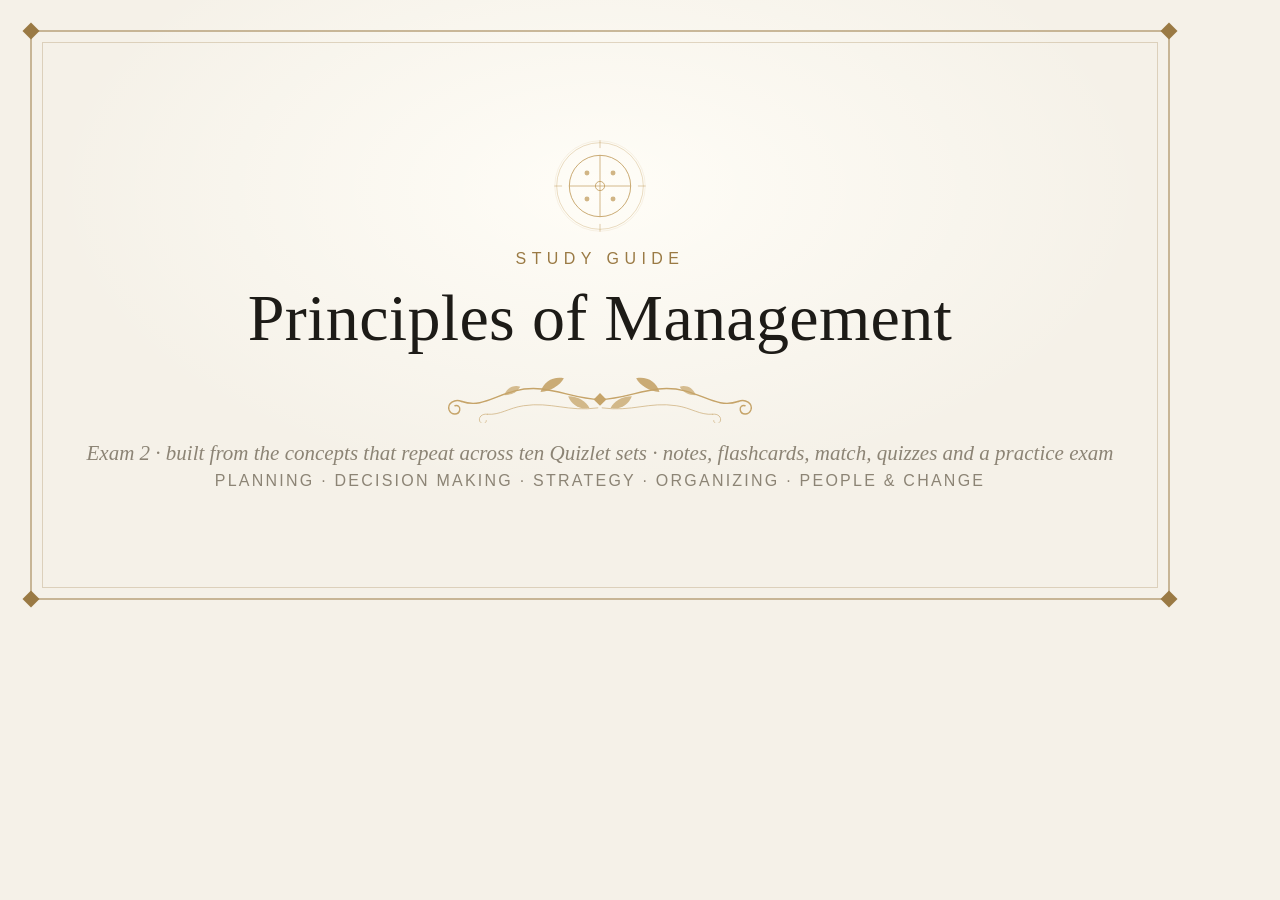
<file: src/preview.html>
<!doctype html>
<html lang="en">
<head>
<meta charset="utf-8">
<title>Management artwork</title>
<style>
:root{--bg:#f5f1e8;--surface:#fffdf7;--ink:#1d1b17;--muted:#8c8475;--gold:#9a7a44;--gold-soft:#c6a469;
  --serif:"Palatino Linotype","Book Antiqua",Palatino,Cambria,"Times New Roman",serif;
  --sans:Optima,Candara,"Segoe UI",-apple-system,"Helvetica Neue",Arial,sans-serif}
html,body{margin:0;height:100%}
body{font-family:var(--serif);color:var(--ink);background:var(--bg);-webkit-font-smoothing:antialiased;overflow:hidden}
.page{position:relative;width:1200px;height:630px;background:var(--bg);background-image:radial-gradient(760px 420px at 50% 30%,#fffdf7 0%,rgba(255,253,247,0) 72%)}
.frame{position:absolute;inset:30px;border:2px solid rgba(154,122,68,.5)}
.frame::before{content:"";position:absolute;inset:10px;border:1px solid rgba(154,122,68,.28)}
.frame .dm{position:absolute;width:12px;height:12px;background:var(--gold);transform:rotate(45deg)}
.frame .dm.tl{left:-7px;top:-7px}.frame .dm.tr{right:-7px;top:-7px}.frame .dm.bl{left:-7px;bottom:-7px}.frame .dm.br{right:-7px;bottom:-7px}
.inner{position:absolute;inset:0;display:flex;flex-direction:column;align-items:center;justify-content:center;text-align:center;padding:0 80px}
.emblem{width:92px;height:92px;color:var(--gold-soft);margin-bottom:18px}
.eyebrow{font-family:var(--sans);font-size:16px;letter-spacing:.34em;text-transform:uppercase;color:var(--gold);margin:0 0 14px}
h1{font-weight:400;font-size:66px;line-height:1.08;margin:0;letter-spacing:.005em}
.orn{color:var(--gold-soft);width:340px;height:auto;margin:22px auto 0;display:block}
.sub{margin:18px 0 0;color:var(--muted);font-style:italic;font-size:21px}
.sub2{margin:6px 0 0;color:var(--muted);font-size:16px;font-family:var(--sans);letter-spacing:.14em;text-transform:uppercase}
body.icon .page{width:512px;height:512px;background-image:radial-gradient(360px 300px at 50% 36%,#fffdf7 0%,rgba(255,253,247,0) 72%)}
body.icon .frame{inset:24px}
body.icon .emblem{width:280px;height:280px;margin:0 0 10px}
body.icon .eyebrow,body.icon h1,body.icon .orn,body.icon .sub,body.icon .sub2{display:none}
.short{display:none}
body.icon .short{display:block;font-family:var(--sans);font-size:26px;letter-spacing:.34em;text-transform:uppercase;color:var(--gold);margin:0 0 0 .34em}
</style>
</head>
<body>
<svg width="0" height="0" style="position:absolute" aria-hidden="true">
  <symbol id="flourish" viewBox="0 0 320 44">
    <g id="flh" fill="none" stroke="currentColor" stroke-width="1.3" stroke-linecap="round">
      <path d="M160 22 C132 22 110 6 80 14 C60 19 48 30 30 24"/>
      <path d="M30 24 c-7-3-14 2-12 8 c2 5 9 5 10 0 c0.6-3-2-5-4.5-4"/>
      <path d="M158 30 C130 34 114 24 88 28 C74 30 66 37 54 36" stroke-width=".8" opacity=".75"/>
      <path d="M54 36 c-5-1-9 3-7 7 c2 3 6 2 6-1" stroke-width=".8" opacity=".75"/>
      <path d="M104 15 c3-10 12-15 22-13 c-4 7-12 12-22 13z" fill="currentColor" stroke="none" opacity=".9"/>
      <path d="M130 19 c3 8 11 13 20 11 c-3-6-10-11-20-11z" fill="currentColor" stroke="none" opacity=".75"/>
      <path d="M70 18 c2-7 9-10 15-8 c-3 5-8 8-15 8z" fill="currentColor" stroke="none" opacity=".7"/>
    </g>
    <use href="#flh" transform="matrix(-1 0 0 1 320 0)"/>
    <path d="M160 16 l6 6-6 6-6-6z" fill="currentColor"/>
  </symbol>
  <symbol id="emblem" viewBox="0 0 120 120">
    <circle cx="60" cy="60" r="59" fill="none" stroke="currentColor" stroke-width=".5" opacity=".35"/>
    <circle cx="60" cy="60" r="56.5" fill="none" stroke="currentColor" stroke-width=".9" opacity=".55"/>
    <circle cx="60" cy="60" r="40" fill="none" stroke="currentColor" stroke-width="1.2"/>
    <g stroke="currentColor" stroke-width="1" stroke-linecap="round"><path d="M60 20v80M20 60h80"/></g>
    <g fill="currentColor" opacity=".8"><circle cx="43" cy="43" r="3.2"/><circle cx="77" cy="43" r="3.2"/><circle cx="43" cy="77" r="3.2"/><circle cx="77" cy="77" r="3.2"/></g>
    <circle cx="60" cy="60" r="6" fill="none" stroke="currentColor" stroke-width="1.2"/>
    <g stroke="currentColor" stroke-width="1" stroke-linecap="round" opacity=".7"><path d="M60 1v9M60 110v9M1 60h9M110 60h9"/></g>
  </symbol>
</svg>
<div class="page">
  <div class="frame"><span class="dm tl"></span><span class="dm tr"></span><span class="dm bl"></span><span class="dm br"></span></div>
  <div class="inner">
    <svg class="emblem" viewBox="0 0 120 120"><use href="#emblem"/></svg>
    <p class="short">MGMT</p>
    <p class="eyebrow">Study Guide</p>
    <h1>Principles of Management</h1>
    <svg class="orn" viewBox="0 0 320 44"><use href="#flourish"/></svg>
    <p class="sub">Exam 2 &middot; built from the concepts that repeat across ten Quizlet sets &middot; notes, flashcards, match, quizzes and a practice exam</p>
    <p class="sub2">planning &middot; decision making &middot; strategy &middot; organizing &middot; people &amp; change</p>
  </div>
</div>
<script>if(/icon/.test(location.search)) document.body.className = "icon";</script>
</body>
</html>
</file>
